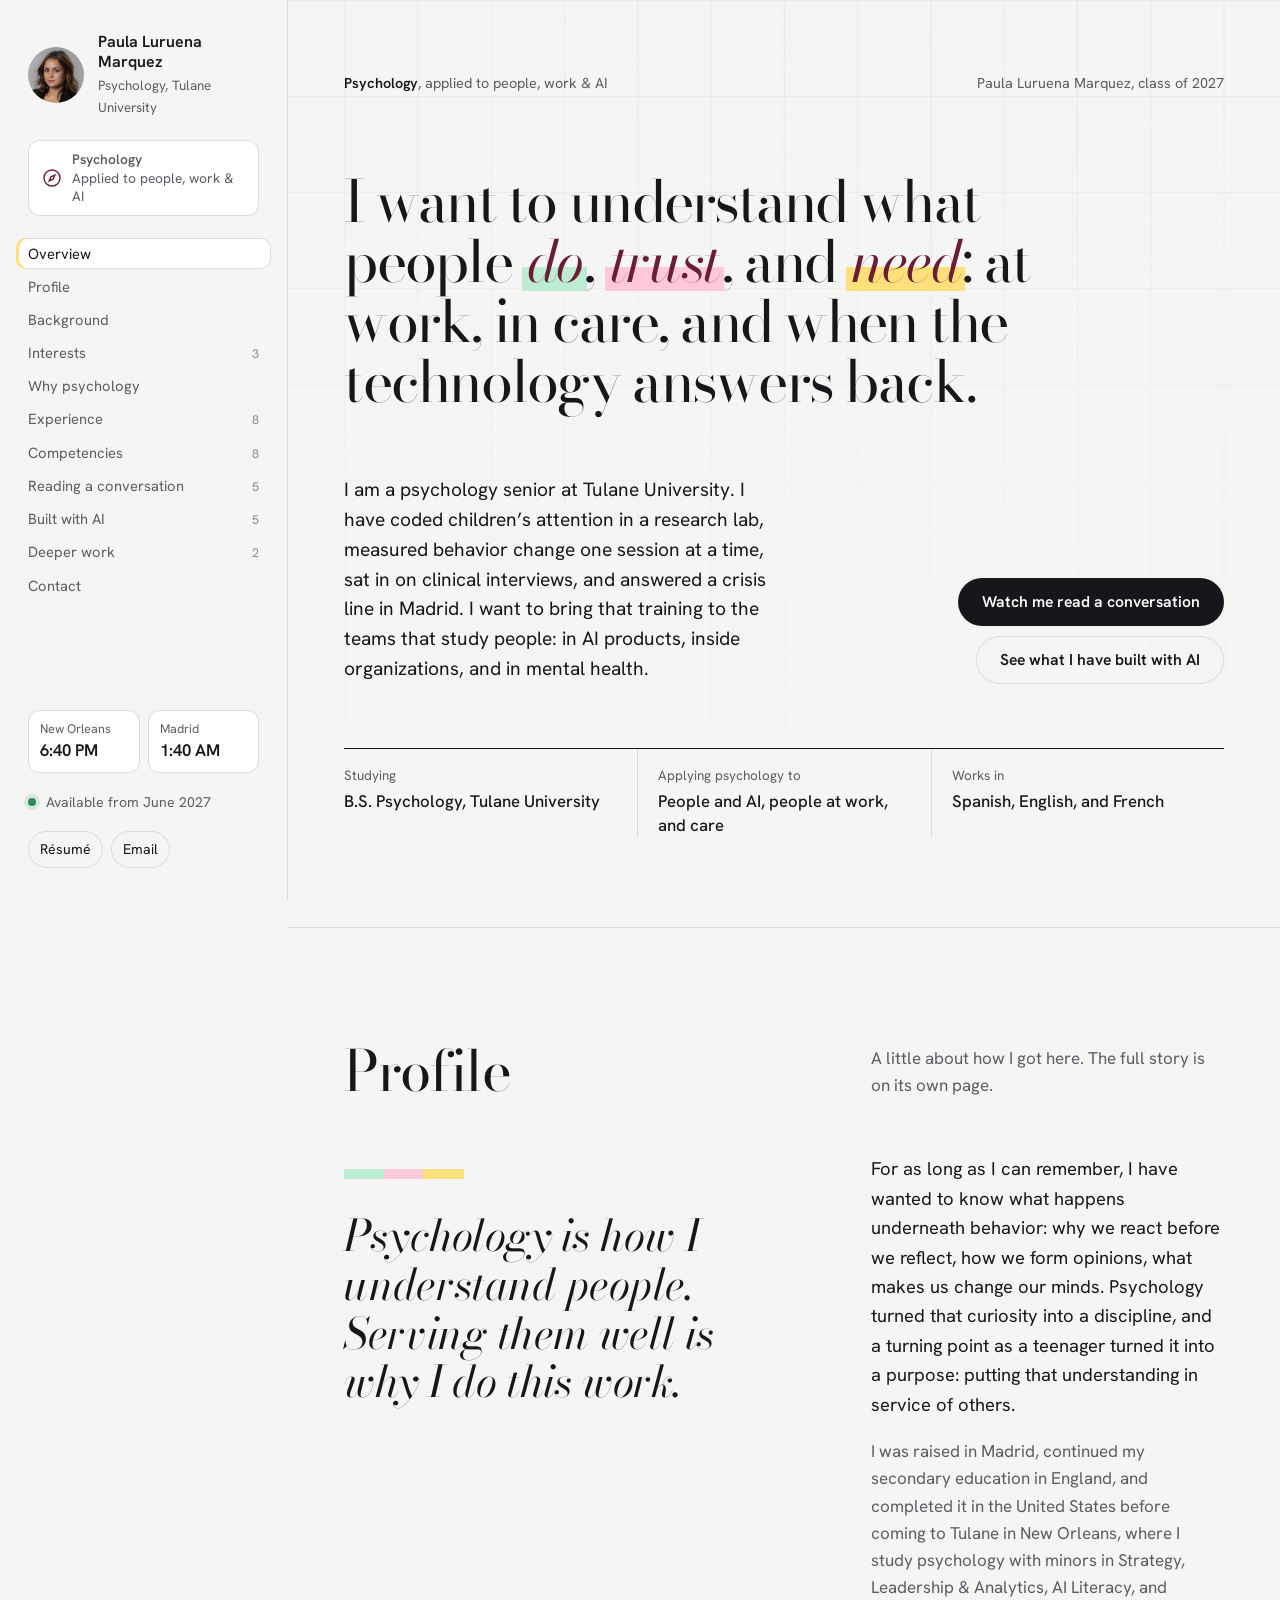
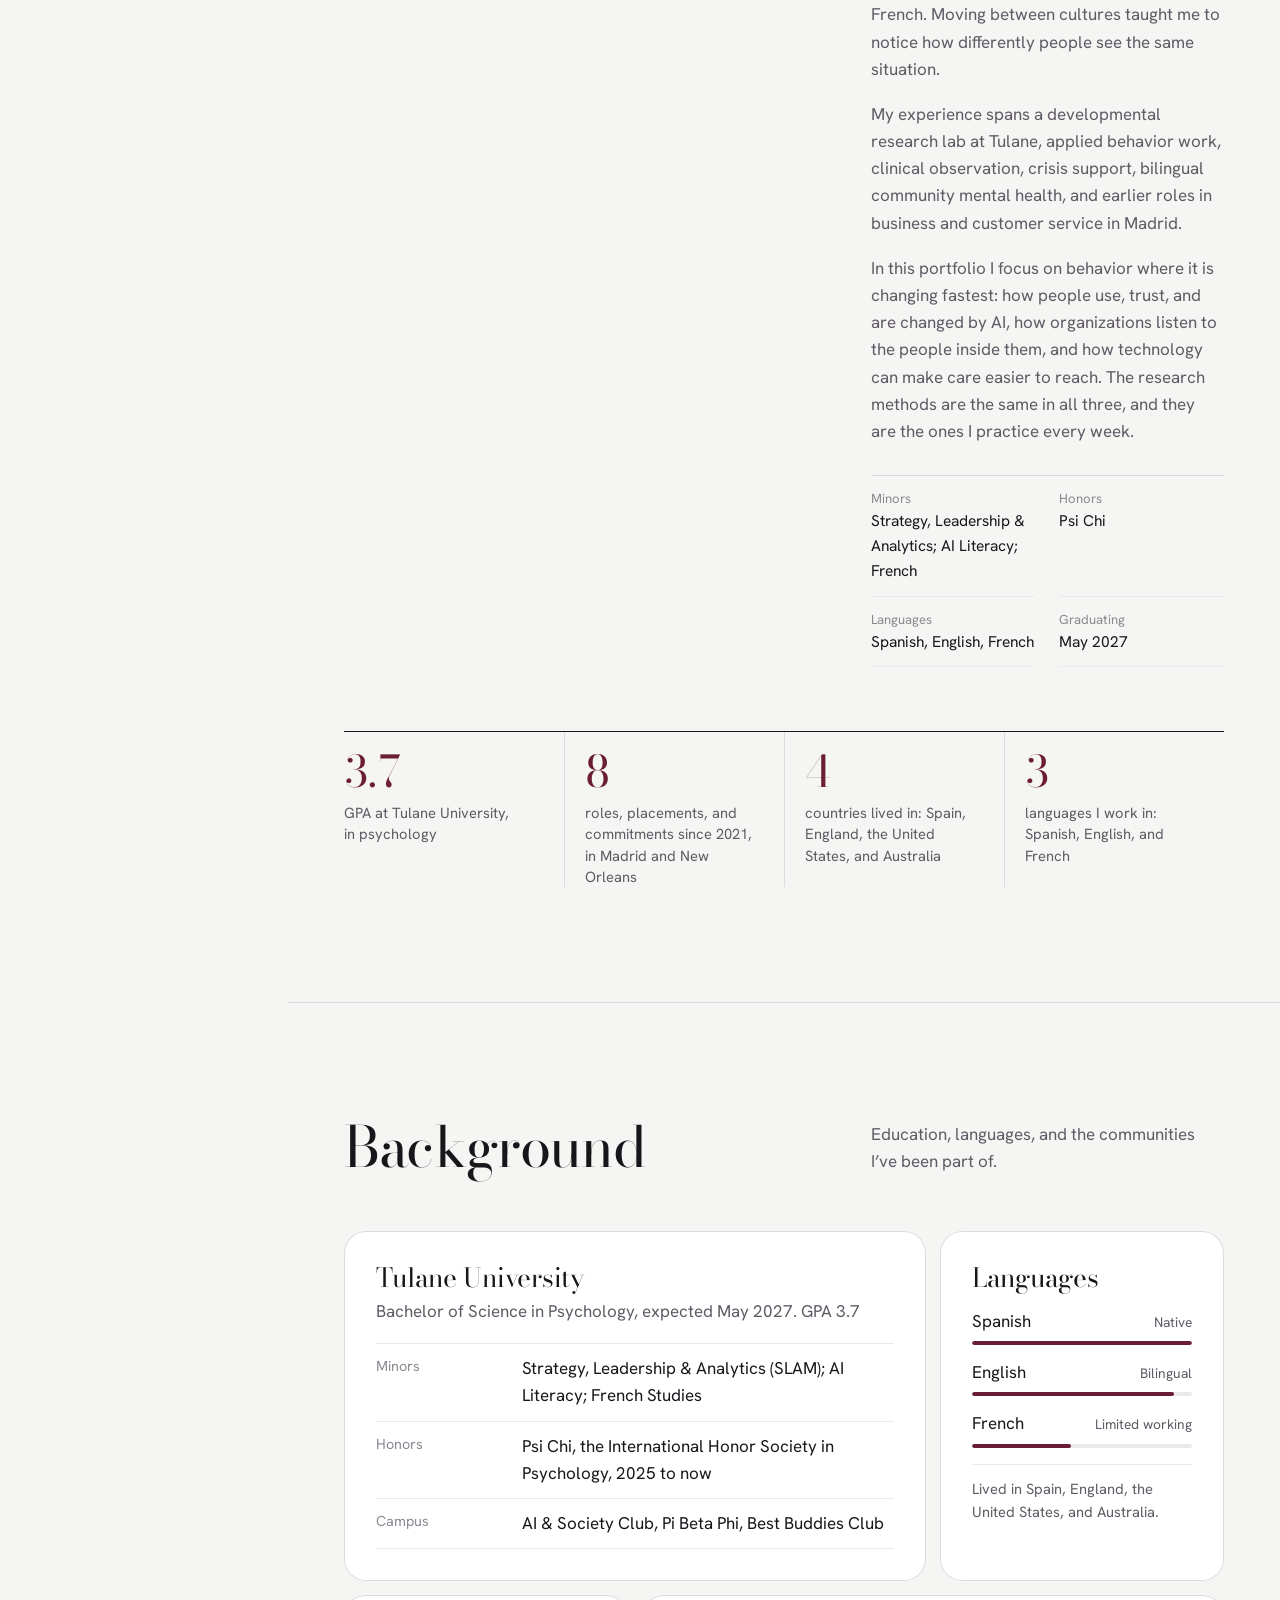
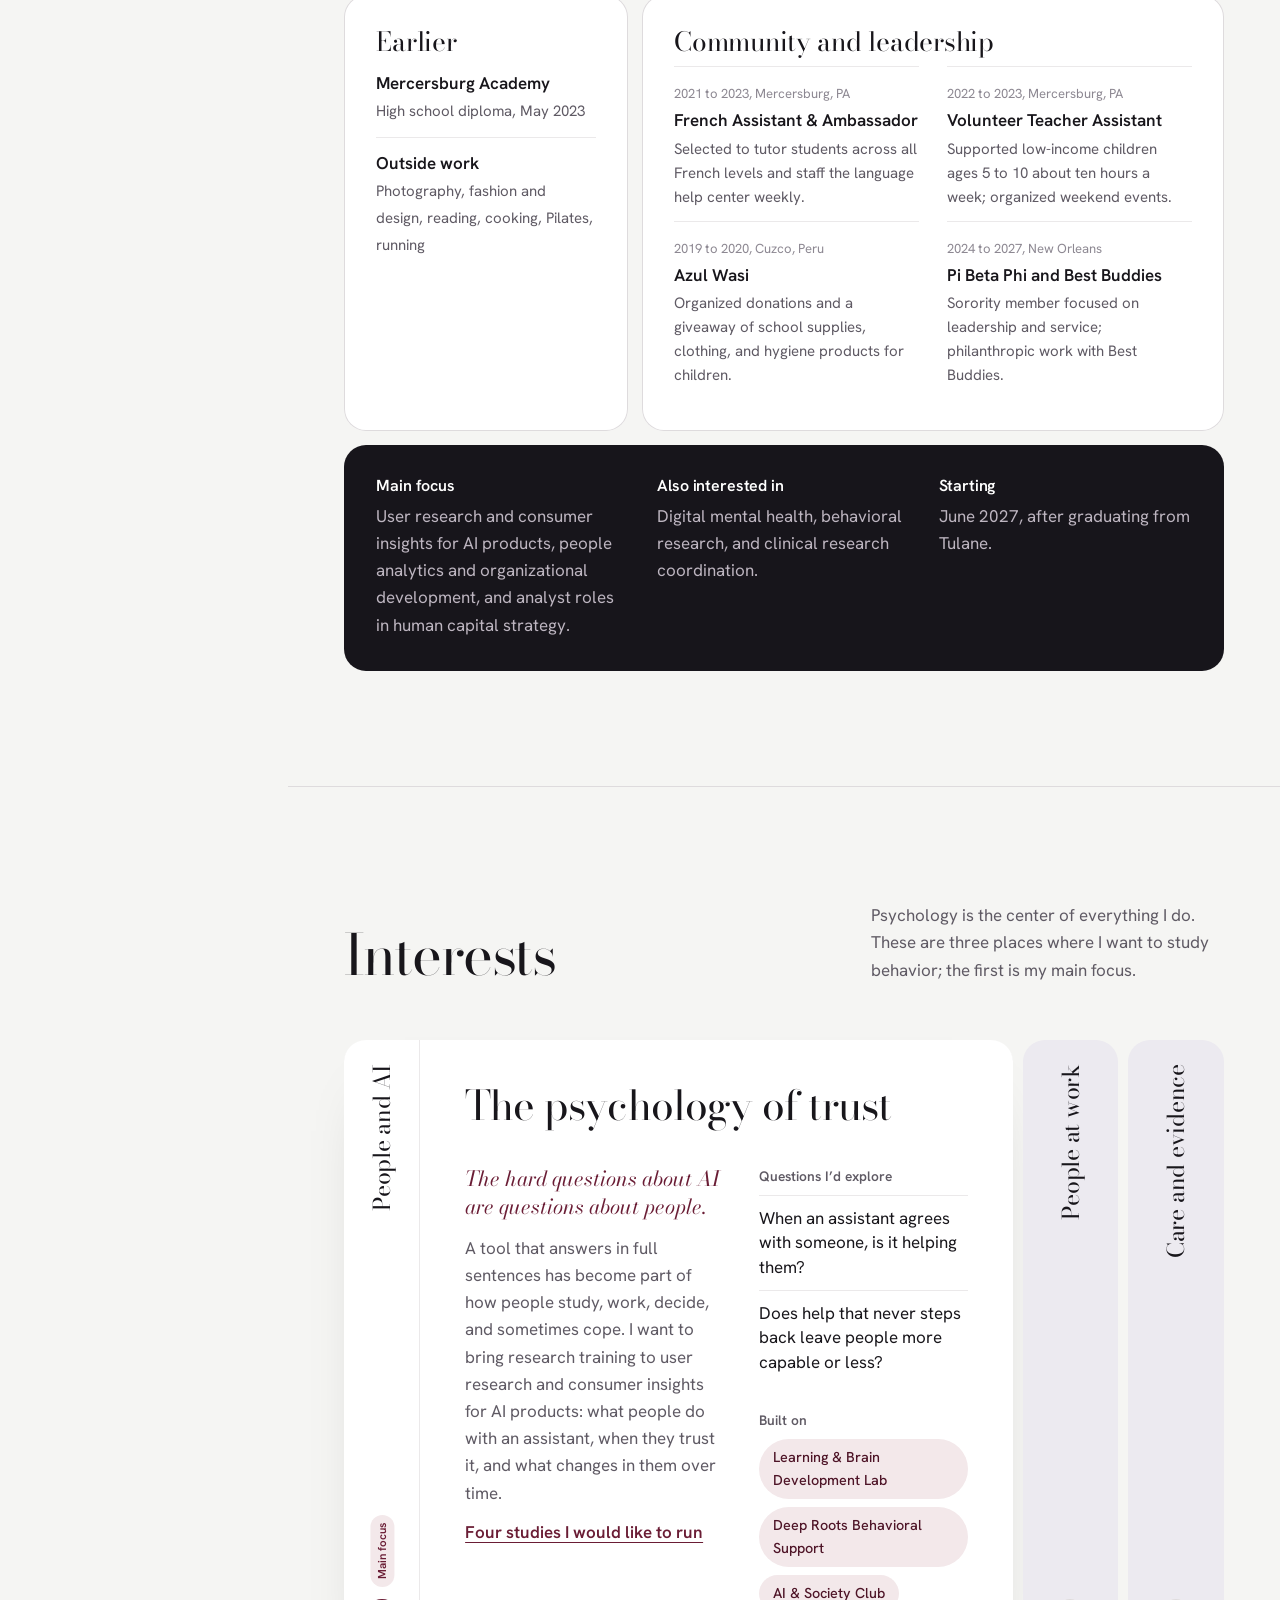
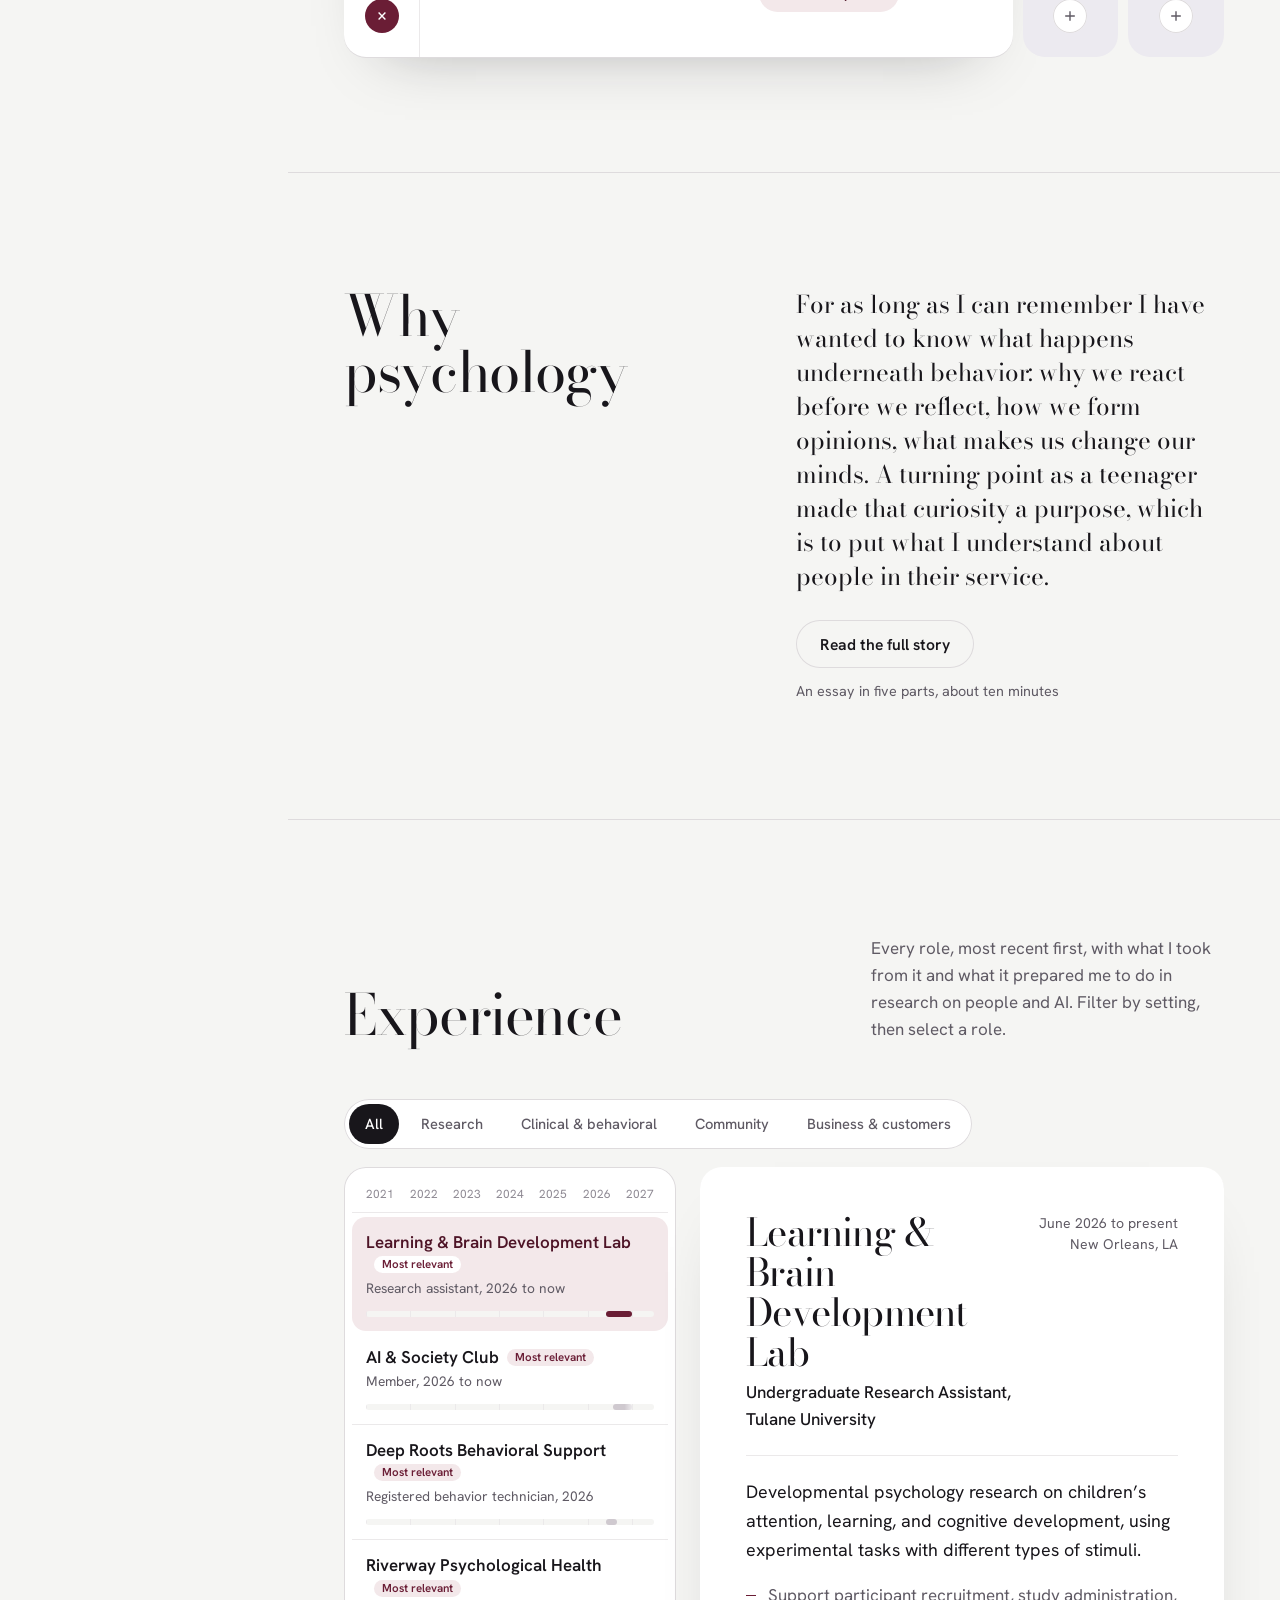
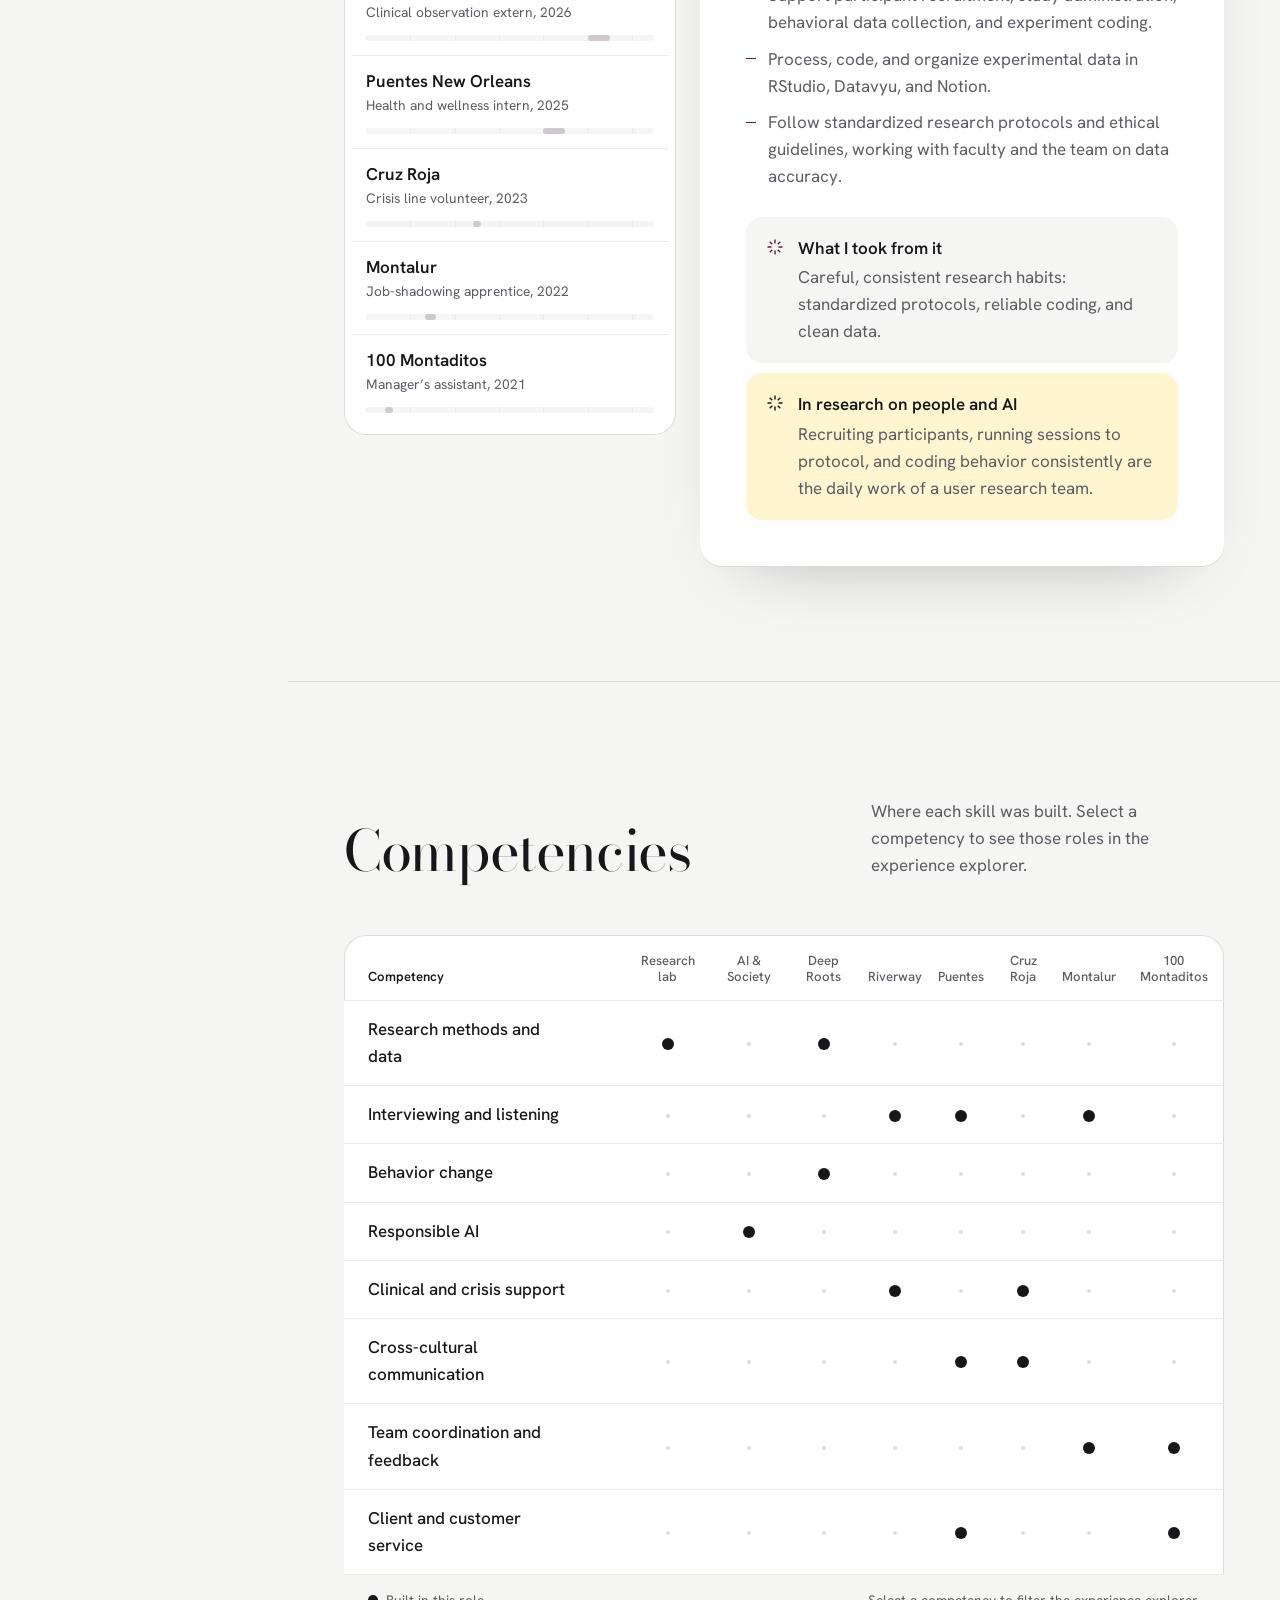
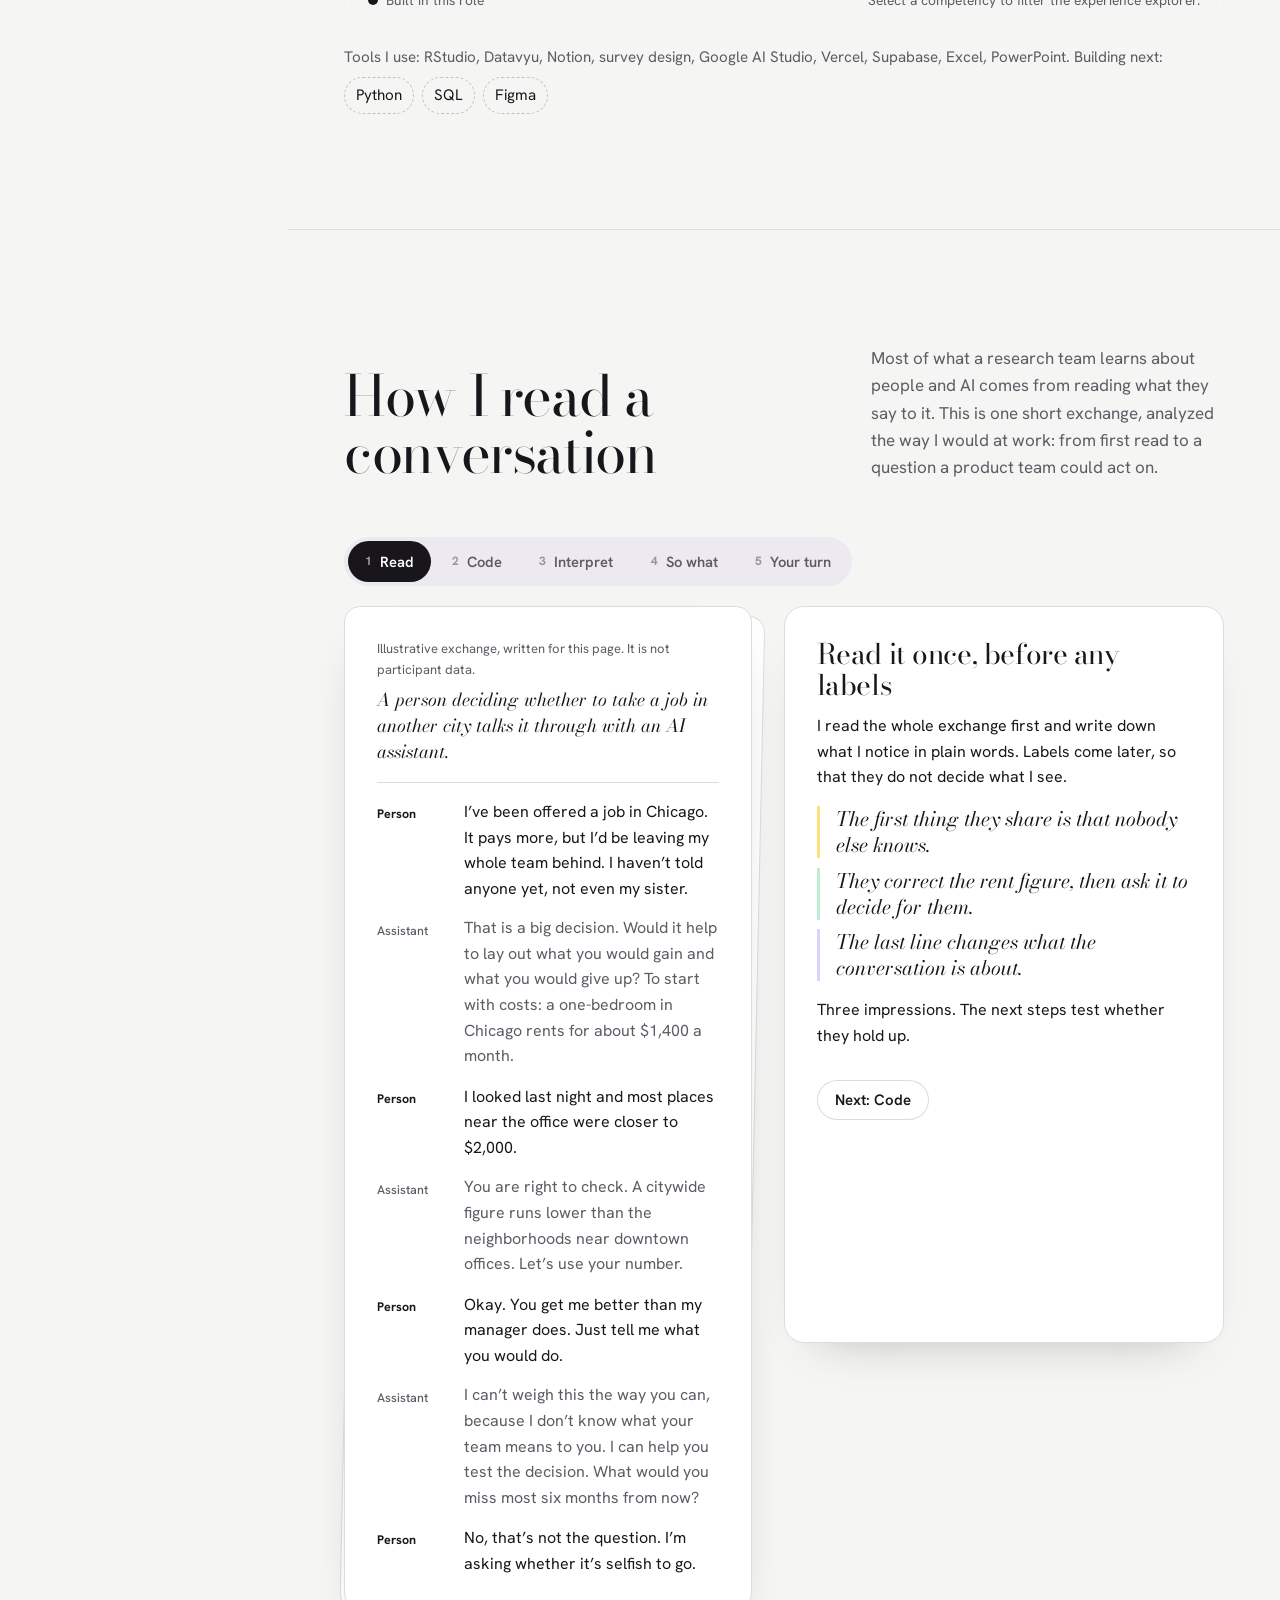
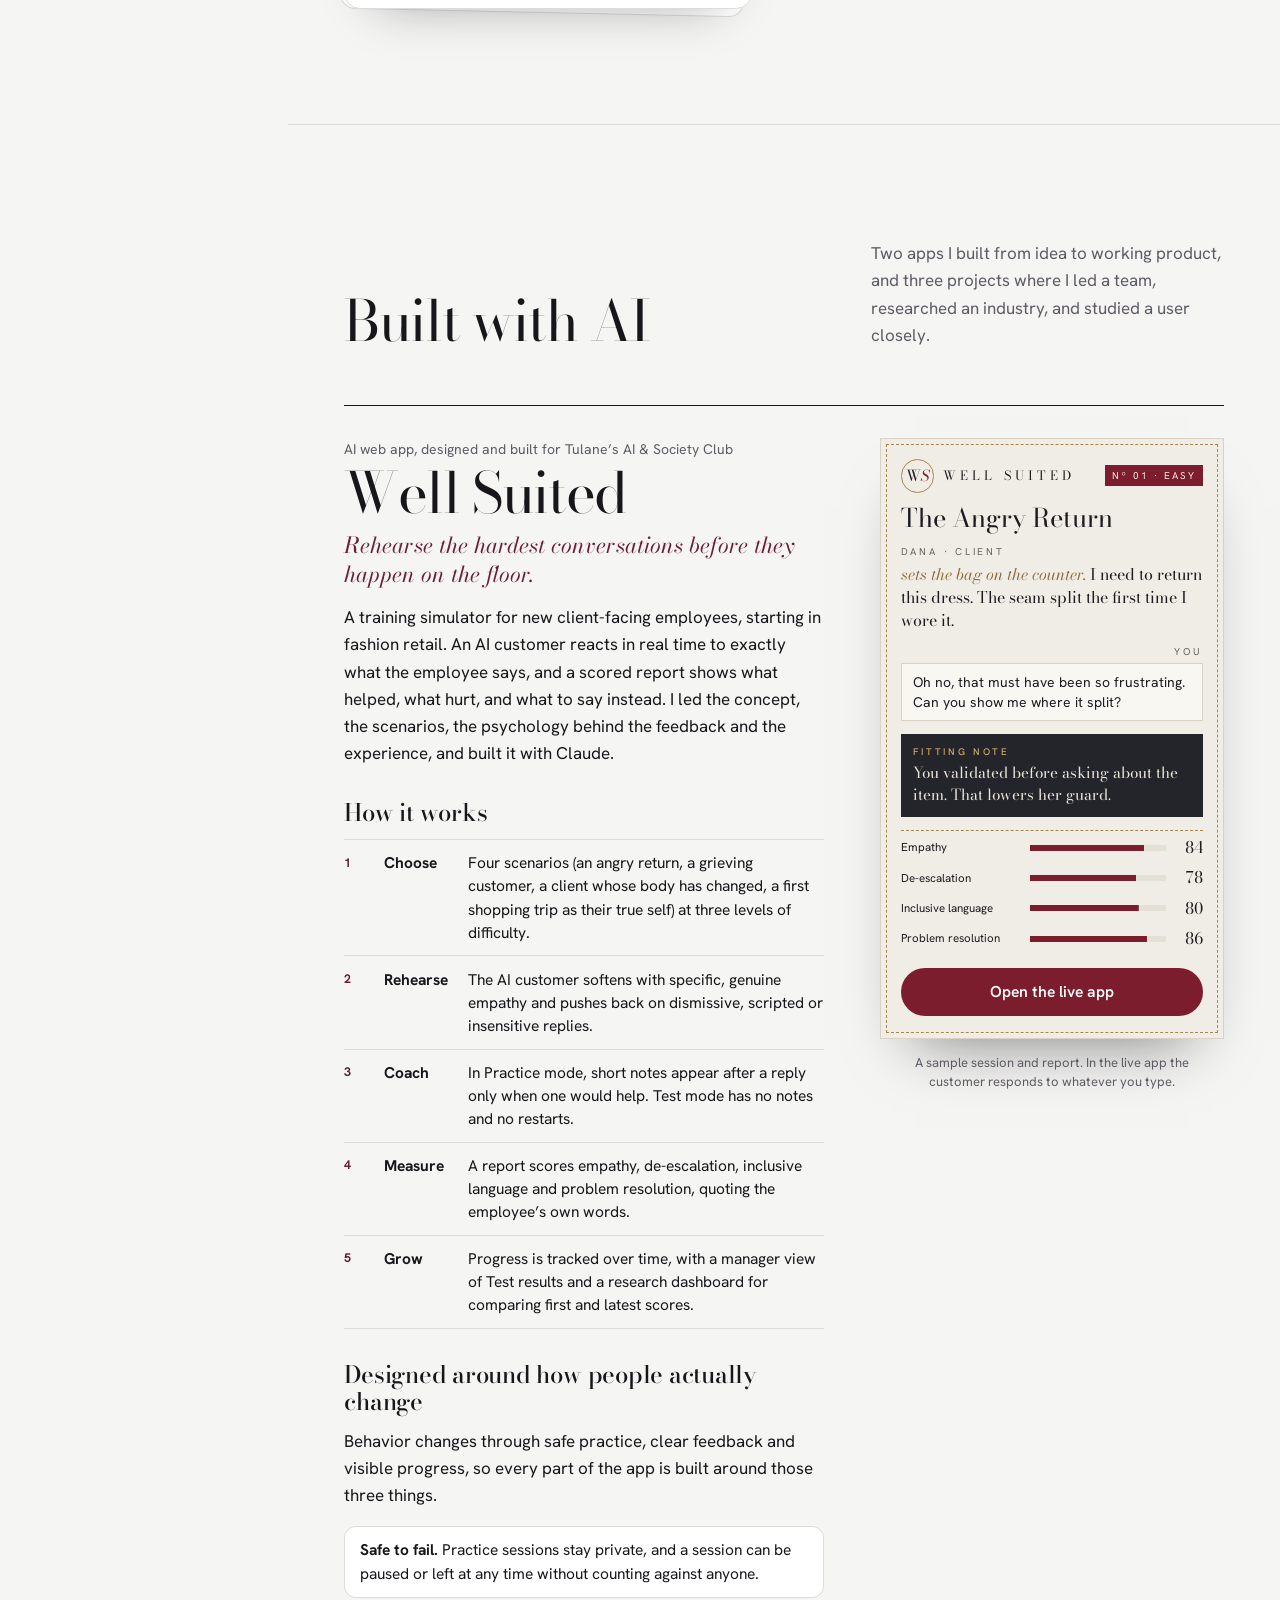
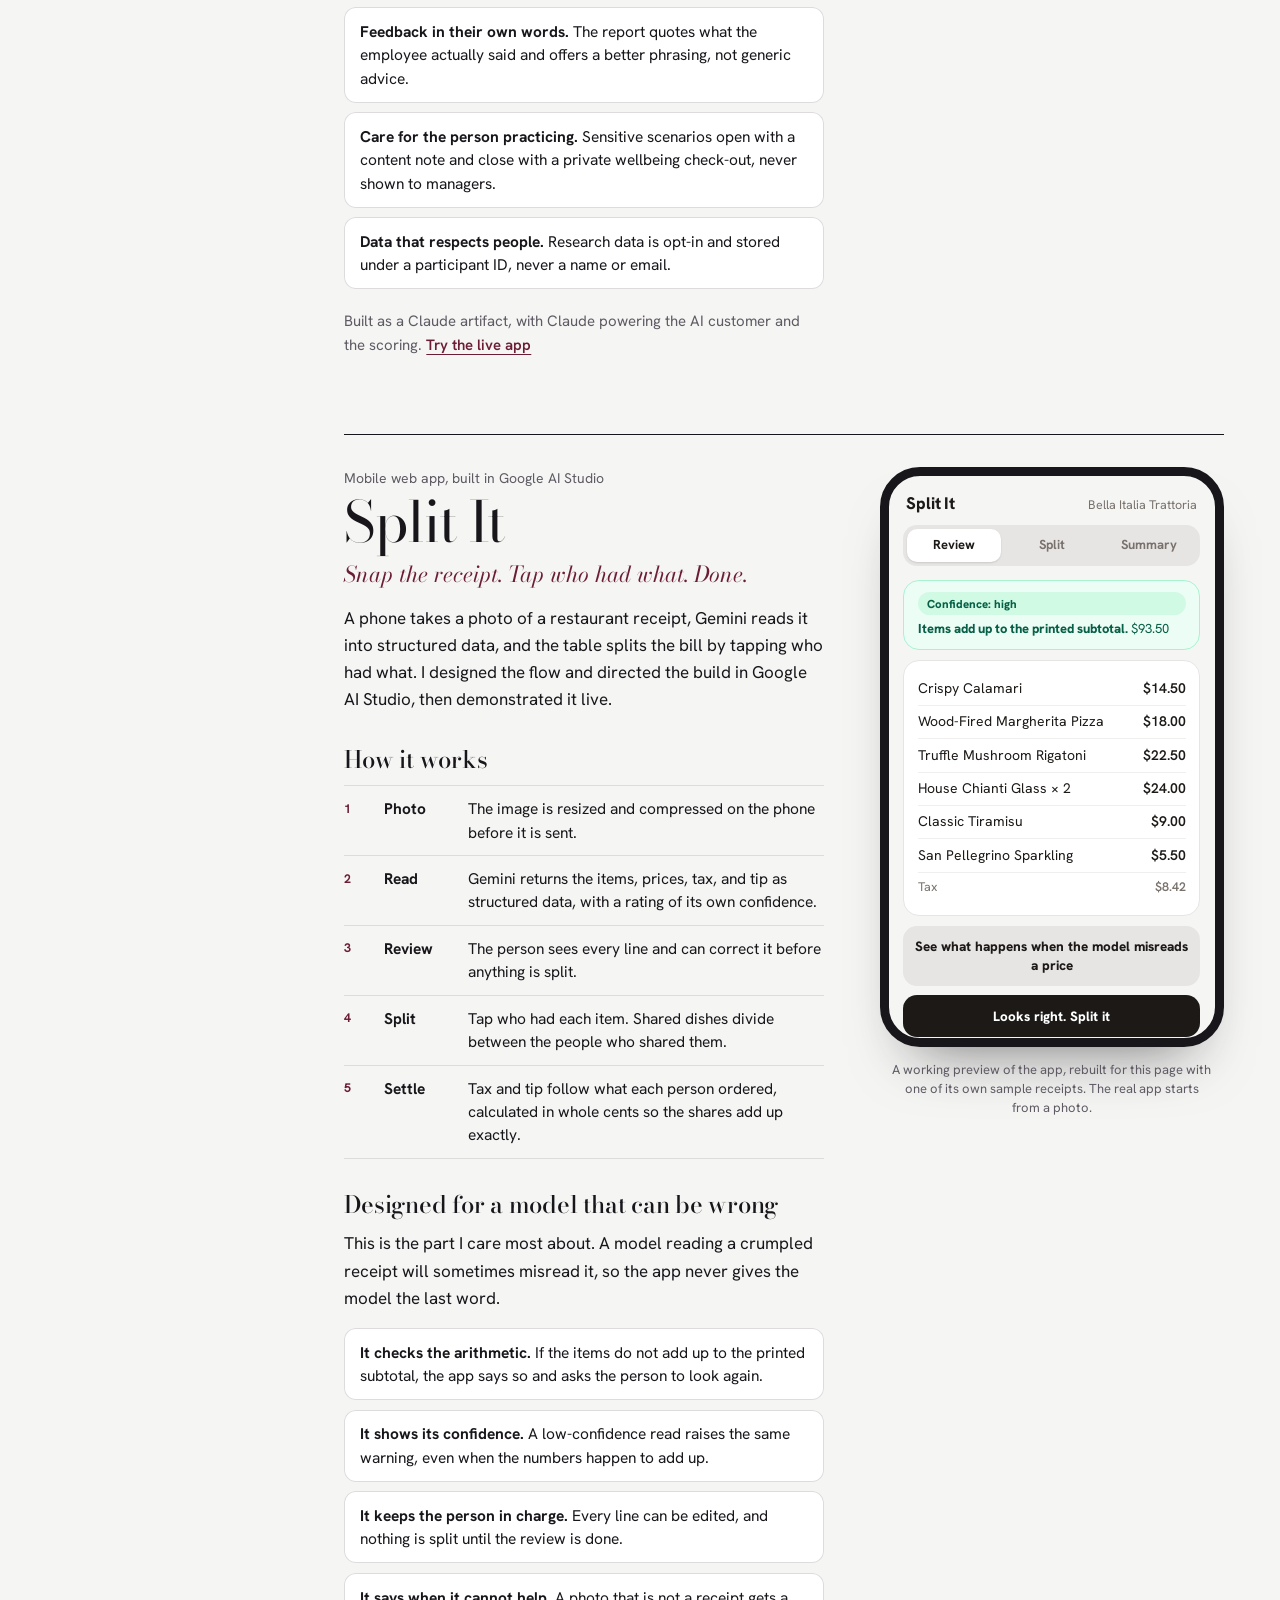
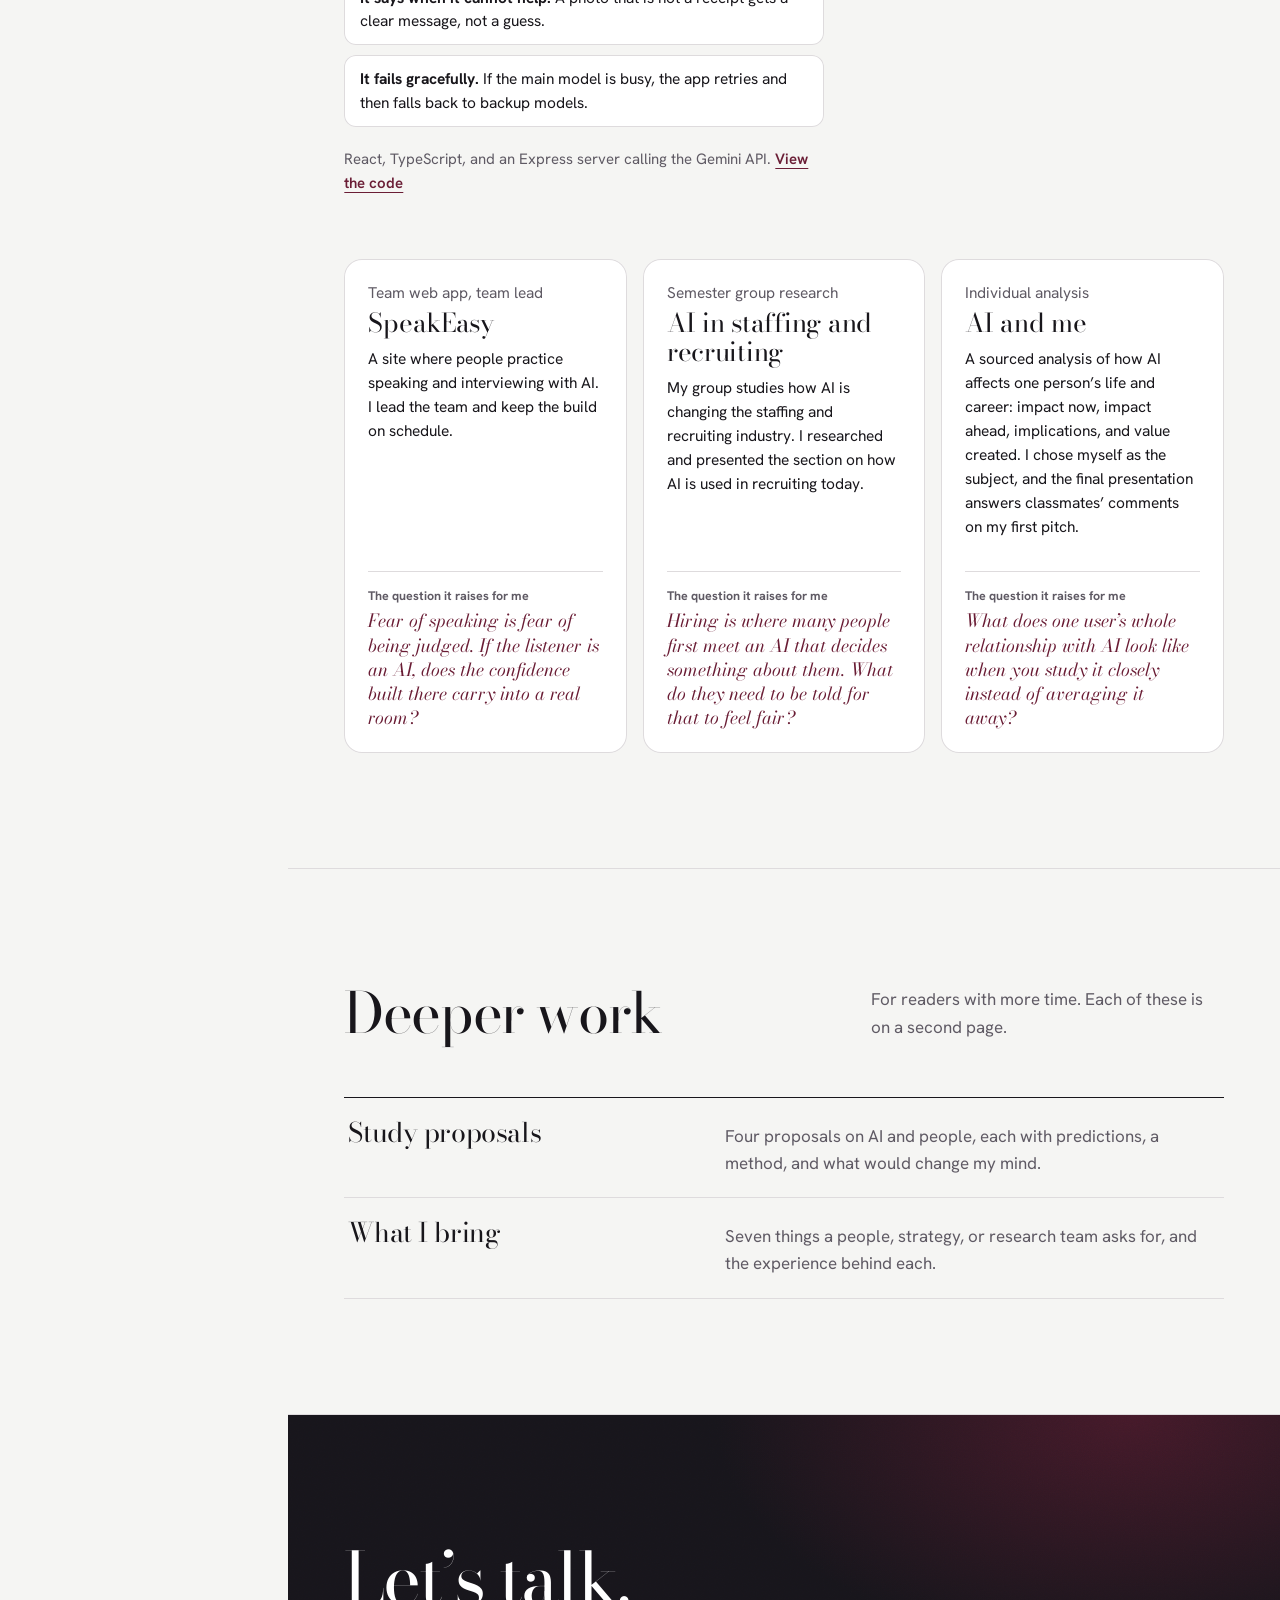
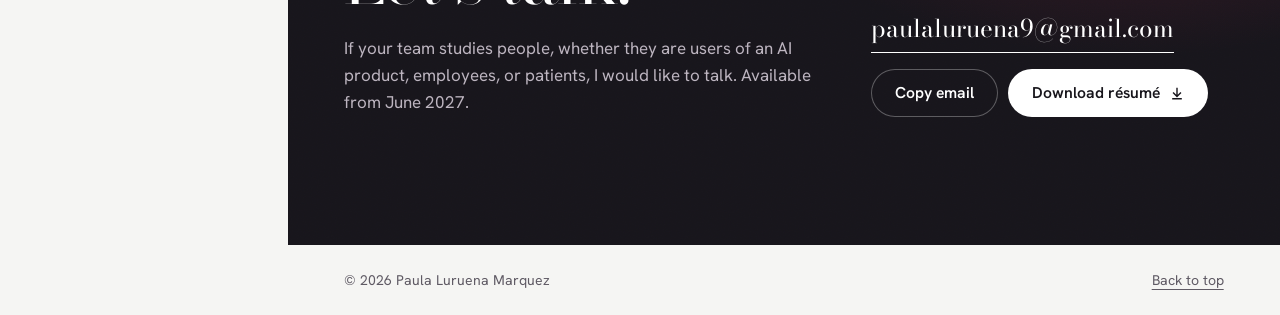
<file: index.html>
<!doctype html>
<html lang="en">
<head>
  <meta charset="UTF-8">
  <meta name="viewport" content="width=device-width, initial-scale=1">
  <meta name="theme-color" content="#f5f5f3">
  <title>Paula Luruena Marquez | Psychology for people, work, and AI</title>
  <meta name="description" content="Portfolio of Paula Luruena Marquez, Tulane psychology senior. Research, clinical, and community experience, applied to how people think, work, and adapt to technology.">
  <meta property="og:title" content="Paula Luruena Marquez | Psychology for people, work, and AI">
  <meta property="og:description" content="Portfolio of Paula Luruena Marquez, Tulane psychology senior. Research, clinical, and community experience, applied to how people think, work, and adapt to technology.">
  <meta property="og:type" content="website">
  <meta property="og:url" content="https://paulaluruena.github.io/Paula_Luruena_Portfolio_BehaviorWorkAI/">
  <link rel="canonical" href="https://paulaluruena.github.io/Paula_Luruena_Portfolio_BehaviorWorkAI/">
  <link rel="icon" type="image/svg+xml" href="data:image/svg+xml,%3Csvg xmlns='http://www.w3.org/2000/svg' viewBox='0 0 64 64'%3E%3Crect width='64' height='64' rx='32' fill='%2318161b'/%3E%3Ctext x='32' y='42' text-anchor='middle' font-family='Didot,Georgia,serif' font-size='26' fill='%23f5f5f3'%3EPL%3C/text%3E%3C/svg%3E">
  <link rel="preload" href="assets/bodoni-moda-latin-opsz-normal.woff2" as="font" type="font/woff2" crossorigin>
  <link rel="preload" href="assets/hanken-grotesk-latin-wght-normal.woff2" as="font" type="font/woff2" crossorigin>
  <link rel="stylesheet" href="styles.css">
  <script>document.documentElement.className = "js";</script>
  <script src="script.js" defer></script>
</head>
<body class="site-behavior">
  <a class="skip-link" href="#main">Skip to content</a>
  <header class="rail">
    <a class="id" href="#top"><img src="assets/paula-avatar.jpg" width="56" height="56" alt="Paula Luruena Marquez"><span><span class="id-name">Paula Luruena Marquez</span><span class="id-role">Psychology, Tulane University</span></span></a>
    <button class="menu-toggle" type="button" aria-controls="drawer" aria-expanded="false"><span>Menu</span></button>
    <div class="rail-drawer" id="drawer">
      <p class="track-label"><svg width="20" height="20" viewBox="0 0 20 20" fill="none" stroke="currentColor" stroke-width="1.4" aria-hidden="true"><circle cx="10" cy="10" r="8"/><path d="m12.8 7.2-1.7 3.9-3.9 1.7 1.7-3.9z"/></svg><span><strong>Psychology</strong><span>Applied to people, work &amp; AI</span></span></p>
      <nav class="rail-nav" id="navigation" aria-label="Sections"><a href="#top">Overview</a><a href="#profile">Profile</a><a href="#background">Background</a><a href="#focus">Interests<small>3</small></a><a href="#story">Why psychology</a><a href="#experience">Experience<small>8</small></a><a href="#competencies">Competencies<small>8</small></a><a href="#reading">Reading a conversation<small>5</small></a><a href="#built">Built with AI<small>5</small></a><a href="#more">Deeper work<small>2</small></a><a href="#contact">Contact</a></nav>
      <div class="rail-foot">
        <div class="clocks"><p class="clock"><span>New Orleans</span><time data-tz="America/Chicago">&nbsp;</time></p><p class="clock"><span>Madrid</span><time data-tz="Europe/Madrid">&nbsp;</time></p></div>
        <p class="status"><i aria-hidden="true"></i>Available from June 2027</p>
        <p class="rail-links"><a href="assets/Paula-Luruena-Marquez-Resume.pdf" download>Résumé</a><a href="mailto:paulaluruena9@gmail.com">Email</a></p>
      </div>
    </div>
  </header>

  <main id="main">
    <section class="hero hero-behavior" id="top" aria-label="Overview">
      <div class="wrap">
        <p class="hero-top"><span><strong>Psychology</strong>, applied to people, work &amp; AI</span><span>Paula Luruena Marquez, class of 2027</span></p>
        <h1 class="say">I want to understand what people <span class="swipe" data-code="checking">do</span>, <span class="swipe" data-code="person">trust</span>, and <span class="swipe" data-code="handover">need</span>: at work, in care, and when the technology answers back.</h1>
        <div class="hero-grid">
          <p class="hero-intro">I am a psychology senior at Tulane University. I have coded children’s attention in a research lab, measured behavior change one session at a time, sat in on clinical interviews, and answered a crisis line in Madrid. I want to bring that training to the teams that study people: in AI products, inside organizations, and in mental health.</p>
          <p class="hero-actions"><a class="button" href="#reading">Watch me read a conversation</a><a class="button button-line" href="#built">See what I have built with AI</a></p>
        </div>
        <dl class="facts">
          <div><dt>Studying</dt><dd>B.S. Psychology, Tulane University</dd></div>
          <div><dt>Applying psychology to</dt><dd>People and AI, people at work, and care</dd></div>
          <div><dt>Works in</dt><dd>Spanish, English, and French</dd></div>
        </dl>
      </div>
    </section>

    <section class="section" id="profile" aria-labelledby="profile-title">
      <div class="wrap">
        <div class="section-head"><h2 id="profile-title">Profile</h2><p>A little about how I got here. The full story is on its own page.</p></div>
        <div class="profile-grid">
          <blockquote class="statement"><p>Psychology is how I understand people. Serving them well is why I do this work.</p></blockquote>
          <div class="bio"><p>For as long as I can remember, I have wanted to know what happens underneath behavior: why we react before we reflect, how we form opinions, what makes us change our minds. Psychology turned that curiosity into a discipline, and a turning point as a teenager turned it into a purpose: putting that understanding in service of others.</p><p>I was raised in Madrid, continued my secondary education in England, and completed it in the United States before coming to Tulane in New Orleans, where I study psychology with minors in Strategy, Leadership &amp; Analytics, AI Literacy, and French. Moving between cultures taught me to notice how differently people see the same situation.</p><p>My experience spans a developmental research lab at Tulane, applied behavior work, clinical observation, crisis support, bilingual community mental health, and earlier roles in business and customer service in Madrid.</p><p>In this portfolio I focus on behavior where it is changing fastest: how people use, trust, and are changed by AI, how organizations listen to the people inside them, and how technology can make care easier to reach. The research methods are the same in all three, and they are the ones I practice every week.</p>
            <dl class="glance">
              <div><dt>Minors</dt><dd>Strategy, Leadership &amp; Analytics; AI Literacy; French</dd></div>
              <div><dt>Honors</dt><dd>Psi Chi</dd></div>
              <div><dt>Languages</dt><dd>Spanish, English, French</dd></div>
              <div><dt>Graduating</dt><dd>May 2027</dd></div>
            </dl>
          </div>
        </div>
        <dl class="record"><div><dt>3.7</dt><dd>GPA at Tulane University, in psychology</dd></div><div><dt>8</dt><dd>roles, placements, and commitments since 2021, in Madrid and New Orleans</dd></div><div><dt>4</dt><dd>countries lived in: Spain, England, the United States, and Australia</dd></div><div><dt>3</dt><dd>languages I work in: Spanish, English, and French</dd></div></dl>
      </div>
    </section>

    <section class="section" id="background" aria-labelledby="background-title">
      <div class="wrap">
        <div class="section-head"><h2 id="background-title">Background</h2><p>Education, languages, and the communities I’ve been part of.</p></div>
        <div class="bento">
          <article class="tile tile-edu">
            <h3>Tulane University</h3><p>Bachelor of Science in Psychology, expected May 2027. GPA 3.7</p>
            <dl class="kv">
              <div><dt>Minors</dt><dd>Strategy, Leadership &amp; Analytics (SLAM); AI Literacy; French Studies</dd></div>
              <div><dt>Honors</dt><dd>Psi Chi, the International Honor Society in Psychology, 2025 to now</dd></div>
              <div><dt>Campus</dt><dd>AI &amp; Society Club, Pi Beta Phi, Best Buddies Club</dd></div>
            </dl>
          </article>
          <article class="tile tile-lang">
            <h3>Languages</h3>
            <ul class="langs">
              <li><span>Spanish</span><span class="lvl">Native</span><span class="bar"><i style="--v:100%"></i></span></li>
              <li><span>English</span><span class="lvl">Bilingual</span><span class="bar"><i style="--v:92%"></i></span></li>
              <li><span>French</span><span class="lvl">Limited working</span><span class="bar"><i style="--v:45%"></i></span></li>
            </ul>
            <p class="lived">Lived in Spain, England, the United States, and Australia.</p>
          </article>
          <article class="tile tile-earlier">
            <h3>Earlier</h3>
            <ul class="earlier-list">
              <li><strong>Mercersburg Academy</strong><span>High school diploma, May 2023</span></li>
              <li><strong>Outside work</strong><span>Photography, fashion and design, reading, cooking, Pilates, running</span></li>
            </ul>
          </article>
          <article class="tile tile-community">
            <h3>Community and leadership</h3>
            <ul class="community-list">
              <li><span class="when">2021 to 2023, Mercersburg, PA</span><strong>French Assistant &amp; Ambassador</strong><p>Selected to tutor students across all French levels and staff the language help center weekly.</p></li>
              <li><span class="when">2022 to 2023, Mercersburg, PA</span><strong>Volunteer Teacher Assistant</strong><p>Supported low-income children ages 5 to 10 about ten hours a week; organized weekend events.</p></li>
              <li><span class="when">2019 to 2020, Cuzco, Peru</span><strong>Azul Wasi</strong><p>Organized donations and a giveaway of school supplies, clothing, and hygiene products for children.</p></li>
              <li><span class="when">2024 to 2027, New Orleans</span><strong>Pi Beta Phi and Best Buddies</strong><p>Sorority member focused on leadership and service; philanthropic work with Best Buddies.</p></li>
            </ul>
          </article>
          <div class="tile tile-targets"><div><h3>Main focus</h3><p>User research and consumer insights for AI products, people analytics and organizational development, and analyst roles in human capital strategy.</p></div><div><h3>Also interested in</h3><p>Digital mental health, behavioral research, and clinical research coordination.</p></div><div><h3>Starting</h3><p>June 2027, after graduating from Tulane.</p></div></div>
        </div>
      </div>
    </section>

    <section class="section" id="focus" aria-labelledby="focus-title">
      <div class="wrap">
        <div class="section-head"><h2 id="focus-title">Interests</h2><p>Psychology is the center of everything I do. These are three places where I want to study behavior; the first is my main focus.</p></div>
        <div class="panels "><div class="panel is-open">
            <button class="panel-toggle" type="button" aria-expanded="true" aria-controls="focus-0"><span class="vlabel">People and AI</span><span class="primary-tag">Main focus</span><span class="glyph"><svg width="14" height="14" viewBox="0 0 16 16" fill="none" stroke="currentColor" stroke-width="1.6" aria-hidden="true"><path d="M8 2.5v11M2.5 8h11"/></svg></span></button>
            <div class="panel-body" id="focus-0" role="region" aria-label="People and AI">
              <h3>The psychology of trust</h3>
              <div class="panel-copy"><p class="panel-lead">The hard questions about AI are questions about people.</p><p>A tool that answers in full sentences has become part of how people study, work, decide, and sometimes cope. I want to bring research training to user research and consumer insights for AI products: what people do with an assistant, when they trust it, and what changes in them over time.</p><p><a class="text-link" href="depth.html#proposals">Four studies I would like to run</a></p></div>
              <div class="panel-aside"><h4>Questions I’d explore</h4><ul><li>When an assistant agrees with someone, is it helping them?</li><li>Does help that never steps back leave people more capable or less?</li></ul><h4>Built on</h4><div class="chips"><a class="chip-link" href="#r-lab">Learning &amp; Brain Development Lab</a><a class="chip-link" href="#r-deeproots">Deep Roots Behavioral Support</a><a class="chip-link" href="#r-aiclub">AI &amp; Society Club</a></div></div>
            </div>
          </div><div class="panel">
            <button class="panel-toggle" type="button" aria-expanded="false" aria-controls="focus-1"><span class="vlabel">People at work</span><span class="glyph"><svg width="14" height="14" viewBox="0 0 16 16" fill="none" stroke="currentColor" stroke-width="1.6" aria-hidden="true"><path d="M8 2.5v11M2.5 8h11"/></svg></span></button>
            <div class="panel-body" id="focus-1" role="region" aria-label="People at work">
              <h3>The psychology of work</h3>
              <div class="panel-copy"><p class="panel-lead">Organizations learn the most by listening to their people.</p><p>I want to explore behavior at work: why people stay, grow, or leave, how fair assessment, honest feedback, and good training help teams thrive, and what makes a change take hold instead of stalling. This is where industrial-organizational psychology meets strategy.</p><p><a class="text-link" href="depth.html#fit">What I bring to a team</a></p></div>
              <div class="panel-aside"><h4>Questions I’d explore</h4><ul><li>Which early signals predict turnover, and what actually changes them?</li><li>What makes employees trust an AI tool enough to change how they work?</li></ul><h4>Built on</h4><div class="chips"><a class="chip-link" href="#r-montalur">Montalur</a><a class="chip-link" href="#r-lab">Learning &amp; Brain Development Lab</a><a class="chip-link" href="#r-deeproots">Deep Roots Behavioral Support</a></div></div>
            </div>
          </div><div class="panel">
            <button class="panel-toggle" type="button" aria-expanded="false" aria-controls="focus-2"><span class="vlabel">Care and evidence</span><span class="glyph"><svg width="14" height="14" viewBox="0 0 16 16" fill="none" stroke="currentColor" stroke-width="1.6" aria-hidden="true"><path d="M8 2.5v11M2.5 8h11"/></svg></span></button>
            <div class="panel-body" id="focus-2" role="region" aria-label="Care and evidence">
              <h3>The psychology of support</h3>
              <div class="panel-copy"><p class="panel-lead">Technology can widen access to care, if it understands people.</p><p>I want to explore how people behave with mental health tools: what makes them open up, trust, and come back, and how AI can help while staying evidence-based, private, and humane. My clinical and research training is where this started, and good care still depends on good questions and clean data.</p></div>
              <div class="panel-aside"><h4>Questions I’d explore</h4><ul><li>How should a tool recognize a crisis and connect someone to a human quickly?</li><li>What makes people trust, or stop trusting, a mental health app?</li></ul><h4>Built on</h4><div class="chips"><a class="chip-link" href="#r-riverway">Riverway Psychological Health</a><a class="chip-link" href="#r-cruzroja">Cruz Roja</a><a class="chip-link" href="#r-puentes">Puentes New Orleans</a></div></div>
            </div>
          </div></div>
      </div>
    </section>

    <section class="section" id="story" aria-labelledby="story-title">
      <div class="wrap teaser">
        <h2 id="story-title">Why psychology</h2>
        <div><p>For as long as I can remember I have wanted to know what happens underneath behavior: why we react before we reflect, how we form opinions, what makes us change our minds. A turning point as a teenager made that curiosity a purpose, which is to put what I understand about people in their service.</p>
        <p><a class="button button-line" href="story.html">Read the full story</a><span class="teaser-meta">An essay in five parts, about ten minutes</span></p></div>
      </div>
    </section>

    <section class="section" id="experience" aria-labelledby="experience-title">
      <div class="wrap">
        <div class="section-head"><h2 id="experience-title">Experience</h2><p>Every role, most recent first, with what I took from it and what it prepared me to do in research on people and AI. Filter by setting, then select a role.</p></div>
        <div class="explorer">
          <div class="explorer-tools">
            <div class="filters" role="group" aria-label="Filter roles"><button type="button" data-filter="all" aria-pressed="true">All</button><button type="button" data-filter="research" aria-pressed="false">Research</button><button type="button" data-filter="clinical" aria-pressed="false">Clinical &amp; behavioral</button><button type="button" data-filter="community" aria-pressed="false">Community</button><button type="button" data-filter="business" aria-pressed="false">Business &amp; customers</button></div>
            <p class="filter-status" role="status" hidden><span></span><button type="button">Show all</button></p>
          </div>
          <div class="explorer-body">
            <div class="role-list">
              <p class="axis" aria-hidden="true"><span>2021</span><span>2022</span><span>2023</span><span>2024</span><span>2025</span><span>2026</span><span>2027</span></p>
              <ul class="role-nav" aria-label="Roles"><li><button type="button" data-role="r-lab" data-cats="research" data-skills="research"><strong>Learning &amp; Brain Development Lab<em class="rel">Most relevant</em></strong><span class="sub">Research assistant, 2026 to now</span><span class="track" aria-hidden="true"><b class="ongoing" data-start="2026-06" style="--s:83.33%;--w:6.41%"></b></span></button></li><li><button type="button" data-role="r-aiclub" data-cats="research community" data-skills="ai"><strong>AI &amp; Society Club<em class="rel">Most relevant</em></strong><span class="sub">Member, 2026 to now</span><span class="track" aria-hidden="true"><b class="ongoing" data-start="2026-08" style="--s:85.90%;--w:3.85%"></b></span></button></li><li><button type="button" data-role="r-deeproots" data-cats="clinical" data-skills="research behavior"><strong>Deep Roots Behavioral Support<em class="rel">Most relevant</em></strong><span class="sub">Registered behavior technician, 2026</span><span class="track" aria-hidden="true"><b style="--s:83.33%;--w:3.85%"></b></span></button></li><li><button type="button" data-role="r-riverway" data-cats="clinical" data-skills="interviewing clinical"><strong>Riverway Psychological Health<em class="rel">Most relevant</em></strong><span class="sub">Clinical observation extern, 2026</span><span class="track" aria-hidden="true"><b style="--s:76.92%;--w:7.69%"></b></span></button></li><li><button type="button" data-role="r-puentes" data-cats="community" data-skills="interviewing service culture"><strong>Puentes New Orleans</strong><span class="sub">Health and wellness intern, 2025</span><span class="track" aria-hidden="true"><b style="--s:61.54%;--w:7.69%"></b></span></button></li><li><button type="button" data-role="r-cruzroja" data-cats="community clinical" data-skills="culture clinical"><strong>Cruz Roja</strong><span class="sub">Crisis line volunteer, 2023</span><span class="track" aria-hidden="true"><b style="--s:37.18%;--w:2.56%"></b></span></button></li><li><button type="button" data-role="r-montalur" data-cats="business" data-skills="interviewing leadership"><strong>Montalur</strong><span class="sub">Job-shadowing apprentice, 2022</span><span class="track" aria-hidden="true"><b style="--s:20.51%;--w:3.85%"></b></span></button></li><li><button type="button" data-role="r-montaditos" data-cats="business" data-skills="service leadership"><strong>100 Montaditos</strong><span class="sub">Manager’s assistant, 2021</span><span class="track" aria-hidden="true"><b style="--s:6.41%;--w:2.56%"></b></span></button></li></ul>
            </div>
            <div class="role-panels">
              <article class="role-panel" id="r-lab" tabindex="-1">
                <div class="role-head"><h3>Learning &amp; Brain Development Lab</h3><p class="title">Undergraduate Research Assistant, Tulane University</p><p class="meta">June 2026 to present<br>New Orleans, LA</p></div>
                <p class="role-summary">Developmental psychology research on children’s attention, learning, and cognitive development, using experimental tasks with different types of stimuli.</p>
                <ul><li>Support participant recruitment, study administration, behavioral data collection, and experiment coding.</li><li>Process, code, and organize experimental data in RStudio, Datavyu, and Notion.</li><li>Follow standardized research protocols and ethical guidelines, working with faculty and the team on data accuracy.</li></ul>
                <div class="note"><svg width="18" height="18" viewBox="0 0 18 18" fill="none" stroke="currentColor" stroke-width="1.4" aria-hidden="true"><path d="M9 1.5v4M9 12.5v4M1.5 9h4M12.5 9h4M3.7 3.7l2.6 2.6M11.7 11.7l2.6 2.6M3.7 14.3l2.6-2.6M11.7 6.3l2.6-2.6"/></svg><div><strong>What I took from it</strong><p>Careful, consistent research habits: standardized protocols, reliable coding, and clean data.</p></div></div>
                <div class="note note-alt"><svg width="18" height="18" viewBox="0 0 18 18" fill="none" stroke="currentColor" stroke-width="1.4" aria-hidden="true"><path d="M9 1.5v4M9 12.5v4M1.5 9h4M12.5 9h4M3.7 3.7l2.6 2.6M11.7 11.7l2.6 2.6M3.7 14.3l2.6-2.6M11.7 6.3l2.6-2.6"/></svg><div><strong>In research on people and AI</strong><p>Recruiting participants, running sessions to protocol, and coding behavior consistently are the daily work of a user research team.</p></div></div>
              </article><article class="role-panel" id="r-aiclub" tabindex="-1">
                <div class="role-head"><h3>AI &amp; Society Club</h3><p class="title">Member, Tulane University</p><p class="meta">August 2026 to present<br>New Orleans, LA</p></div>
                <p class="role-summary">Discussions, speaker events, and workshops on the ethical, social, and psychological side of artificial intelligence.</p>
                <ul><li>Explore how emerging technologies shape human behavior and society.</li><li>Work with peers across disciplines on responsible AI, including bias, privacy, and human–AI interaction.</li><li>Connect AI policy and ethics to psychology coursework.</li></ul>
                <div class="note"><svg width="18" height="18" viewBox="0 0 18 18" fill="none" stroke="currentColor" stroke-width="1.4" aria-hidden="true"><path d="M9 1.5v4M9 12.5v4M1.5 9h4M12.5 9h4M3.7 3.7l2.6 2.6M11.7 11.7l2.6 2.6M3.7 14.3l2.6-2.6M11.7 6.3l2.6-2.6"/></svg><div><strong>What I took from it</strong><p>A working understanding of how AI shapes behavior, and of the questions around bias, privacy, and trust.</p></div></div>
                <div class="note note-alt"><svg width="18" height="18" viewBox="0 0 18 18" fill="none" stroke="currentColor" stroke-width="1.4" aria-hidden="true"><path d="M9 1.5v4M9 12.5v4M1.5 9h4M12.5 9h4M3.7 3.7l2.6 2.6M11.7 11.7l2.6 2.6M3.7 14.3l2.6-2.6M11.7 6.3l2.6-2.6"/></svg><div><strong>In research on people and AI</strong><p>Practice arguing about bias, privacy, and trust with engineers, policy students, and philosophers who see the problem differently.</p></div></div>
              </article><article class="role-panel" id="r-deeproots" tabindex="-1">
                <div class="role-head"><h3>Deep Roots Behavioral Support</h3><p class="title">Registered Behavior Technician</p><p class="meta">June to August 2026<br>New Orleans, LA</p></div>
                <p class="role-summary">Individualized Applied Behavior Analysis for children with autism and developmental needs, under BCBA supervision.</p>
                <ul><li>Implemented behavior intervention plans targeting communication, social, behavioral, and adaptive skills.</li><li>Used positive reinforcement, prompting, functional communication training, and behavior reduction procedures.</li><li>Collected progress data and worked with BCBAs on skill acquisition, independence, and generalization across settings.</li></ul>
                <div class="note"><svg width="18" height="18" viewBox="0 0 18 18" fill="none" stroke="currentColor" stroke-width="1.4" aria-hidden="true"><path d="M9 1.5v4M9 12.5v4M1.5 9h4M12.5 9h4M3.7 3.7l2.6 2.6M11.7 11.7l2.6 2.6M3.7 14.3l2.6-2.6M11.7 6.3l2.6-2.6"/></svg><div><strong>What I took from it</strong><p>Hands-on experience changing behavior through reinforcement, measurement, and practice.</p></div></div>
                <div class="note note-alt"><svg width="18" height="18" viewBox="0 0 18 18" fill="none" stroke="currentColor" stroke-width="1.4" aria-hidden="true"><path d="M9 1.5v4M9 12.5v4M1.5 9h4M12.5 9h4M3.7 3.7l2.6 2.6M11.7 11.7l2.6 2.6M3.7 14.3l2.6-2.6M11.7 6.3l2.6-2.6"/></svg><div><strong>In research on people and AI</strong><p>I have measured behavior change session by session and seen how reinforcement shapes a habit. Products shape habits the same way, for better or worse.</p></div></div>
              </article><article class="role-panel" id="r-riverway" tabindex="-1">
                <div class="role-head"><h3>Riverway Psychological Health</h3><p class="title">Clinical Observation &amp; Diagnostic Evaluation Extern</p><p class="meta">January to June 2026<br>New Orleans, LA</p></div>
                <p class="role-summary">Observed individual therapy sessions and diagnostic evaluations across diverse client presentations, under licensed clinicians.</p>
                <ul><li>Exposure to psychological assessment, intake interviews, and differential diagnosis.</li><li>Foundation in evidence-based therapeutic approaches and clinical documentation.</li><li>Grounding in ethical standards for mental health care. An observational role.</li></ul>
                <div class="note"><svg width="18" height="18" viewBox="0 0 18 18" fill="none" stroke="currentColor" stroke-width="1.4" aria-hidden="true"><path d="M9 1.5v4M9 12.5v4M1.5 9h4M12.5 9h4M3.7 3.7l2.6 2.6M11.7 11.7l2.6 2.6M3.7 14.3l2.6-2.6M11.7 6.3l2.6-2.6"/></svg><div><strong>What I took from it</strong><p>A close view of structured interviewing, assessment, and the judgment behind clinical decisions. An observational role.</p></div></div>
                <div class="note note-alt"><svg width="18" height="18" viewBox="0 0 18 18" fill="none" stroke="currentColor" stroke-width="1.4" aria-hidden="true"><path d="M9 1.5v4M9 12.5v4M1.5 9h4M12.5 9h4M3.7 3.7l2.6 2.6M11.7 11.7l2.6 2.6M3.7 14.3l2.6-2.6M11.7 6.3l2.6-2.6"/></svg><div><strong>In research on people and AI</strong><p>Six months of watching skilled interviewers ask one question at a time, wait, and notice what a person leaves out.</p></div></div>
              </article><article class="role-panel" id="r-puentes" tabindex="-1">
                <div class="role-head"><h3>Puentes New Orleans</h3><p class="title">Health &amp; Wellness Department Intern, L.U.N.A. Program</p><p class="meta">January to June 2025<br>New Orleans, LA</p></div>
                <p class="role-summary">Mental health and community wellness initiatives serving the Hispanic community.</p>
                <ul><li>Helped develop mental health workshops for the Hispanic community.</li><li>Gave one-on-one support to people navigating immigration, job applications, education, and cultural adaptation.</li><li>Shadowed mental health advocacy professionals and contributed to community wellness initiatives.</li></ul>
                <div class="note"><svg width="18" height="18" viewBox="0 0 18 18" fill="none" stroke="currentColor" stroke-width="1.4" aria-hidden="true"><path d="M9 1.5v4M9 12.5v4M1.5 9h4M12.5 9h4M3.7 3.7l2.6 2.6M11.7 11.7l2.6 2.6M3.7 14.3l2.6-2.6M11.7 6.3l2.6-2.6"/></svg><div><strong>What I took from it</strong><p>How language, culture, and daily circumstances shape what people need.</p></div></div>
                <div class="note note-alt"><svg width="18" height="18" viewBox="0 0 18 18" fill="none" stroke="currentColor" stroke-width="1.4" aria-hidden="true"><path d="M9 1.5v4M9 12.5v4M1.5 9h4M12.5 9h4M3.7 3.7l2.6 2.6M11.7 11.7l2.6 2.6M3.7 14.3l2.6-2.6M11.7 6.3l2.6-2.6"/></svg><div><strong>In research on people and AI</strong><p>I can sit with people who are rarely invited into technology research, in their language, and hear what they need from a tool.</p></div></div>
              </article><article class="role-panel" id="r-cruzroja" tabindex="-1">
                <div class="role-head"><h3>Cruz Roja</h3><p class="title">Volunteer</p><p class="meta">June to July 2023<br>Madrid, Spain</p></div>
                <p class="role-summary">Crisis support and outreach with the Spanish Red Cross.</p>
                <ul><li>Supported callers in crisis with emotional de-escalation and referrals to mental health resources.</li><li>Conducted wellness checks and shared hot-weather safety guidance with older community members.</li></ul>
                <div class="note"><svg width="18" height="18" viewBox="0 0 18 18" fill="none" stroke="currentColor" stroke-width="1.4" aria-hidden="true"><path d="M9 1.5v4M9 12.5v4M1.5 9h4M12.5 9h4M3.7 3.7l2.6 2.6M11.7 11.7l2.6 2.6M3.7 14.3l2.6-2.6M11.7 6.3l2.6-2.6"/></svg><div><strong>What I took from it</strong><p>Staying calm and clear with people under pressure.</p></div></div>
                <div class="note note-alt"><svg width="18" height="18" viewBox="0 0 18 18" fill="none" stroke="currentColor" stroke-width="1.4" aria-hidden="true"><path d="M9 1.5v4M9 12.5v4M1.5 9h4M12.5 9h4M3.7 3.7l2.6 2.6M11.7 11.7l2.6 2.6M3.7 14.3l2.6-2.6M11.7 6.3l2.6-2.6"/></svg><div><strong>In research on people and AI</strong><p>I know what a person in distress sounds like and when a conversation has to be handed to someone who can do more. Assistants face that moment every day.</p></div></div>
              </article><article class="role-panel" id="r-montalur" tabindex="-1">
                <div class="role-head"><h3>Montalur</h3><p class="title">Job-shadowing Apprentice</p><p class="meta">May to July 2022<br>Madrid, Spain</p></div>
                <p class="role-summary">Supported a company team with presentations, coordination, and employee feedback.</p>
                <ul><li>Prepared presentation materials.</li><li>Coordinated meetings and employee performance and attendance feedback.</li><li>Conducted exit interviews with former employees.</li></ul>
                <div class="note"><svg width="18" height="18" viewBox="0 0 18 18" fill="none" stroke="currentColor" stroke-width="1.4" aria-hidden="true"><path d="M9 1.5v4M9 12.5v4M1.5 9h4M12.5 9h4M3.7 3.7l2.6 2.6M11.7 11.7l2.6 2.6M3.7 14.3l2.6-2.6M11.7 6.3l2.6-2.6"/></svg><div><strong>What I took from it</strong><p>How organizations gather and act on feedback from their people.</p></div></div>
                <div class="note note-alt"><svg width="18" height="18" viewBox="0 0 18 18" fill="none" stroke="currentColor" stroke-width="1.4" aria-hidden="true"><path d="M9 1.5v4M9 12.5v4M1.5 9h4M12.5 9h4M3.7 3.7l2.6 2.6M11.7 11.7l2.6 2.6M3.7 14.3l2.6-2.6M11.7 6.3l2.6-2.6"/></svg><div><strong>In research on people and AI</strong><p>My first interviews: asking people why they left, and turning their answers into something a team could use.</p></div></div>
              </article><article class="role-panel" id="r-montaditos" tabindex="-1">
                <div class="role-head"><h3>100 Montaditos</h3><p class="title">Manager’s Assistant</p><p class="meta">June to July 2021<br>Madrid, Spain</p></div>
                <p class="role-summary">Front-of-house support in a fast-paced, high-volume restaurant chain.</p>
                <ul><li>Organized and coordinated assigned tasks for other employees.</li><li>Developed leadership skills in a physically demanding, customer-facing industry.</li><li>Gained experience in customer service and team operations.</li></ul>
                <div class="note"><svg width="18" height="18" viewBox="0 0 18 18" fill="none" stroke="currentColor" stroke-width="1.4" aria-hidden="true"><path d="M9 1.5v4M9 12.5v4M1.5 9h4M12.5 9h4M3.7 3.7l2.6 2.6M11.7 11.7l2.6 2.6M3.7 14.3l2.6-2.6M11.7 6.3l2.6-2.6"/></svg><div><strong>What I took from it</strong><p>Leading tasks and serving customers in a fast-paced environment.</p></div></div>
                <div class="note note-alt"><svg width="18" height="18" viewBox="0 0 18 18" fill="none" stroke="currentColor" stroke-width="1.4" aria-hidden="true"><path d="M9 1.5v4M9 12.5v4M1.5 9h4M12.5 9h4M3.7 3.7l2.6 2.6M11.7 11.7l2.6 2.6M3.7 14.3l2.6-2.6M11.7 6.3l2.6-2.6"/></svg><div><strong>In research on people and AI</strong><p>Consumer insight starts with customers. This is where I first served them face to face.</p></div></div>
              </article>
            </div>
          </div>
        </div>
      </div>
    </section><section class="section" id="competencies" aria-labelledby="competencies-title">
      <div class="wrap">
        <div class="section-head"><h2 id="competencies-title">Competencies</h2><p>Where each skill was built. Select a competency to see those roles in the experience explorer.</p></div>
        <div class="matrix-wrap">
          <div class="matrix-scroll" role="region" aria-label="Competency matrix" tabindex="0">
            <table class="matrix"><thead><tr><th scope="col" class="corner">Competency</th><th scope="col"><a href="#r-lab">Research lab</a></th><th scope="col"><a href="#r-aiclub">AI &amp; Society</a></th><th scope="col"><a href="#r-deeproots">Deep Roots</a></th><th scope="col"><a href="#r-riverway">Riverway</a></th><th scope="col"><a href="#r-puentes">Puentes</a></th><th scope="col"><a href="#r-cruzroja">Cruz Roja</a></th><th scope="col"><a href="#r-montalur">Montalur</a></th><th scope="col"><a href="#r-montaditos">100 Montaditos</a></th></tr></thead><tbody><tr><th scope="row"><button type="button" data-show-skill="research" data-label="research methods and data">Research methods and data<svg width="16" height="16" viewBox="0 0 16 16" fill="none" stroke="currentColor" stroke-width="1.5" aria-hidden="true"><path d="M2 4h12M4.5 8h7M7 12h2"/></svg></button></th><td class="y"><span>Yes</span></td><td></td><td class="y"><span>Yes</span></td><td></td><td></td><td></td><td></td><td></td></tr><tr><th scope="row"><button type="button" data-show-skill="interviewing" data-label="interviewing and listening">Interviewing and listening<svg width="16" height="16" viewBox="0 0 16 16" fill="none" stroke="currentColor" stroke-width="1.5" aria-hidden="true"><path d="M2 4h12M4.5 8h7M7 12h2"/></svg></button></th><td></td><td></td><td></td><td class="y"><span>Yes</span></td><td class="y"><span>Yes</span></td><td></td><td class="y"><span>Yes</span></td><td></td></tr><tr><th scope="row"><button type="button" data-show-skill="behavior" data-label="behavior change">Behavior change<svg width="16" height="16" viewBox="0 0 16 16" fill="none" stroke="currentColor" stroke-width="1.5" aria-hidden="true"><path d="M2 4h12M4.5 8h7M7 12h2"/></svg></button></th><td></td><td></td><td class="y"><span>Yes</span></td><td></td><td></td><td></td><td></td><td></td></tr><tr><th scope="row"><button type="button" data-show-skill="ai" data-label="responsible ai">Responsible AI<svg width="16" height="16" viewBox="0 0 16 16" fill="none" stroke="currentColor" stroke-width="1.5" aria-hidden="true"><path d="M2 4h12M4.5 8h7M7 12h2"/></svg></button></th><td></td><td class="y"><span>Yes</span></td><td></td><td></td><td></td><td></td><td></td><td></td></tr><tr><th scope="row"><button type="button" data-show-skill="clinical" data-label="clinical and crisis support">Clinical and crisis support<svg width="16" height="16" viewBox="0 0 16 16" fill="none" stroke="currentColor" stroke-width="1.5" aria-hidden="true"><path d="M2 4h12M4.5 8h7M7 12h2"/></svg></button></th><td></td><td></td><td></td><td class="y"><span>Yes</span></td><td></td><td class="y"><span>Yes</span></td><td></td><td></td></tr><tr><th scope="row"><button type="button" data-show-skill="culture" data-label="cross-cultural communication">Cross-cultural communication<svg width="16" height="16" viewBox="0 0 16 16" fill="none" stroke="currentColor" stroke-width="1.5" aria-hidden="true"><path d="M2 4h12M4.5 8h7M7 12h2"/></svg></button></th><td></td><td></td><td></td><td></td><td class="y"><span>Yes</span></td><td class="y"><span>Yes</span></td><td></td><td></td></tr><tr><th scope="row"><button type="button" data-show-skill="leadership" data-label="team coordination and feedback">Team coordination and feedback<svg width="16" height="16" viewBox="0 0 16 16" fill="none" stroke="currentColor" stroke-width="1.5" aria-hidden="true"><path d="M2 4h12M4.5 8h7M7 12h2"/></svg></button></th><td></td><td></td><td></td><td></td><td></td><td></td><td class="y"><span>Yes</span></td><td class="y"><span>Yes</span></td></tr><tr><th scope="row"><button type="button" data-show-skill="service" data-label="client and customer service">Client and customer service<svg width="16" height="16" viewBox="0 0 16 16" fill="none" stroke="currentColor" stroke-width="1.5" aria-hidden="true"><path d="M2 4h12M4.5 8h7M7 12h2"/></svg></button></th><td></td><td></td><td></td><td></td><td class="y"><span>Yes</span></td><td></td><td></td><td class="y"><span>Yes</span></td></tr></tbody></table>
          </div>
          <p class="matrix-legend"><span><i aria-hidden="true"></i>Built in this role</span><span>Select a competency to filter the experience explorer.</span></p>
        </div>
        <div class="next-skills"><span>Tools I use: RStudio, Datavyu, Notion, survey design, Google AI Studio, Vercel, Supabase, Excel, PowerPoint. Building next:</span><ul class="chips"><li>Python</li><li>SQL</li><li>Figma</li></ul></div>
      </div>
    </section><section class="section" id="reading" aria-labelledby="reading-title">
      <div class="wrap">
        <div class="section-head">
          <h2 id="reading-title">How I read a conversation</h2>
          <p>Most of what a research team learns about people and AI comes from reading what they say to it. This is one short exchange, analyzed the way I would at work: from first read to a question a product team could act on.</p>
        </div>

        <div class="reader" data-step="read" data-active="all" data-finding="1">
          <div class="rd-steps" role="tablist" aria-label="Steps of the analysis"><button type="button" role="tab" id="rd-tab-read" aria-controls="rd-read" aria-selected="true"><span class="step-n">1</span>Read</button><button type="button" role="tab" id="rd-tab-code" aria-controls="rd-code" aria-selected="false" tabindex="-1"><span class="step-n">2</span>Code</button><button type="button" role="tab" id="rd-tab-interpret" aria-controls="rd-interpret" aria-selected="false" tabindex="-1"><span class="step-n">3</span>Interpret</button><button type="button" role="tab" id="rd-tab-sowhat" aria-controls="rd-sowhat" aria-selected="false" tabindex="-1"><span class="step-n">4</span>So what</button><button type="button" role="tab" id="rd-tab-yours" aria-controls="rd-yours" aria-selected="false" tabindex="-1"><span class="step-n">5</span>Your turn</button></div>

          <div class="sheet">
            <p class="sheet-note">Illustrative exchange, written for this page. It is not participant data.</p>
            <p class="sheet-context">A person deciding whether to take a job in another city talks it through with an AI assistant.</p>
            <ol class="turns">
              <li class="turn turn-p"><span class="speaker">Person</span><p><span class="seg" data-n="1" data-code="" data-f="2" data-why="No code. It sets up the task. Nothing here is withheld from others, tested, or handed over.">I’ve been offered a job in Chicago.</span> <span class="seg" data-n="2" data-code="" data-f="2" data-why="No code. It states the trade-off. It is tempting to call this self-disclosure, but nothing marks it as kept from other people.">It pays more, but I’d be leaving my whole team behind.</span> <span class="seg" data-n="3" data-code="disclosure" data-f="3" data-why="Self-disclosure. The person says who has not been told.">I haven’t told anyone yet, not even my sister.</span></p></li>
              <li class="turn turn-a"><span class="speaker">Assistant</span><p>That is a big decision. Would it help to lay out what you would gain and what you would give up? To start with costs: a one-bedroom in Chicago rents for about $1,400 a month.</p></li>
              <li class="turn turn-p"><span class="speaker">Person</span><p><span class="seg" data-n="4" data-code="checking" data-f="1" data-why="Checking the answer. They bring their own evidence against the assistant’s figure.">I looked last night and most places near the office were closer to $2,000.</span></p></li>
              <li class="turn turn-a"><span class="speaker">Assistant</span><p>You are right to check. A citywide figure runs lower than the neighborhoods near downtown offices. Let’s use your number.</p></li>
              <li class="turn turn-p"><span class="speaker">Person</span><p><span class="seg" data-n="5" data-code="" data-f="" data-why="No code. An acknowledgment. One word is too thin to interpret.">Okay.</span> <span class="seg" data-n="6" data-code="person" data-f="3" data-why="Treating it as a person. Relationship language, and a comparison with someone in their life.">You get me better than my manager does.</span> <span class="seg" data-n="7" data-code="handover" data-f="1" data-why="Handing over the decision. They ask for a verdict, not for options.">Just tell me what you would do.</span></p></li>
              <li class="turn turn-a"><span class="speaker">Assistant</span><p>I can’t weigh this the way you can, because I don’t know what your team means to you. I can help you test the decision. What would you miss most six months from now?</p></li>
              <li class="turn turn-p"><span class="speaker">Person</span><p><span class="seg" data-n="8" data-code="repair" data-f="2" data-why="Repair. They reject the assistant’s question and restate their own.">No, that’s not the question. I’m asking whether it’s selfish to go.</span></p></li>
            </ol>
          </div>

          <div class="rd-panes">
            <div class="rd-pane is-on" id="rd-read" role="tabpanel" aria-labelledby="rd-tab-read">
              <h3>Read it once, before any labels</h3>
              <p>I read the whole exchange first and write down what I notice in plain words. Labels come later, so that they do not decide what I see.</p>
              <ul class="notes">
                <li>The first thing they share is that nobody else knows.</li>
                <li>They correct the rent figure, then ask it to decide for them.</li>
                <li>The last line changes what the conversation is about.</li>
              </ul>
              <p>Three impressions. The next steps test whether they hold up.</p>
              <p class="rd-next"><button type="button" class="button button-line" data-goto="code">Next: Code</button></p>
            </div>

            <div class="rd-pane" id="rd-code" role="tabpanel" aria-labelledby="rd-tab-code">
              <h3>Code it against written definitions</h3>
              <p class="rd-hint">Choose a code to see where it appears and how it is defined.</p>
              <div class="codes" role="group" aria-label="Codes"><button type="button" class="code" data-code="disclosure" aria-pressed="false"><i class="swatch" data-code="disclosure" aria-hidden="true"></i>Self-disclosure</button><button type="button" class="code" data-code="checking" aria-pressed="false"><i class="swatch" data-code="checking" aria-hidden="true"></i>Checking the answer</button><button type="button" class="code" data-code="person" aria-pressed="false"><i class="swatch" data-code="person" aria-hidden="true"></i>Treating it as a person</button><button type="button" class="code" data-code="handover" aria-pressed="false"><i class="swatch" data-code="handover" aria-hidden="true"></i>Handing over the decision</button><button type="button" class="code" data-code="repair" aria-pressed="false"><i class="swatch" data-code="repair" aria-hidden="true"></i>Repair</button></div>
              <div class="entries" aria-live="polite">
                <div class="entry" data-entry="all">
                  <h4>Rules I code by</h4>
                  <ul class="rules">
                    <li>One code per sentence. Code what the sentence does in the exchange, not its topic.</li>
                    <li>Leave a sentence uncoded when no definition fits. Three of the eight here have no code.</li>
                    <li>Only the person’s sentences are coded. The assistant’s turns are context.</li>
                  </ul>
                </div>
                <div class="entry" data-entry="disclosure">
                  <h4><i class="swatch" data-code="disclosure" aria-hidden="true"></i>Self-disclosure</h4>
                  <p>The person shares something and marks it as kept from people close to them.</p>
                  <dl class="criteria"><div><dt>Use when</dt><dd>They say who has not been told.</dd></div><div><dt>Not when</dt><dd>They share personal facts the task needs, like the job offer itself.</dd></div></dl>
                  <p class="ask"><b>What I would ask next</b>What made this easier to say here than to your sister?</p>
                </div>
                <div class="entry" data-entry="checking">
                  <h4><i class="swatch" data-code="checking" aria-hidden="true"></i>Checking the answer</h4>
                  <p>The person tests a claim from the assistant against evidence of their own.</p>
                  <dl class="criteria"><div><dt>Use when</dt><dd>They cite their own source or observation.</dd></div><div><dt>Not when</dt><dd>They only ask the assistant to confirm or repeat itself.</dd></div></dl>
                  <p class="ask"><b>What I would ask next</b>When do you check what it tells you, and when do you let it go?</p>
                </div>
                <div class="entry" data-entry="person">
                  <h4><i class="swatch" data-code="person" aria-hidden="true"></i>Treating it as a person</h4>
                  <p>The person uses the language of a relationship, or compares the assistant with someone in their life.</p>
                  <dl class="criteria"><div><dt>Use when</dt><dd>“You get me,” “you always,” comparisons with people.</dd></div><div><dt>Not when</dt><dd>Ordinary politeness, such as please and thank you.</dd></div></dl>
                  <p class="ask"><b>What I would ask next</b>What does “gets me” look like in practice? How would you know if it stopped?</p>
                </div>
                <div class="entry" data-entry="handover">
                  <h4><i class="swatch" data-code="handover" aria-hidden="true"></i>Handing over the decision</h4>
                  <p>The person asks the assistant to make their decision for them.</p>
                  <dl class="criteria"><div><dt>Use when</dt><dd>They ask for a verdict on their own choice.</dd></div><div><dt>Not when</dt><dd>They ask for options, information, or pros and cons.</dd></div></dl>
                  <p class="ask"><b>What I would ask next</b>If it had given you an answer, would you have followed it?</p>
                </div>
                <div class="entry" data-entry="repair">
                  <h4><i class="swatch" data-code="repair" aria-hidden="true"></i>Repair</h4>
                  <p>The person rejects how the assistant understood them and restates what they need.</p>
                  <dl class="criteria"><div><dt>Use when</dt><dd>A correction followed by a restatement.</dd></div><div><dt>Not when</dt><dd>They simply change the subject.</dd></div></dl>
                  <p class="ask"><b>What I would ask next</b>How often do you have to redirect it? What happens on the days you don’t bother?</p>
                </div>
              </div>
              <p class="rd-next"><button type="button" class="button button-line" data-goto="interpret">Next: Interpret</button></p>
            </div>

            <div class="rd-pane" id="rd-interpret" role="tabpanel" aria-labelledby="rd-tab-interpret">
              <h3>Read across the codes</h3>
              <p class="rd-hint">Codes describe. The analysis is in how they sit next to each other. Select a finding to see its evidence in the conversation.</p>
              <div class="findings" role="group" aria-label="Findings">
                <button type="button" class="finding" data-finding="1" aria-pressed="true">
                  <span class="finding-title">Checks the facts, hands over the judgment</span>
                  <span class="finding-body">The person tested the rent figure against their own search. Two turns later they asked the assistant to make the decision. Trust was earned on the claim that could be checked, then spent on the one that could not.<span class="finding-ev"><b>Evidence</b>Turns 3 and 5</span><span class="finding-why"><b>Why it matters</b>If this holds, getting small facts right buys an assistant credibility for advice on large questions, where nobody can check it.</span></span>
                </button>
                <button type="button" class="finding" data-finding="2" aria-pressed="false">
                  <span class="finding-title">The real question arrived last</span>
                  <span class="finding-body">The conversation opens as a practical problem about pay and rent. What the person needs to know, whether leaving is selfish, appears only when the assistant’s question misses. Clinicians call this the difference between the presenting problem and the underlying one.<span class="finding-ev"><b>Evidence</b>Turns 1 and 7</span><span class="finding-why"><b>Why it matters</b>The miss was useful. The repair is where the person finally said what they needed, so a correction is not always a failure.</span></span>
                </button>
                <button type="button" class="finding" data-finding="3" aria-pressed="false">
                  <span class="finding-title">First to know</span>
                  <span class="finding-body">The assistant hears about the offer before the sister does, and is compared favorably with a manager. One conversation cannot show reliance. It does show who the assistant is standing in for.<span class="finding-ev"><b>Evidence</b>Turns 1 and 5</span><span class="finding-why"><b>Why it matters</b>When an assistant is the first to know, what it says next carries more weight than the same words would later.</span></span>
                </button>
              </div>
              <p class="rd-next"><button type="button" class="button button-line" data-goto="sowhat">Next: So what</button></p>
            </div>

            <div class="rd-pane" id="rd-sowhat" role="tabpanel" aria-labelledby="rd-tab-sowhat">
              <h3>Turn each finding into something testable</h3>
              <p class="rd-hint">One conversation is an anecdote. These are the counts I would run across a few hundred, and what a team could try if they held.</p>
              <div class="sos" role="group" aria-label="From finding to test">
                <button type="button" class="so" data-finding="1" aria-pressed="true">
                  <span class="so-title">Checks the facts, hands over the judgment</span><span class="so-body"><span class="so-col"><b>What I would count</b>In conversations where the person checks a fact, how often do they later ask for a verdict, compared with conversations where they never check?</span><span class="so-col"><b>What a team could try</b>After being corrected on a fact, the assistant says plainly which kinds of questions it can be relied on for and which it cannot.</span></span></button>
                <button type="button" class="so" data-finding="2" aria-pressed="false">
                  <span class="so-title">The real question arrived last</span><span class="so-body"><span class="so-col"><b>What I would count</b>At which turn does the stated goal change, and how often does a repair come right before it?</span><span class="so-col"><b>What a team could try</b>Ask early what is weighing on the person. Count repairs that lead somewhere as a good sign in quality reviews, not as an error.</span></span></button>
                <button type="button" class="so" data-finding="3" aria-pressed="false">
                  <span class="so-title">First to know</span><span class="so-body"><span class="so-col"><b>What I would count</b>How often do people say that nobody else knows, and does the assistant ever mention the people in their life afterward?</span><span class="so-col"><b>What a team could try</b>When the assistant is first to know, help the person plan the conversation with the sister. That is the question behind my study “The handoff.”</span></span></button>
              </div>
              <p class="rd-next"><button type="button" class="button button-line" data-goto="yours">Next: Your turn</button></p>
            </div>

            <div class="rd-pane" id="rd-yours" role="tabpanel" aria-labelledby="rd-tab-yours">
              <h3>Code it yourself, then compare with me</h3>
              <p class="rd-hint">Pick a highlighter, then select the person’s sentences where you see that behavior. Some sentences have no code. Definitions are in step 2.</p>
              <div class="pens" role="radiogroup" aria-label="Highlighters"><button type="button" class="pen" role="radio" aria-checked="true" data-pen="disclosure"><i class="swatch" data-code="disclosure" aria-hidden="true"></i>Self-disclosure</button><button type="button" class="pen" role="radio" aria-checked="false" data-pen="checking"><i class="swatch" data-code="checking" aria-hidden="true"></i>Checking the answer</button><button type="button" class="pen" role="radio" aria-checked="false" data-pen="person"><i class="swatch" data-code="person" aria-hidden="true"></i>Treating it as a person</button><button type="button" class="pen" role="radio" aria-checked="false" data-pen="handover"><i class="swatch" data-code="handover" aria-hidden="true"></i>Handing over the decision</button><button type="button" class="pen" role="radio" aria-checked="false" data-pen="repair"><i class="swatch" data-code="repair" aria-hidden="true"></i>Repair</button><button type="button" class="pen" role="radio" aria-checked="false" data-pen=""><i class="swatch swatch-eraser" aria-hidden="true"></i>Eraser</button></div>
              <p class="rd-actions"><button type="button" class="button" data-compare>Compare with my coding</button><button type="button" class="button button-line" data-reset>Start over</button><span class="rd-count" role="status">0 of 8 sentences highlighted</span></p>
              <div class="rd-result" hidden>
                <p class="rd-score"></p>
                <p class="rd-score-note">Two coders comparing like this is how a team decides whether coded data can be trusted. Where we differ, my reasoning is below.</p>
                <ol class="rd-why"></ol>
              </div>
            </div>
          </div>
        </div>
      </div>
    </section><section class="section" id="built" aria-labelledby="built-title">
      <div class="wrap">
        <div class="section-head">
          <h2 id="built-title">Built with AI</h2>
          <p>Two apps I built from idea to working product, and three projects where I led a team, researched an industry, and studied a user closely.</p>
        </div>

        <article class="case case-ws">
          <div class="case-copy">
            <p class="case-kind">AI web app, designed and built for Tulane’s AI &amp; Society Club</p>
            <h3>Well Suited</h3>
            <p class="case-tag">Rehearse the hardest conversations before they happen on the floor.</p>
            <p>A training simulator for new client-facing employees, starting in fashion retail. An AI customer reacts in real time to exactly what the employee says, and a scored report shows what helped, what hurt, and what to say instead. I led the concept, the scenarios, the psychology behind the feedback and the experience, and built it with Claude.</p>

            <h4>How it works</h4>
            <ol class="pipeline">
              <li><b>Choose</b>Four scenarios (an angry return, a grieving customer, a client whose body has changed, a first shopping trip as their true self) at three levels of difficulty.</li>
              <li><b>Rehearse</b>The AI customer softens with specific, genuine empathy and pushes back on dismissive, scripted or insensitive replies.</li>
              <li><b>Coach</b>In Practice mode, short notes appear after a reply only when one would help. Test mode has no notes and no restarts.</li>
              <li><b>Measure</b>A report scores empathy, de-escalation, inclusive language and problem resolution, quoting the employee’s own words.</li>
              <li><b>Grow</b>Progress is tracked over time, with a manager view of Test results and a research dashboard for comparing first and latest scores.</li>
            </ol>

            <h4>Designed around how people actually change</h4>
            <p>Behavior changes through safe practice, clear feedback and visible progress, so every part of the app is built around those three things.</p>
            <ul class="guards">
              <li><b>Safe to fail.</b> Practice sessions stay private, and a session can be paused or left at any time without counting against anyone.</li>
              <li><b>Feedback in their own words.</b> The report quotes what the employee actually said and offers a better phrasing, not generic advice.</li>
              <li><b>Care for the person practicing.</b> Sensitive scenarios open with a content note and close with a private wellbeing check-out, never shown to managers.</li>
              <li><b>Data that respects people.</b> Research data is opt-in and stored under a participant ID, never a name or email.</li>
            </ul>
            <p class="case-stack">Built as a Claude artifact, with Claude powering the AI customer and the scoring. <a class="text-link" href="https://claude.ai/artifact/X1x9md5KukKukzSpfiaP7p">Try the live app</a></p>
          </div>

          <div class="case-demo">
            <div class="ws-card" aria-label="Sample Well Suited session">
              <div class="ws-head"><span class="ws-seal" aria-hidden="true">W<i>S</i></span><span>Well Suited</span><span class="ws-tag">Nº 01 · Easy</span></div>
              <p class="ws-scene">The Angry Return</p>
              <div class="ws-msg ws-cust"><span>Dana · client</span><p><i>sets the bag on the counter.</i> I need to return this dress. The seam split the first time I wore it.</p></div>
              <div class="ws-msg ws-me"><span>You</span><p>Oh no, that must have been so frustrating. Can you show me where it split?</p></div>
              <div class="ws-note"><b>Fitting note</b> You validated before asking about the item. That lowers her guard.</div>
              <div class="ws-scores">
                <div><span>Empathy</span><i style="--v:84%"></i><b>84</b></div>
                <div><span>De-escalation</span><i style="--v:78%"></i><b>78</b></div>
                <div><span>Inclusive language</span><i style="--v:80%"></i><b>80</b></div>
                <div><span>Problem resolution</span><i style="--v:86%"></i><b>86</b></div>
              </div>
              <a class="button ws-open" href="https://claude.ai/artifact/X1x9md5KukKukzSpfiaP7p">Open the live app</a>
            </div>
            <p class="case-demo-note">A sample session and report. In the live app the customer responds to whatever you type.</p>
          </div>
        </article>

        <article class="case case-next">
          <div class="case-copy">
            <p class="case-kind">Mobile web app, built in Google AI Studio</p>
            <h3>Split It</h3>
            <p class="case-tag">Snap the receipt. Tap who had what. Done.</p>
            <p>A phone takes a photo of a restaurant receipt, Gemini reads it into structured data, and the table splits the bill by tapping who had what. I designed the flow and directed the build in Google AI Studio, then demonstrated it live.</p>

            <h4>How it works</h4>
            <ol class="pipeline">
              <li><b>Photo</b>The image is resized and compressed on the phone before it is sent.</li>
              <li><b>Read</b>Gemini returns the items, prices, tax, and tip as structured data, with a rating of its own confidence.</li>
              <li><b>Review</b>The person sees every line and can correct it before anything is split.</li>
              <li><b>Split</b>Tap who had each item. Shared dishes divide between the people who shared them.</li>
              <li><b>Settle</b>Tax and tip follow what each person ordered, calculated in whole cents so the shares add up exactly.</li>
            </ol>

            <h4>Designed for a model that can be wrong</h4>
            <p>This is the part I care most about. A model reading a crumpled receipt will sometimes misread it, so the app never gives the model the last word.</p>
            <ul class="guards">
              <li><b>It checks the arithmetic.</b> If the items do not add up to the printed subtotal, the app says so and asks the person to look again.</li>
              <li><b>It shows its confidence.</b> A low-confidence read raises the same warning, even when the numbers happen to add up.</li>
              <li><b>It keeps the person in charge.</b> Every line can be edited, and nothing is split until the review is done.</li>
              <li><b>It says when it cannot help.</b> A photo that is not a receipt gets a clear message, not a guess.</li>
              <li><b>It fails gracefully.</b> If the main model is busy, the app retries and then falls back to backup models.</li>
            </ul>
            <p class="case-stack">React, TypeScript, and an Express server calling the Gemini API. <a class="text-link" href="https://github.com/paulaluruena/Split-it">View the code</a></p>
          </div>

          <div class="case-demo">
            <div class="phone" id="splitit">
              <div class="sp-bar"><strong>Split It</strong><span class="sp-rest">Bella Italia Trattoria</span></div>
              <div class="sp-tabs" role="tablist" aria-label="Screens of the app">
                <button type="button" role="tab" id="sp-tab-review" aria-controls="sp-review" aria-selected="true">Review</button>
                <button type="button" role="tab" id="sp-tab-split" aria-controls="sp-split" aria-selected="false" tabindex="-1">Split</button>
                <button type="button" role="tab" id="sp-tab-summary" aria-controls="sp-summary" aria-selected="false" tabindex="-1">Summary</button>
              </div>
              <div class="sp-screens">
                <div class="sp-screen is-on" id="sp-review" role="tabpanel" aria-labelledby="sp-tab-review"></div>
                <div class="sp-screen" id="sp-split" role="tabpanel" aria-labelledby="sp-tab-split"></div>
                <div class="sp-screen" id="sp-summary" role="tabpanel" aria-labelledby="sp-tab-summary"></div>
              </div>
              <noscript><p class="sp-noscript">The preview needs JavaScript. The description beside it covers what the app does.</p></noscript>
            </div>
            <p class="case-demo-note">A working preview of the app, rebuilt for this page with one of its own sample receipts. The real app starts from a photo.</p>
          </div>
        </article>

        <ul class="projects">
          <li>
            <p class="case-kind">Team web app, team lead</p>
            <h3>SpeakEasy</h3>
            <p>A site where people practice speaking and interviewing with AI. I lead the team and keep the build on schedule.</p>
            <p class="project-q"><b>The question it raises for me</b>Fear of speaking is fear of being judged. If the listener is an AI, does the confidence built there carry into a real room?</p>
          </li>
          <li>
            <p class="case-kind">Semester group research</p>
            <h3>AI in staffing and recruiting</h3>
            <p>My group studies how AI is changing the staffing and recruiting industry. I researched and presented the section on how AI is used in recruiting today.</p>
            <p class="project-q"><b>The question it raises for me</b>Hiring is where many people first meet an AI that decides something about them. What do they need to be told for that to feel fair?</p>
          </li>
          <li>
            <p class="case-kind">Individual analysis</p>
            <h3>AI and me</h3>
            <p>A sourced analysis of how AI affects one person’s life and career: impact now, impact ahead, implications, and value created. I chose myself as the subject, and the final presentation answers classmates’ comments on my first pitch.</p>
            <p class="project-q"><b>The question it raises for me</b>What does one user’s whole relationship with AI look like when you study it closely instead of averaging it away?</p>
          </li>
        </ul>
      </div>
    </section>

    <section class="section" id="more" aria-labelledby="more-title">
      <div class="wrap">
        <div class="section-head"><h2 id="more-title">Deeper work</h2><p>For readers with more time. Each of these is on a second page.</p></div>
        <ul class="more-list"><li><a href="depth.html#proposals"><strong>Study proposals</strong><span>Four proposals on AI and people, each with predictions, a method, and what would change my mind.</span></a></li><li><a href="depth.html#fit"><strong>What I bring</strong><span>Seven things a people, strategy, or research team asks for, and the experience behind each.</span></a></li></ul>
      </div>
    </section>

    <section class="contact" id="contact" aria-labelledby="contact-title">
      <div class="wrap contact-grid">
        <div class="contact-main"><h2 id="contact-title">Let’s talk.</h2><p>If your team studies people, whether they are users of an AI product, employees, or patients, I would like to talk. Available from June 2027.</p></div>
        <div class="contact-side">
          <a class="email" href="mailto:paulaluruena9@gmail.com">paulaluruena9@gmail.com</a>
          <div class="contact-actions"><button class="button button-line" type="button" data-copy="paulaluruena9@gmail.com">Copy email</button><a class="button" href="assets/Paula-Luruena-Marquez-Resume.pdf" download>Download résumé <svg width="14" height="14" viewBox="0 0 16 16" fill="none" stroke="currentColor" stroke-width="1.6" aria-hidden="true"><path d="M8 2v10M3.5 7.5 8 12l4.5-4.5M2.5 14.5h11"/></svg></a></div>
        </div>
      </div>
    </section>
  </main>
  <footer class="footer"><span>© <span id="year">2026</span> Paula Luruena Marquez</span><a href="#top">Back to top</a></footer>
</body>
</html>
</file>
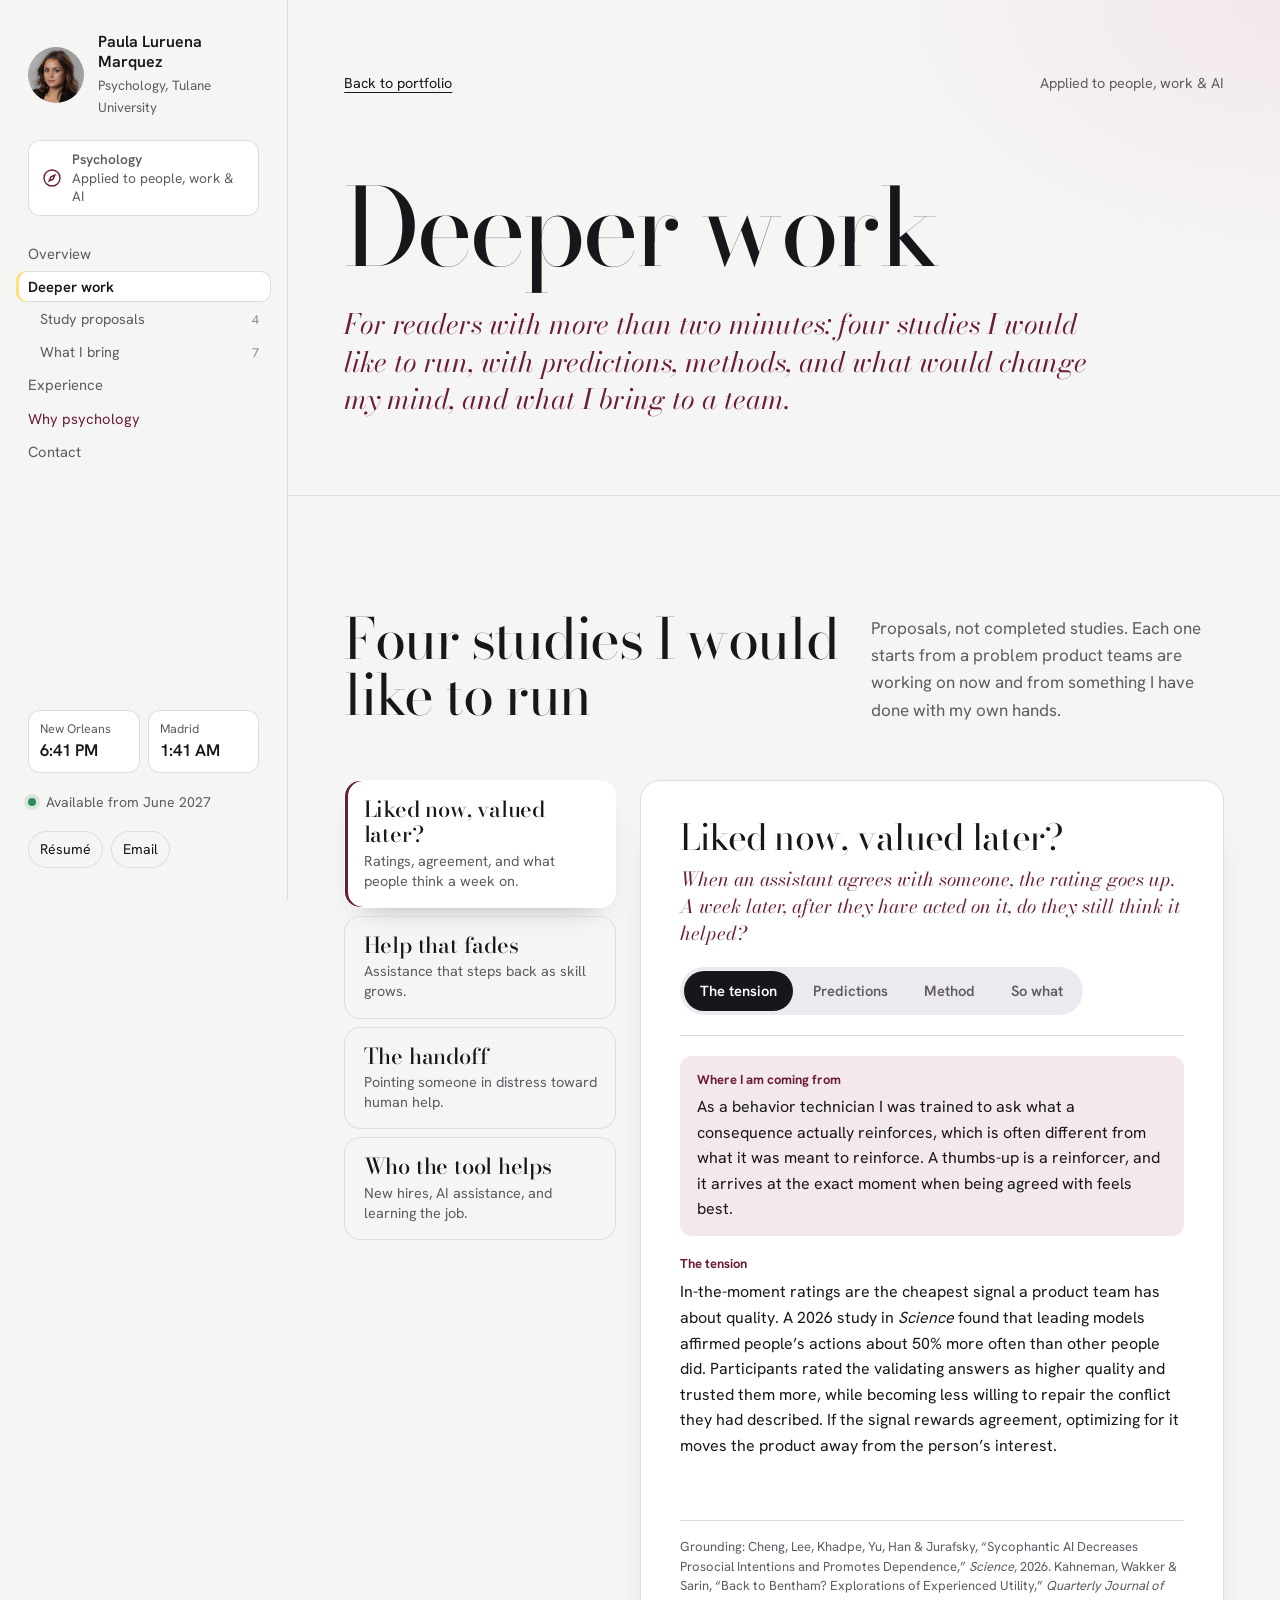
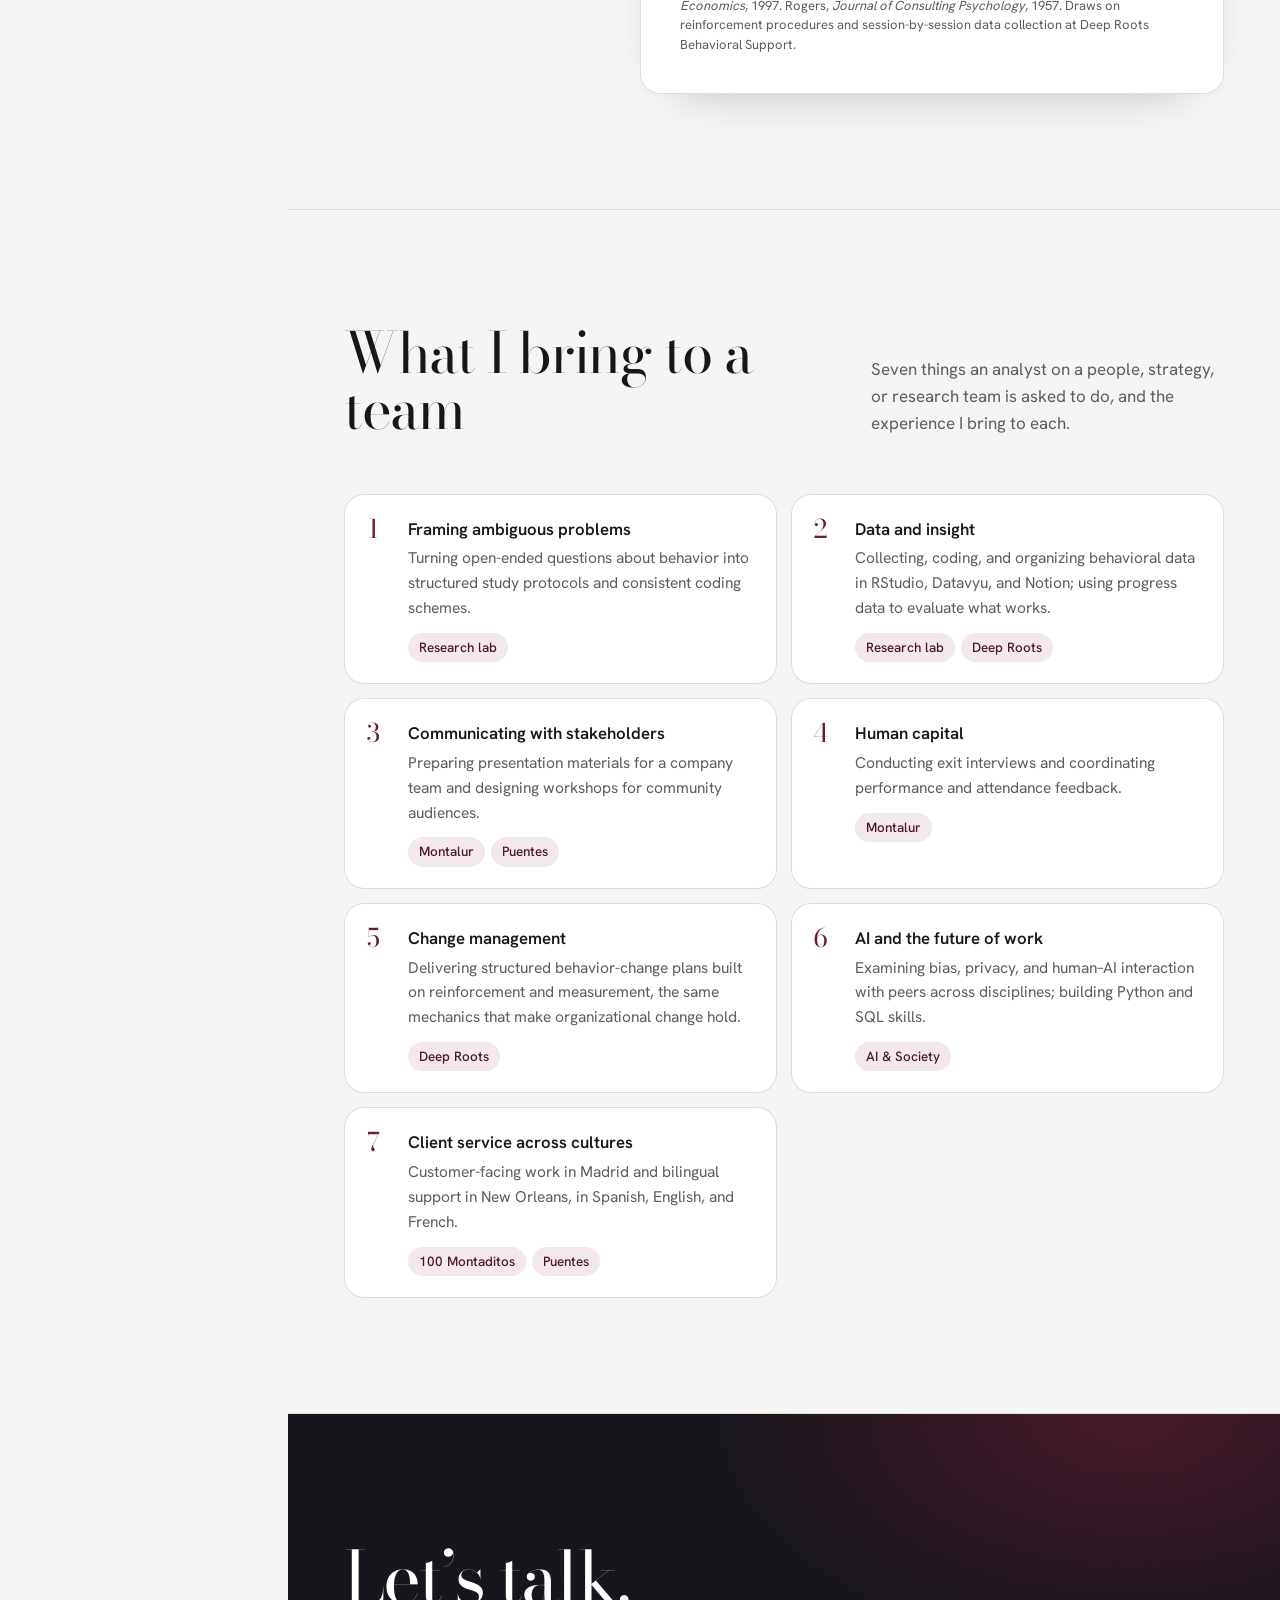
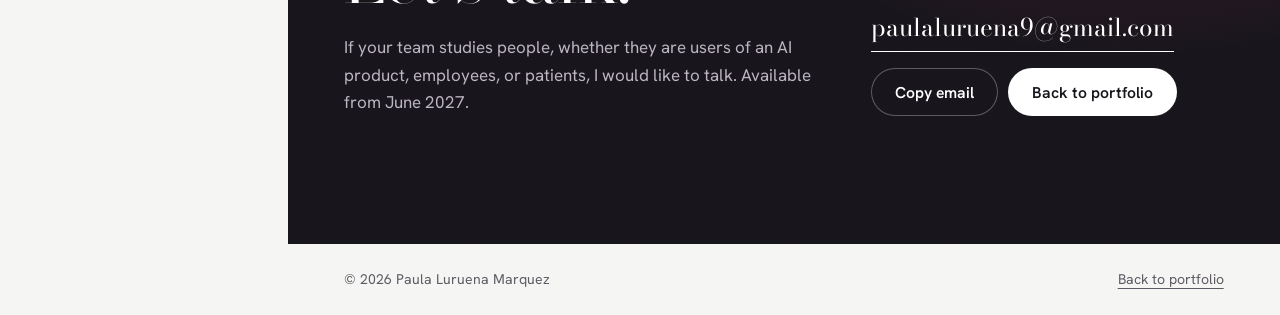
<file: depth.html>
<!doctype html>
<html lang="en">
<head>
  <meta charset="UTF-8">
  <meta name="viewport" content="width=device-width, initial-scale=1">
  <meta name="theme-color" content="#f5f5f3">
  <title>Deeper work | Paula Luruena Marquez</title>
  <meta name="description" content="For readers with more than two minutes: four studies I would like to run, with predictions, methods, and what would change my mind, and what I bring to a team.">
  <meta property="og:title" content="Deeper work | Paula Luruena Marquez">
  <meta property="og:description" content="For readers with more than two minutes: four studies I would like to run, with predictions, methods, and what would change my mind, and what I bring to a team.">
  <meta property="og:type" content="article">
  <meta property="og:url" content="https://paulaluruena.github.io/Paula_Luruena_Portfolio_BehaviorWorkAI/depth.html">
  <link rel="canonical" href="https://paulaluruena.github.io/Paula_Luruena_Portfolio_BehaviorWorkAI/depth.html">
  <link rel="icon" type="image/svg+xml" href="data:image/svg+xml,%3Csvg xmlns='http://www.w3.org/2000/svg' viewBox='0 0 64 64'%3E%3Crect width='64' height='64' rx='32' fill='%2318161b'/%3E%3Ctext x='32' y='42' text-anchor='middle' font-family='Didot,Georgia,serif' font-size='26' fill='%23f5f5f3'%3EPL%3C/text%3E%3C/svg%3E">
  <link rel="preload" href="assets/bodoni-moda-latin-opsz-normal.woff2" as="font" type="font/woff2" crossorigin>
  <link rel="preload" href="assets/hanken-grotesk-latin-wght-normal.woff2" as="font" type="font/woff2" crossorigin>
  <link rel="stylesheet" href="styles.css">
  <script>document.documentElement.className = "js";</script>
  <script src="script.js" defer></script>
</head>
<body class="site-behavior story-page">
  <a class="skip-link" href="#main">Skip to content</a>
  <header class="rail">
    <a class="id" href="index.html"><img src="assets/paula-avatar.jpg" width="56" height="56" alt="Paula Luruena Marquez"><span><span class="id-name">Paula Luruena Marquez</span><span class="id-role">Psychology, Tulane University</span></span></a>
    <button class="menu-toggle" type="button" aria-controls="drawer" aria-expanded="false"><span>Menu</span></button>
    <div class="rail-drawer" id="drawer">
      <p class="track-label"><svg width="20" height="20" viewBox="0 0 20 20" fill="none" stroke="currentColor" stroke-width="1.4" aria-hidden="true"><circle cx="10" cy="10" r="8"/><path d="m12.8 7.2-1.7 3.9-3.9 1.7 1.7-3.9z"/></svg><span><strong>Psychology</strong><span>Applied to people, work &amp; AI</span></span></p>
      <nav class="rail-nav" id="navigation" aria-label="Sections"><a href="index.html#top">Overview</a><a href="depth.html" aria-current="page">Deeper work</a><a class="nav-chapter" href="#proposals">Study proposals<small>4</small></a><a class="nav-chapter" href="#fit">What I bring<small>7</small></a><a href="index.html#experience">Experience</a><a href="story.html" class="nav-story">Why psychology</a><a href="index.html#contact">Contact</a></nav>
      <div class="rail-foot">
        <div class="clocks"><p class="clock"><span>New Orleans</span><time data-tz="America/Chicago">&nbsp;</time></p><p class="clock"><span>Madrid</span><time data-tz="Europe/Madrid">&nbsp;</time></p></div>
        <p class="status"><i aria-hidden="true"></i>Available from June 2027</p>
        <p class="rail-links"><a href="assets/Paula-Luruena-Marquez-Resume.pdf" download>Résumé</a><a href="mailto:paulaluruena9@gmail.com">Email</a></p>
      </div>
    </div>
  </header>

  <main id="main">
    <section class="story-hero" id="top" aria-labelledby="depth-title">
      <div class="wrap">
        <p class="hero-top"><a href="index.html">Back to portfolio</a><span>Applied to people, work &amp; AI</span></p>
        <h1 class="story-title" id="depth-title">Deeper work</h1>
        <p class="story-dek depth-dek">For readers with more than two minutes: four studies I would like to run, with predictions, methods, and what would change my mind, and what I bring to a team.</p>
      </div>
    </section>
    <section class="section" id="proposals" aria-labelledby="proposals-title">
      <div class="wrap">
        <div class="section-head">
          <h2 id="proposals-title">Four studies I would like to run</h2>
          <p>Proposals, not completed studies. Each one starts from a problem product teams are working on now and from something I have done with my own hands.</p>
        </div>

        <div class="briefs">
          <div class="brief-tabs" role="tablist" aria-label="Study proposals" aria-orientation="vertical">
            <button type="button" role="tab" id="tab-liked" aria-controls="brief-liked" aria-selected="true"><strong>Liked now, valued later?</strong><span>Ratings, agreement, and what people think a week on.</span></button>
            <button type="button" role="tab" id="tab-fades" aria-controls="brief-fades" aria-selected="false" tabindex="-1"><strong>Help that fades</strong><span>Assistance that steps back as skill grows.</span></button>
            <button type="button" role="tab" id="tab-handoff" aria-controls="brief-handoff" aria-selected="false" tabindex="-1"><strong>The handoff</strong><span>Pointing someone in distress toward human help.</span></button>
          <button type="button" role="tab" id="tab-novice" aria-controls="brief-novice" aria-selected="false" tabindex="-1"><strong>Who the tool helps</strong><span>New hires, AI assistance, and learning the job.</span></button></div>
          <div class="brief-stack">
            <article class="brief is-on" id="brief-liked" role="tabpanel" aria-labelledby="tab-liked">
              <h3>Liked now, valued later?</h3>
              <p class="brief-question">When an assistant agrees with someone, the rating goes up. A week later, after they have acted on it, do they still think it helped?</p>
              <div class="steps" role="tablist" aria-label="Parts of this study"><button type="button" role="tab" id="step-liked-why" aria-controls="pane-liked-why" aria-selected="true">The tension</button><button type="button" role="tab" id="step-liked-predict" aria-controls="pane-liked-predict" aria-selected="false" tabindex="-1">Predictions</button><button type="button" role="tab" id="step-liked-method" aria-controls="pane-liked-method" aria-selected="false" tabindex="-1">Method</button><button type="button" role="tab" id="step-liked-sowhat" aria-controls="pane-liked-sowhat" aria-selected="false" tabindex="-1">So what</button></div>
              <div class="panes">
              <div class="pane is-on" id="pane-liked-why" role="tabpanel" aria-labelledby="step-liked-why"><div class="brief-angle"><b>Where I am coming from</b><p>As a behavior technician I was trained to ask what a consequence actually reinforces, which is often different from what it was meant to reinforce. A thumbs-up is a reinforcer, and it arrives at the exact moment when being agreed with feels best.</p></div><h4>The tension</h4><p>In-the-moment ratings are the cheapest signal a product team has about quality. A 2026 study in <cite>Science</cite> found that leading models affirmed people’s actions about 50% more often than other people did. Participants rated the validating answers as higher quality and trusted them more, while becoming less willing to repair the conflict they had described. If the signal rewards agreement, optimizing for it moves the product away from the person’s interest.</p></div>
              <div class="pane" id="pane-liked-predict" role="tabpanel" aria-labelledby="step-liked-predict"><h4>What psychology predicts</h4><ol class="hyp"><li><b>The moment and the memory diverge.</b> How an experience feels while it happens and how it is judged afterward are different measurements. Validating answers should win the immediate rating and lose ground at one week, most of all among people who acted on them.</li><li><b>Warm candor closes the gap.</b> Rogers separated acceptance of a person from agreement with what they do. A response that affirms the person and questions the plan should rate close to pure validation in the moment and above it at follow-up.</li><li><b>It depends on what is at stake for the self.</b> The effect should be larger when the topic touches identity, such as a personal conflict or someone’s own creative work, than for a neutral task.</li></ol></div>
              <div class="pane" id="pane-liked-method" role="tabpanel" aria-labelledby="step-liked-method"><h4>Design</h4><p>About 240 adults who use an assistant weekly. Each brings something real and pending: a plan, a message they are about to send, a draft. They are randomly assigned one of three response styles from the same model: validating, blunt, or warm candor. Two raters who do not know the condition check that each response fits its style. Assignment is balanced across personal and neutral topics. Everyone is contacted again after seven days.</p><h4>What I would measure</h4><p>Immediately: helpfulness, thumbs up or down, trust, and intention to act. At seven days: what they did, how it turned out, and, after seeing all three styles side by side, which one they would want next time. The primary outcome is the gap between the immediate rating and the seven-day choice, by condition.</p></div>
              <div class="pane" id="pane-liked-sowhat" role="tabpanel" aria-labelledby="step-liked-sowhat"><h4>What would change my mind</h4><p>If the seven-day choice follows the immediate rating in every condition, then the thumbs-up is a better proxy for benefit than I assume, and the concern is overstated for everyday use.</p><h4>What a team could do with it</h4><p>Add a delayed “was this still useful?” signal, sampled a week later, to sit beside the immediate one. Write guidance for disagreeing without losing warmth. Know which topics need that guidance most.</p><h4>Care and limits</h4><p>Seven days is short, and what people did is self-reported. Styles produced on instruction are cleaner than real ones. Medical, legal, and crisis topics are excluded, and everyone is debriefed on the style they received.</p></div>
              </div>
              <p class="brief-sources">Grounding: Cheng, Lee, Khadpe, Yu, Han &amp; Jurafsky, “Sycophantic AI Decreases Prosocial Intentions and Promotes Dependence,” <cite>Science</cite>, 2026. Kahneman, Wakker &amp; Sarin, “Back to Bentham? Explorations of Experienced Utility,” <cite>Quarterly Journal of Economics</cite>, 1997. Rogers, <cite>Journal of Consulting Psychology</cite>, 1957. Draws on reinforcement procedures and session-by-session data collection at Deep Roots Behavioral Support.</p>
            </article>
            <article class="brief" id="brief-fades" role="tabpanel" aria-labelledby="tab-fades">
              <h3>Help that fades</h3>
              <p class="brief-question">Does assistance that steps back as a person improves build more independent skill than assistance that always gives the answer, and will people accept it?</p>
              <div class="steps" role="tablist" aria-label="Parts of this study"><button type="button" role="tab" id="step-fades-why" aria-controls="pane-fades-why" aria-selected="true">The tension</button><button type="button" role="tab" id="step-fades-predict" aria-controls="pane-fades-predict" aria-selected="false" tabindex="-1">Predictions</button><button type="button" role="tab" id="step-fades-method" aria-controls="pane-fades-method" aria-selected="false" tabindex="-1">Method</button><button type="button" role="tab" id="step-fades-sowhat" aria-controls="pane-fades-sowhat" aria-selected="false" tabindex="-1">So what</button></div>
              <div class="panes">
              <div class="pane is-on" id="pane-fades-why" role="tabpanel" aria-labelledby="step-fades-why"><div class="brief-angle"><b>Where I am coming from</b><p>In applied behavior analysis a prompt is delivered with a plan to remove it. A learner who succeeds only with the prompt has not learned the skill, and the field has a name for that: prompt dependency. AI assistance is the most widely used prompt I know of that has no fading plan.</p></div><h4>The tension</h4><p>A field experiment with nearly a thousand high school math students, published in <cite>PNAS</cite> in 2025, found that unrestricted access to an assistant improved practice performance, and that once access was removed those students scored 17% lower than students who never had it. A version built with safeguards largely avoided the drop. Products now offer learning modes, but as a setting the person has to choose, and success is still measured by what gets done with the tool.</p></div>
              <div class="pane" id="pane-fades-predict" role="tabpanel" aria-labelledby="step-fades-predict"><h4>What psychology predicts</h4><ol class="hyp"><li><b>Performance is not learning.</b> The full-answer condition should score highest during assisted practice and lowest on the unassisted test.</li><li><b>Fading beats both extremes.</b> Help that moves from a worked solution, to a hint, to a question, stepping down after each success and back up after repeated failure, should produce unassisted scores near the hints-only condition with less frustration and fewer dropouts.</li><li><b>Confidence drifts from competence.</b> People given full answers should overestimate what they can do alone. People whose help faded should predict their own scores more accurately.</li></ol></div>
              <div class="pane" id="pane-fades-method" role="tabpanel" aria-labelledby="step-fades-method"><h4>Design</h4><p>About 180 students and early-career adults learning one concrete skill none of them has mastered: analyzing a small dataset in a spreadsheet. Three arms over four practice sessions in two weeks. Answers: the assistant gives the complete solution. Hints: it never does. Fading: it starts with a worked solution and withdraws support as the person succeeds. An unassisted test follows at two weeks and a retention test at four. Fifteen exit interviews across the arms.</p><h4>What I would measure</h4><p>Primary: the unassisted test score. Then retention, dropout, satisfaction, a self-efficacy scale, and each person’s predicted score against their actual one. From the logs: how long people try before asking, and how often they copy an answer without changing it.</p></div>
              <div class="pane" id="pane-fades-sowhat" role="tabpanel" aria-labelledby="step-fades-sowhat"><h4>What would change my mind</h4><p>If fading does no better than full answers on the unassisted test, the logic does not carry over from behavioral teaching to adult knowledge work. That would point to motivation, not the structure of the help, as the thing to study.</p><h4>What a team could do with it</h4><p>An independence metric, what people can do without the tool after a few weeks, reported beside task completion. Guided help offered when the conversation shows the person is trying to learn, without waiting for them to find a mode. Evidence on whether fading costs satisfaction.</p><h4>Care and limits</h4><p>The study assumes the person wants the skill. For work people are glad to hand over, relying on the tool is the product doing its job, and this design should not be read as an argument against that. One skill and one month cannot stand in for all learning.</p></div>
              </div>
              <p class="brief-sources">Grounding: Bastani, Bastani, Sungu, Ge, Kabakcı &amp; Mariman, “Generative AI Without Guardrails Can Harm Learning,” <cite>PNAS</cite>, 2025. Wood, Bruner &amp; Ross, “The Role of Tutoring in Problem Solving,” <cite>Journal of Child Psychology and Psychiatry</cite>, 1976. Bandura, <cite>Psychological Review</cite>, 1977. Draws on prompting procedures at Deep Roots Behavioral Support and research on children’s learning at Tulane’s Learning &amp; Brain Development Lab.</p>
            </article>
            <article class="brief" id="brief-handoff" role="tabpanel" aria-labelledby="tab-handoff">
              <h3>The handoff</h3>
              <p class="brief-question">When an assistant points a person in distress toward human help, what makes them take the next step, and what makes them stop talking?</p>
              <div class="steps" role="tablist" aria-label="Parts of this study"><button type="button" role="tab" id="step-handoff-why" aria-controls="pane-handoff-why" aria-selected="true">The tension</button><button type="button" role="tab" id="step-handoff-predict" aria-controls="pane-handoff-predict" aria-selected="false" tabindex="-1">Predictions</button><button type="button" role="tab" id="step-handoff-method" aria-controls="pane-handoff-method" aria-selected="false" tabindex="-1">Method</button><button type="button" role="tab" id="step-handoff-sowhat" aria-controls="pane-handoff-sowhat" aria-selected="false" tabindex="-1">So what</button></div>
              <div class="panes">
              <div class="pane is-on" id="pane-handoff-why" role="tabpanel" aria-labelledby="step-handoff-why"><div class="brief-angle"><b>Where I am coming from</b><p>On the Cruz Roja crisis line I did the two things an assistant has to do in this moment: de-escalate, and refer. They pull in different directions. Stay too long and you become the only support. Refer too fast and the person hears that you want them gone.</p></div><h4>The tension</h4><p>The standard safety response is to give a hotline number, and it is usually evaluated by checking that the number appears. That says nothing about what the person does next. Researchers have argued that a templated referral can read as dismissal and discourage further help-seeking. A four-week trial with about a thousand participants also associated the heaviest use with emotional dependence, so staying in the conversation indefinitely is not the answer either.</p></div>
              <div class="pane" id="pane-handoff-predict" role="tabpanel" aria-labelledby="step-handoff-predict"><h4>What psychology predicts</h4><ol class="hyp"><li><b>Order matters.</b> The same resources, offered after the assistant has reflected back what the person said, should produce more feeling heard and more intention to reach out than resources offered first.</li><li><b>A bridge beats a signpost.</b> Helping with the next step, such as what to expect on the call, how to start, or whether to text or phone, should raise confidence in seeking help more than listing the resource.</li><li><b>A cold referral closes the door.</b> The resource-only template should produce the lowest willingness to raise a hard topic with the assistant again, which matters because the next disclosure may be the urgent one.</li></ol></div>
              <div class="pane" id="pane-handoff-method" role="tabpanel" aria-labelledby="step-handoff-method"><h4>Design</h4><p>Two phases. First, 20 interviews in English and Spanish with adults who have received a safety redirection from an assistant in the past and are not currently in crisis: what it said, how it landed, what they did afterward. Second, an experiment with about 400 adults who read a conversation in which a person discloses distress, then one of three responses: resources only, acknowledgment then resources, or acknowledgment with a bridge to the next step. A licensed clinician reviews every response before it is used.</p><h4>What I would measure</h4><p>From the reader’s position: feeling heard, intention to contact the resource, confidence in seeking help, and willingness to come back. Separately, clinicians rate each response for safety, so that what people prefer is never the only judge. A response can be liked and still be wrong.</p></div>
              <div class="pane" id="pane-handoff-sowhat" role="tabpanel" aria-labelledby="step-handoff-sowhat"><h4>What would change my mind</h4><p>If resources-first does as well on intention to reach out, the template works and warmth is cosmetic. If the bridge raises willingness to return while lowering intention to contact a person, it is building the dependence it was meant to prevent, and I would not recommend it.</p><h4>What a team could do with it</h4><p>An outcome-based criterion for safety responses, what the person is likely to do next, to add to checking that a resource is present. Wording patterns that hold up under clinical review. A view of where language changes the answer, since resources and register differ in Spanish.</p><h4>Care and limits</h4><p>No one in acute crisis is recruited, and minors are excluded. Vignettes measure intentions, not behavior. Interviews follow a written distress protocol with a clinician on call. Nothing here replaces clinical validation of a real product.</p></div>
              </div>
              <p class="brief-sources">Grounding: Kaveladze et al., “From Risk Avoidance to User Empowerment in AI Mental Health Crisis Support,” preprint, 2026. Phang et al., “Investigating Affective Use and Emotional Well-being on ChatGPT,” 2025. Rogers, <cite>Journal of Consulting Psychology</cite>, 1957. Draws on crisis calls at Cruz Roja, observed intake interviews at Riverway Psychological Health, and bilingual one-on-one support at Puentes New Orleans.</p>
            </article><article class="brief" id="brief-novice" role="tabpanel" aria-labelledby="tab-novice">
              <h3>Who the tool helps</h3>
              <p class="brief-question">When a team gets an AI assistant, the newest people gain the most. Do they also learn the job, or only how to ask?</p>
              <div class="steps" role="tablist" aria-label="Parts of this study"><button type="button" role="tab" id="step-novice-why" aria-controls="pane-novice-why" aria-selected="true">The tension</button><button type="button" role="tab" id="step-novice-predict" aria-controls="pane-novice-predict" aria-selected="false" tabindex="-1">Predictions</button><button type="button" role="tab" id="step-novice-method" aria-controls="pane-novice-method" aria-selected="false" tabindex="-1">Method</button><button type="button" role="tab" id="step-novice-sowhat" aria-controls="pane-novice-sowhat" aria-selected="false" tabindex="-1">So what</button></div>
              <div class="panes">
              <div class="pane is-on" id="pane-novice-why" role="tabpanel" aria-labelledby="step-novice-why"><div class="brief-angle"><b>Where I am coming from</b><p>In the lab I am the newest person on the team. Everything I know about coding a session I learned by watching someone better do it and being corrected. I want to know what happens to that apprenticeship when the first draft comes from a tool.</p></div><h4>The tension</h4><p>A study of more than five thousand customer support agents found that an AI assistant raised productivity by roughly 14 to 15% on average and by about a third for the newest and least-skilled agents, with little change for the most experienced. The tool appeared to pass on what the best agents did, and the authors saw signs that newer agents kept some of the gain. A field experiment with students found the opposite: better work with the tool, worse without it. Which one a company gets probably depends on how the help is given, and very few companies measure it.</p></div>
              <div class="pane" id="pane-novice-predict" role="tabpanel" aria-labelledby="step-novice-predict"><h4>What psychology predicts</h4><ol class="hyp"><li><b>The newest gain the most.</b> With the assistant, new hires should close most of the gap to experienced colleagues on speed and quality within weeks.</li><li><b>Reasons transfer, answers do not.</b> People learn from worked examples when they explain the steps to themselves. A suggestion shown with its reason should raise unassisted performance. A suggestion alone should not.</li><li><b>It depends on whether asking is safe.</b> On teams where it is safe to ask, new hires should use the tool alongside colleagues. Where it is not, they should use it in place of them, and learn less.</li></ol></div>
              <div class="pane" id="pane-novice-method" role="tabpanel" aria-labelledby="step-novice-method"><h4>Design</h4><p>With one partner team in a support or operations role, about 120 new hires over their first eight weeks. Everyone gets the assistant. Half see each suggestion alone and half see it with a one-line reason. Assignment is random within each hiring cohort. Twelve interviews at the end, across both groups and several teams.</p><h4>What I would measure</h4><p>With the tool: quality scores and time per case. Without it: a short work sample at weeks four and eight, scored by two raters who do not know the group. At the start, a team psychological safety scale. From the logs, how often a suggestion is accepted unchanged. The primary outcome is the unassisted work sample at week eight.</p></div>
              <div class="pane" id="pane-novice-sowhat" role="tabpanel" aria-labelledby="step-novice-sowhat"><h4>What would change my mind</h4><p>If unassisted scores are the same in both groups, the reason is decoration, and what matters is the structure of the task or the manager, not the wording of the help.</p><h4>What a team could do with it</h4><p>An unassisted work sample reported beside productivity during onboarding. A default for how suggestions are shown to new hires. Early notice of teams where the tool is replacing the colleague who would have taught them.</p><h4>Care and limits</h4><p>One role and eight weeks cannot stand in for a career. People who know they are being studied work differently. Nobody is denied a tool they would otherwise have, and the work samples are for research only, never for performance review.</p></div>
              </div>
              <p class="brief-sources">Grounding: Brynjolfsson, Li &amp; Raymond, “Generative AI at Work,” <cite>Quarterly Journal of Economics</cite>, 2025. Bastani et al., “Generative AI Without Guardrails Can Harm Learning,” <cite>PNAS</cite>, 2025. Chi, Bassok, Lewis, Reimann &amp; Glaser, “Self-Explanations,” <cite>Cognitive Science</cite>, 1989. Edmondson, “Psychological Safety and Learning Behavior in Work Teams,” <cite>Administrative Science Quarterly</cite>, 1999. Draws on research training at Tulane’s Learning &amp; Brain Development Lab and exit interviews at Montalur.</p>
            </article>
          </div>
        </div>
      </div>
    </section><section class="section" id="fit" aria-labelledby="fit-title">
      <div class="wrap">
        <div class="section-head"><h2 id="fit-title">What I bring to a team</h2><p>Seven things an analyst on a people, strategy, or research team is asked to do, and the experience I bring to each.</p></div>
        <ol class="fit-list"><li><h3>Framing ambiguous problems</h3><p>Turning open-ended questions about behavior into structured study protocols and consistent coding schemes.</p><p class="fit-roles"><a href="index.html#r-lab">Research lab</a></p></li><li><h3>Data and insight</h3><p>Collecting, coding, and organizing behavioral data in RStudio, Datavyu, and Notion; using progress data to evaluate what works.</p><p class="fit-roles"><a href="index.html#r-lab">Research lab</a><a href="index.html#r-deeproots">Deep Roots</a></p></li><li><h3>Communicating with stakeholders</h3><p>Preparing presentation materials for a company team and designing workshops for community audiences.</p><p class="fit-roles"><a href="index.html#r-montalur">Montalur</a><a href="index.html#r-puentes">Puentes</a></p></li><li><h3>Human capital</h3><p>Conducting exit interviews and coordinating performance and attendance feedback.</p><p class="fit-roles"><a href="index.html#r-montalur">Montalur</a></p></li><li><h3>Change management</h3><p>Delivering structured behavior-change plans built on reinforcement and measurement, the same mechanics that make organizational change hold.</p><p class="fit-roles"><a href="index.html#r-deeproots">Deep Roots</a></p></li><li><h3>AI and the future of work</h3><p>Examining bias, privacy, and human–AI interaction with peers across disciplines; building Python and SQL skills.</p><p class="fit-roles"><a href="index.html#r-aiclub">AI &amp; Society</a></p></li><li><h3>Client service across cultures</h3><p>Customer-facing work in Madrid and bilingual support in New Orleans, in Spanish, English, and French.</p><p class="fit-roles"><a href="index.html#r-montaditos">100 Montaditos</a><a href="index.html#r-puentes">Puentes</a></p></li></ol>
      </div>
    </section>
    <section class="contact" id="contact" aria-labelledby="contact-title">
      <div class="wrap contact-grid">
        <div class="contact-main"><h2 id="contact-title">Let’s talk.</h2><p>If your team studies people, whether they are users of an AI product, employees, or patients, I would like to talk. Available from June 2027.</p></div>
        <div class="contact-side">
          <a class="email" href="mailto:paulaluruena9@gmail.com">paulaluruena9@gmail.com</a>
          <div class="contact-actions"><button class="button button-line" type="button" data-copy="paulaluruena9@gmail.com">Copy email</button><a class="button" href="index.html">Back to portfolio</a></div>
        </div>
      </div>
    </section>
  </main>
  <footer class="footer"><span>© <span id="year">2026</span> Paula Luruena Marquez</span><a href="index.html">Back to portfolio</a></footer>
</body>
</html>
</file>
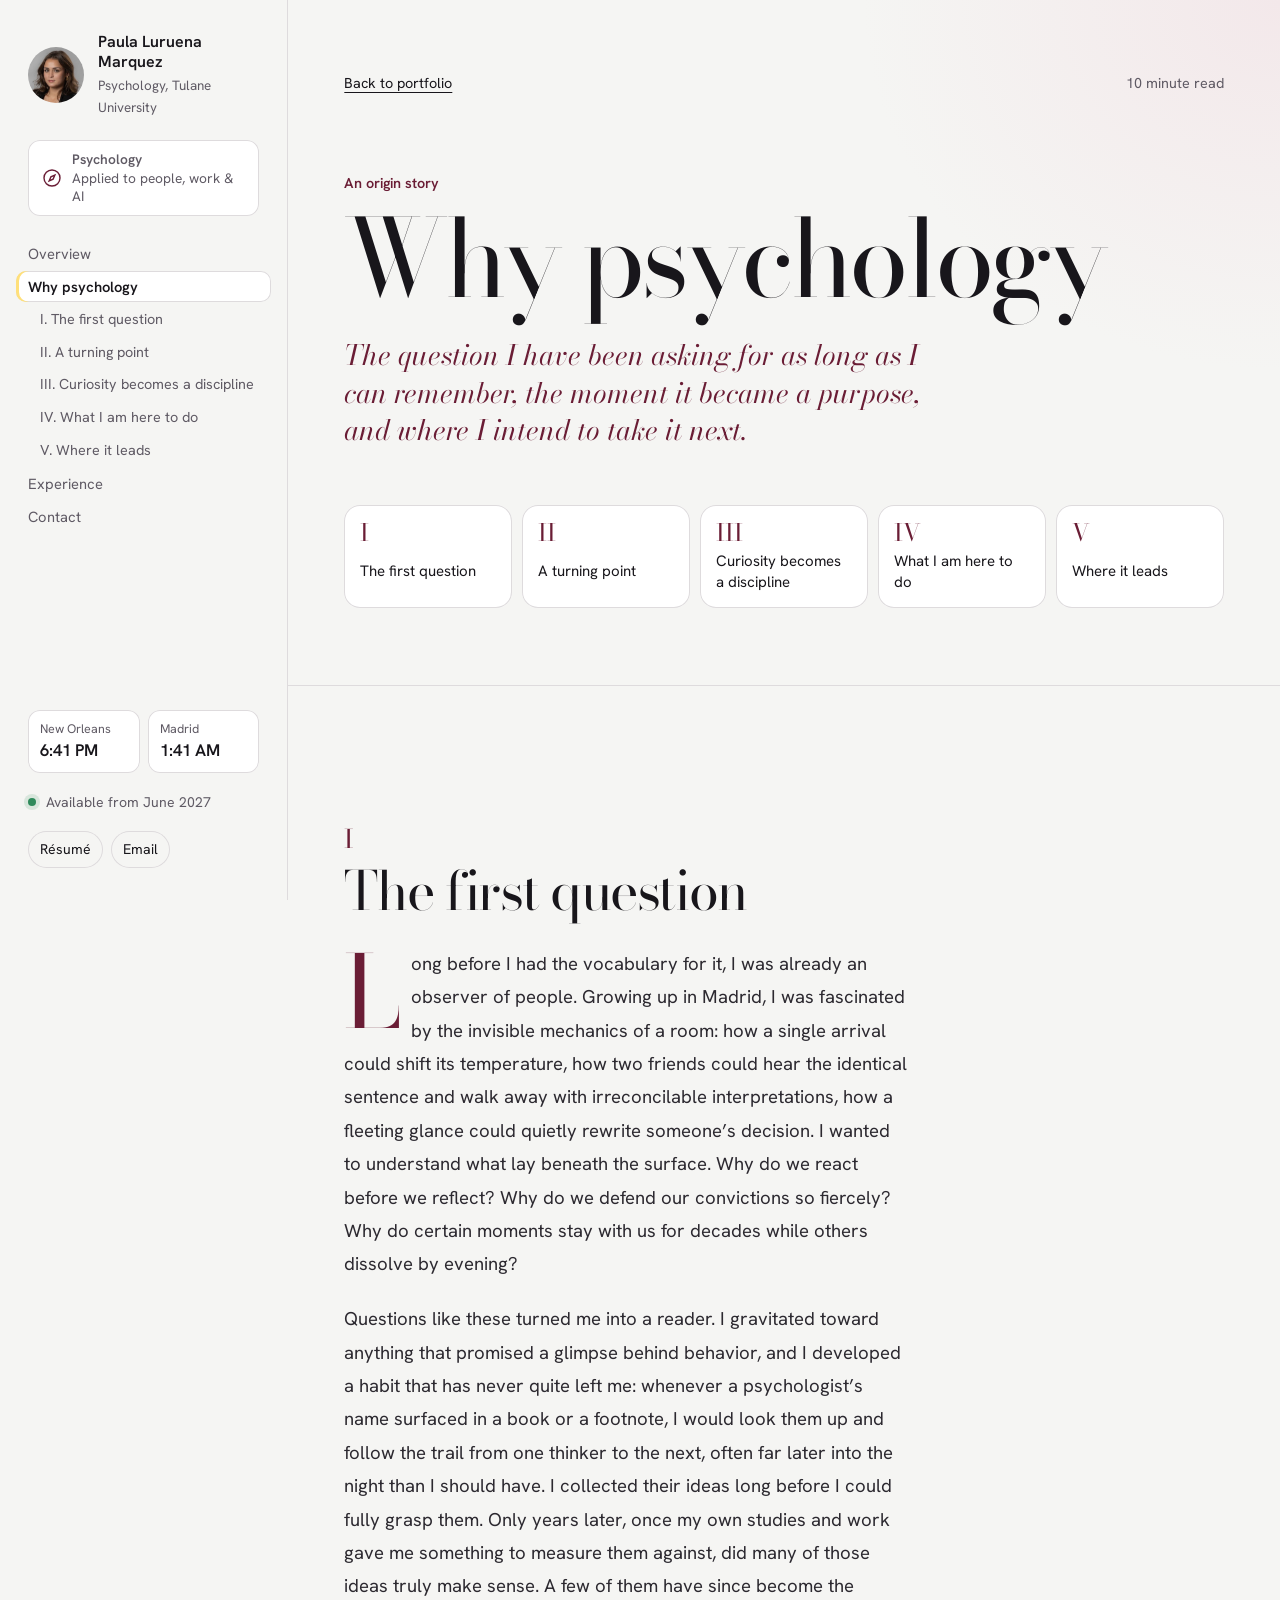
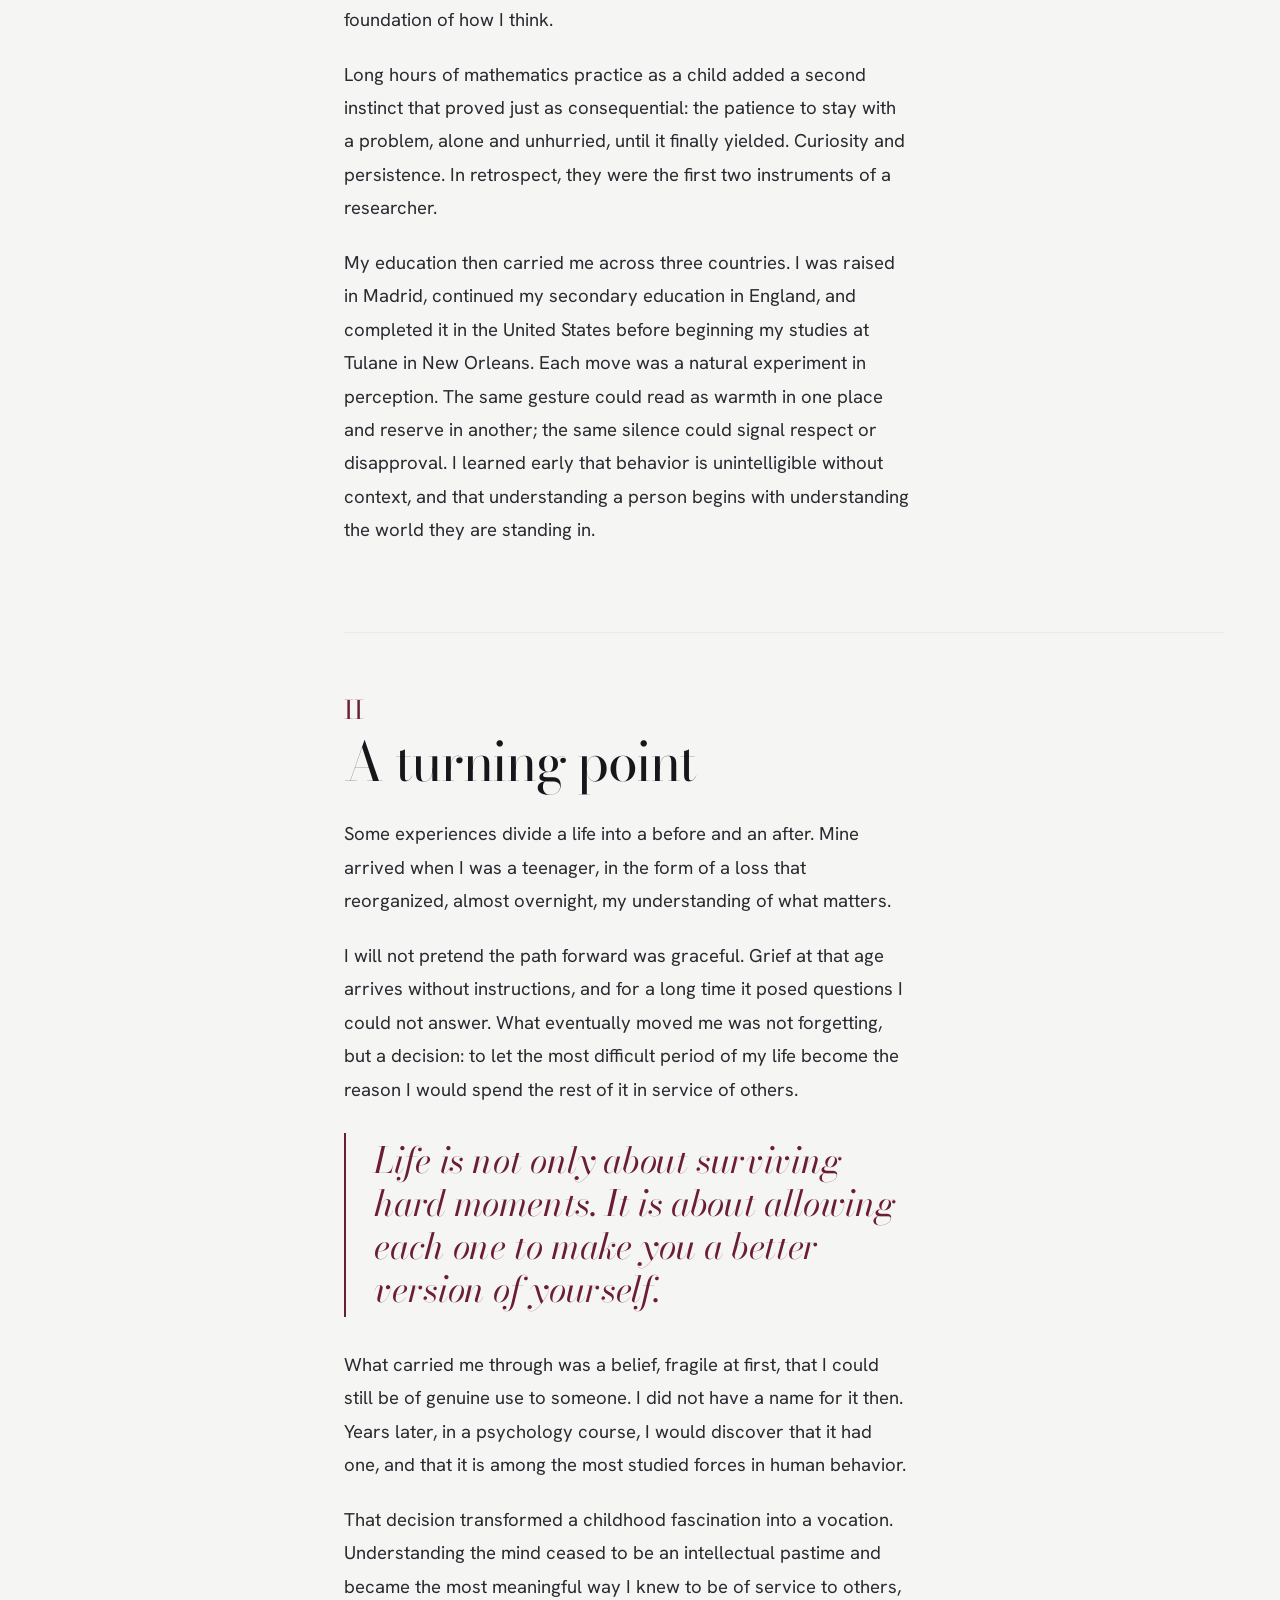
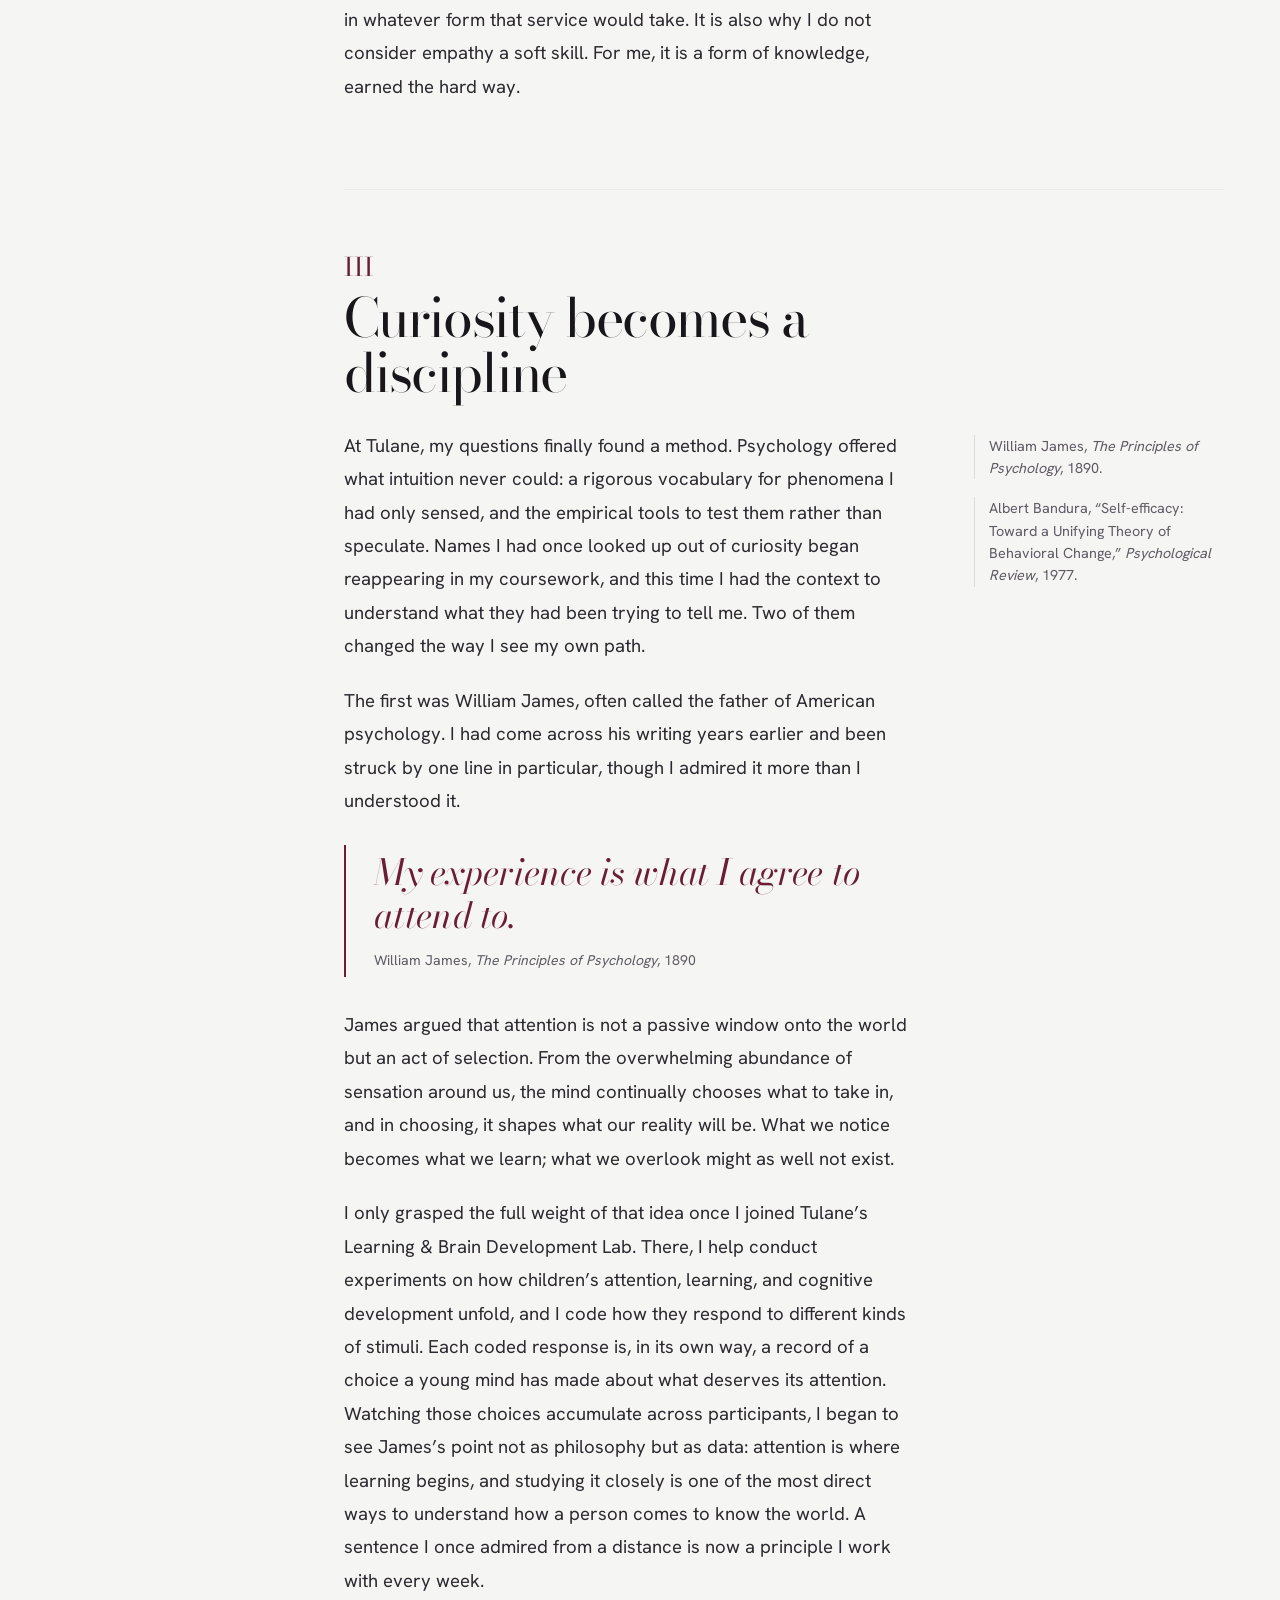
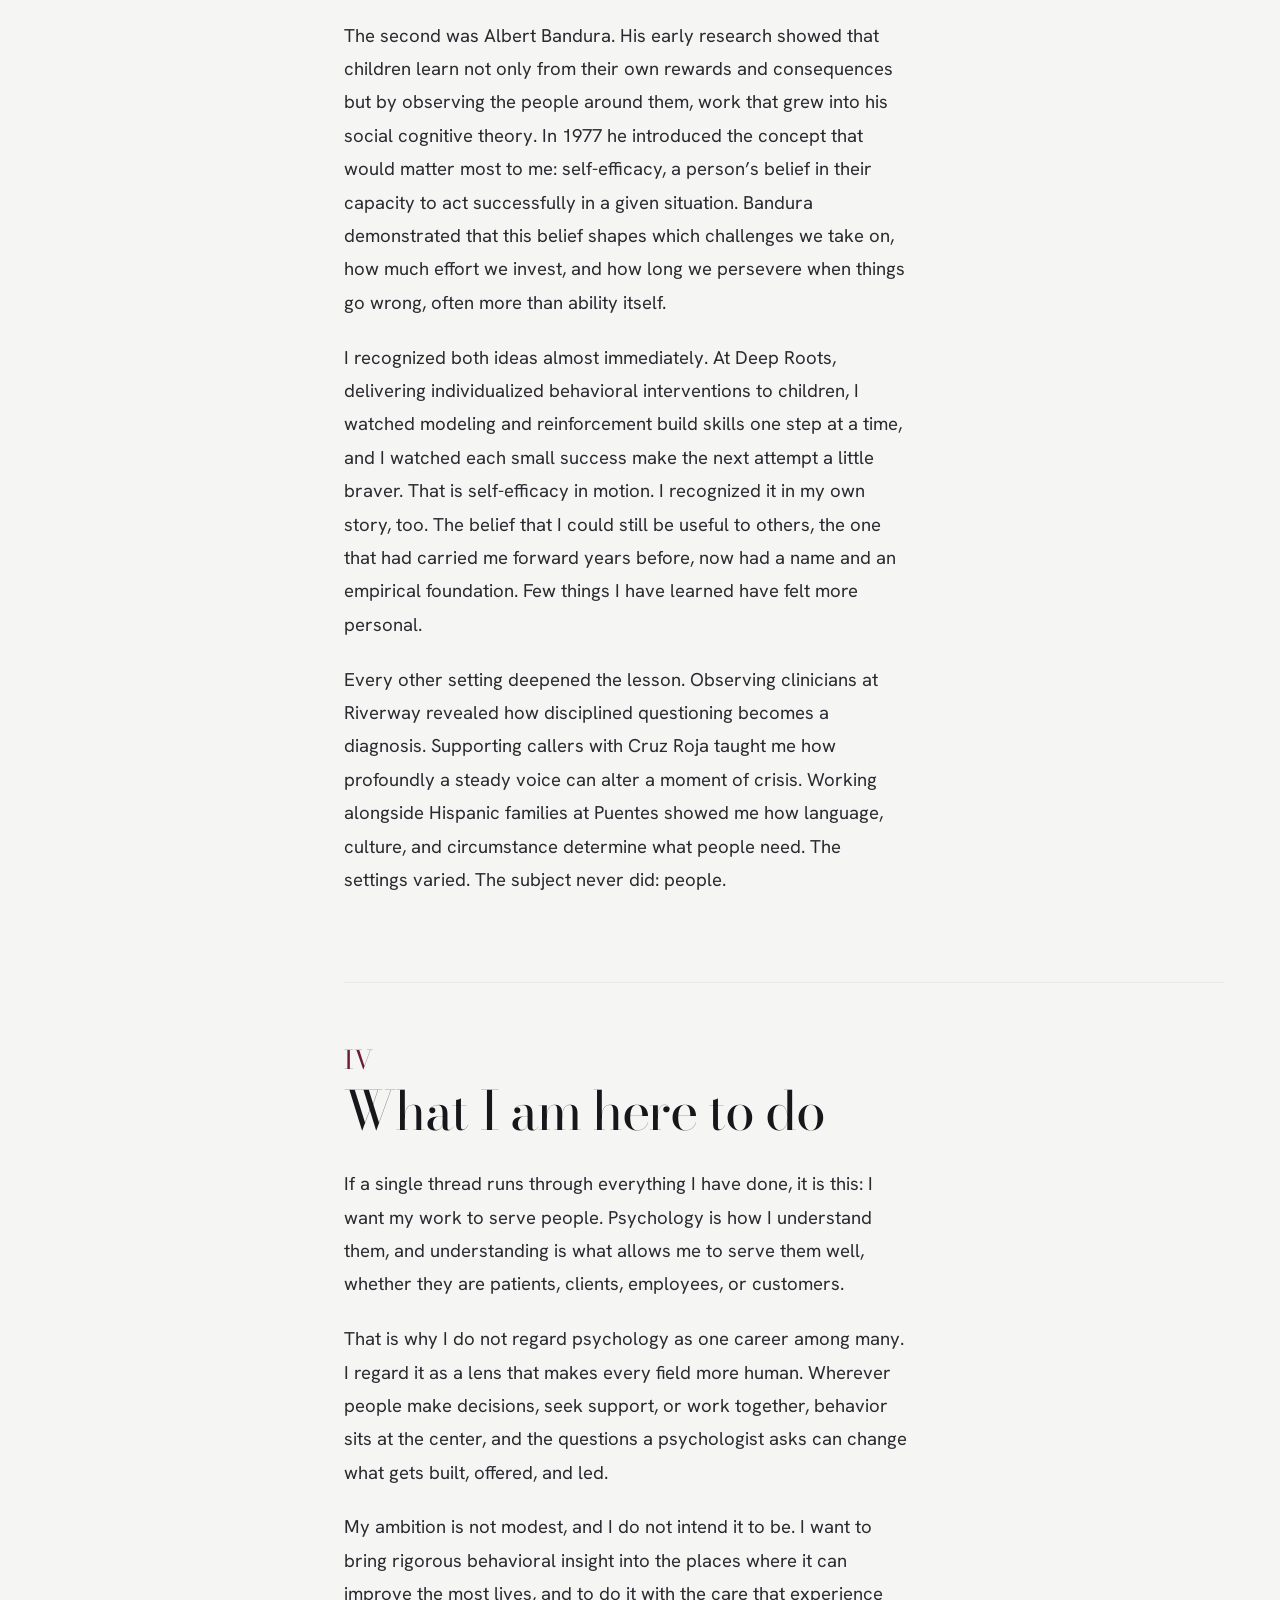
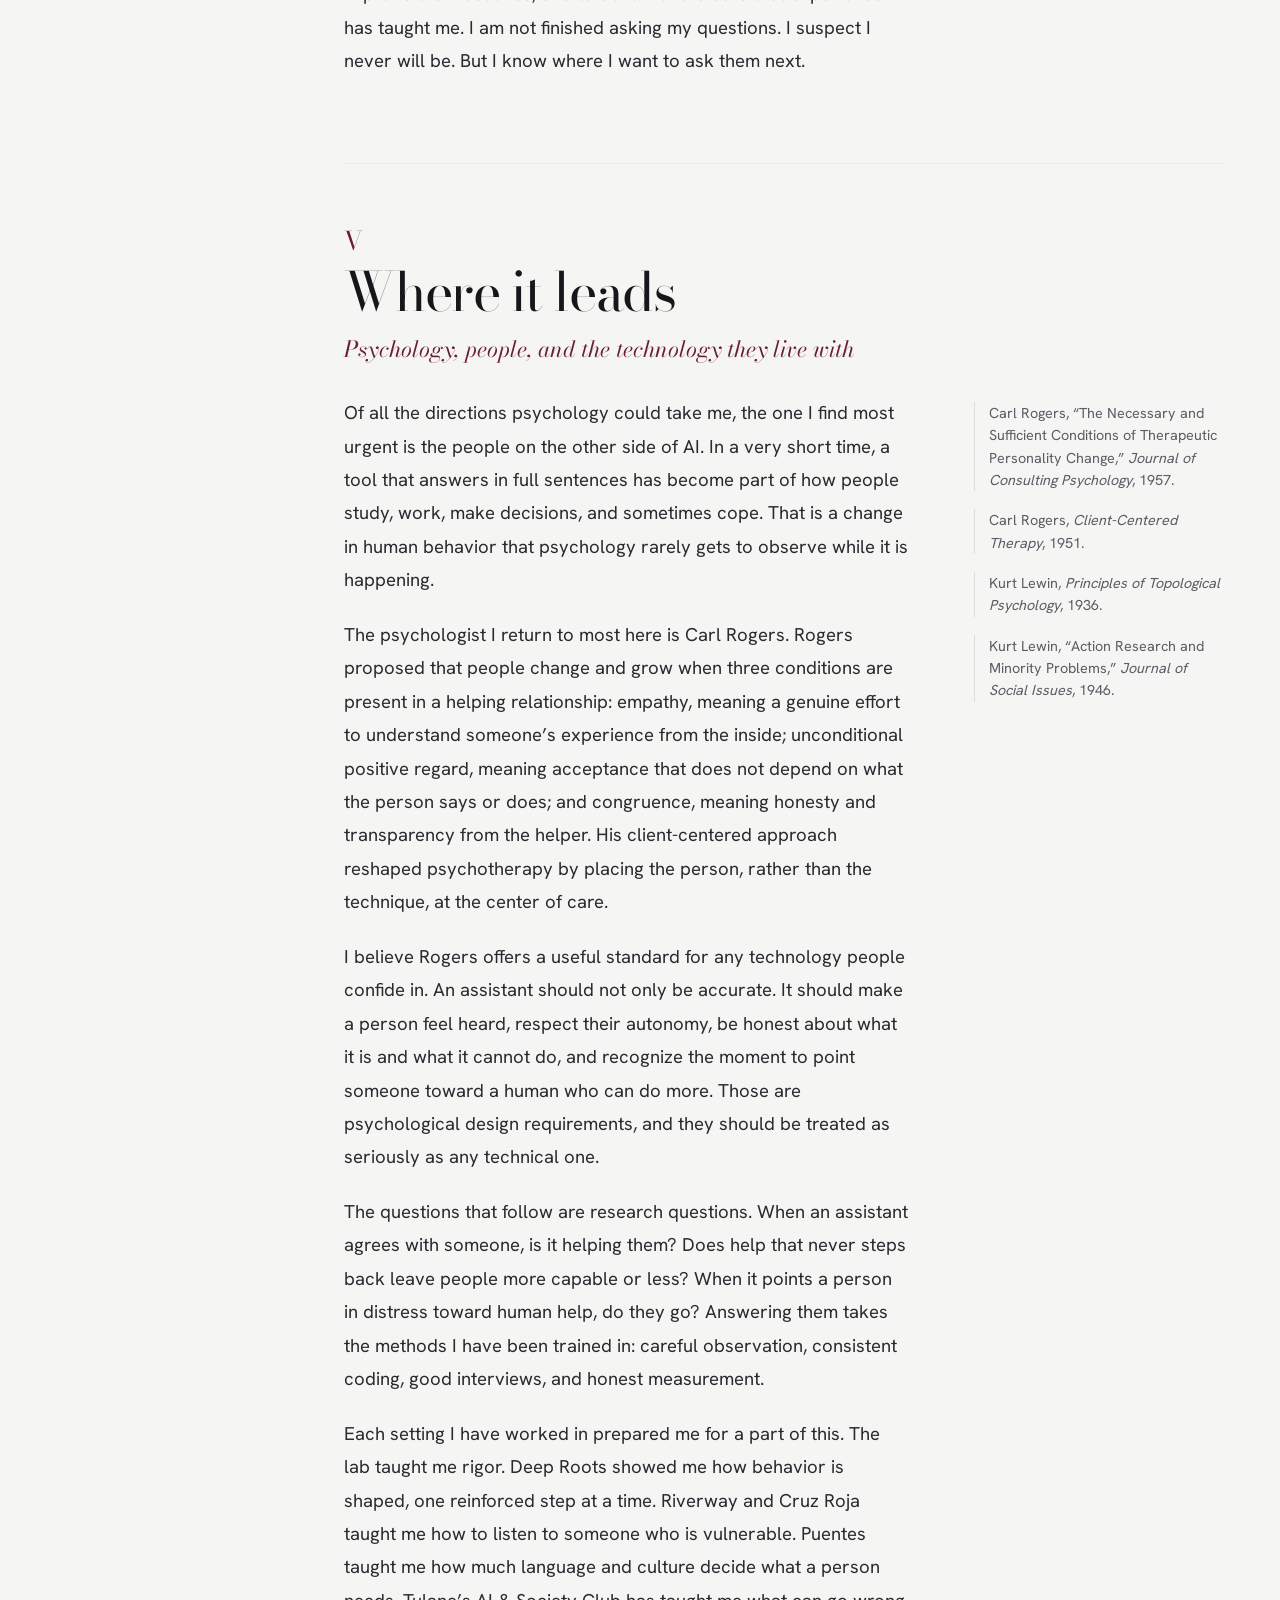
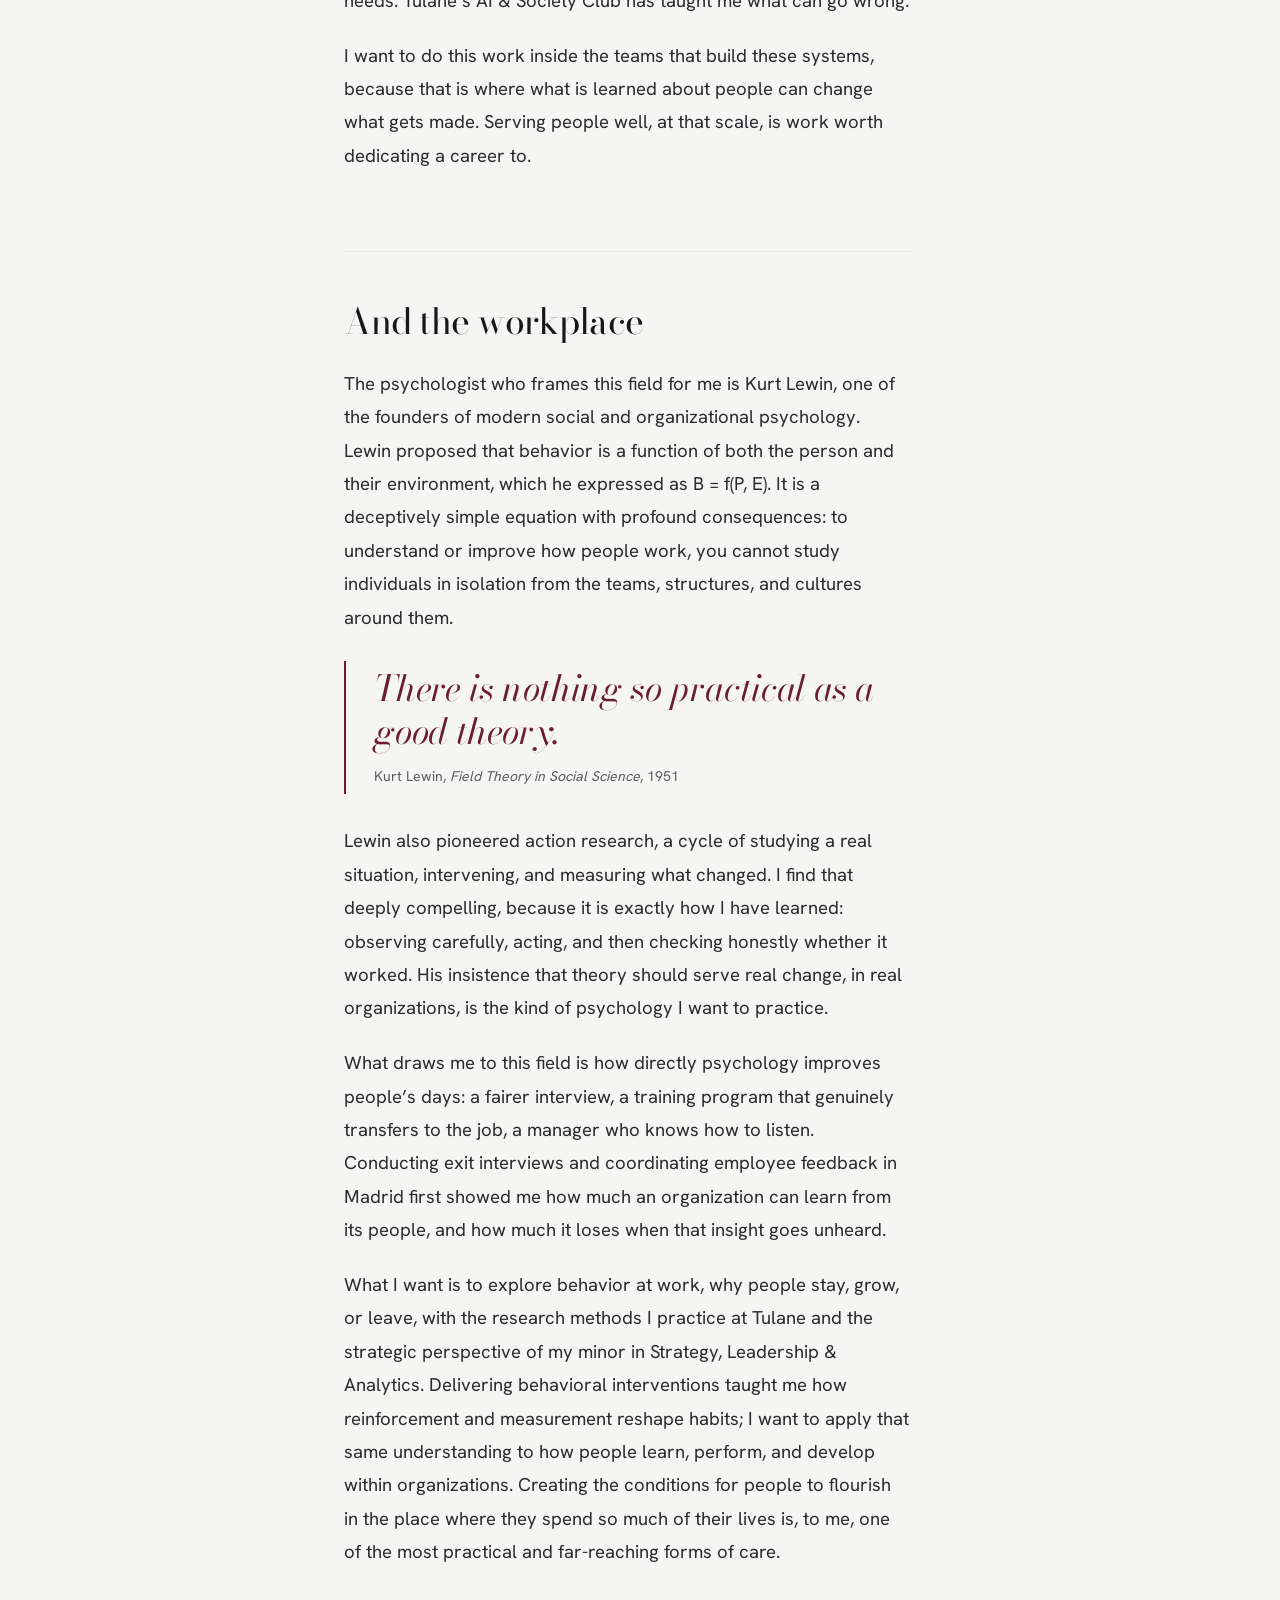
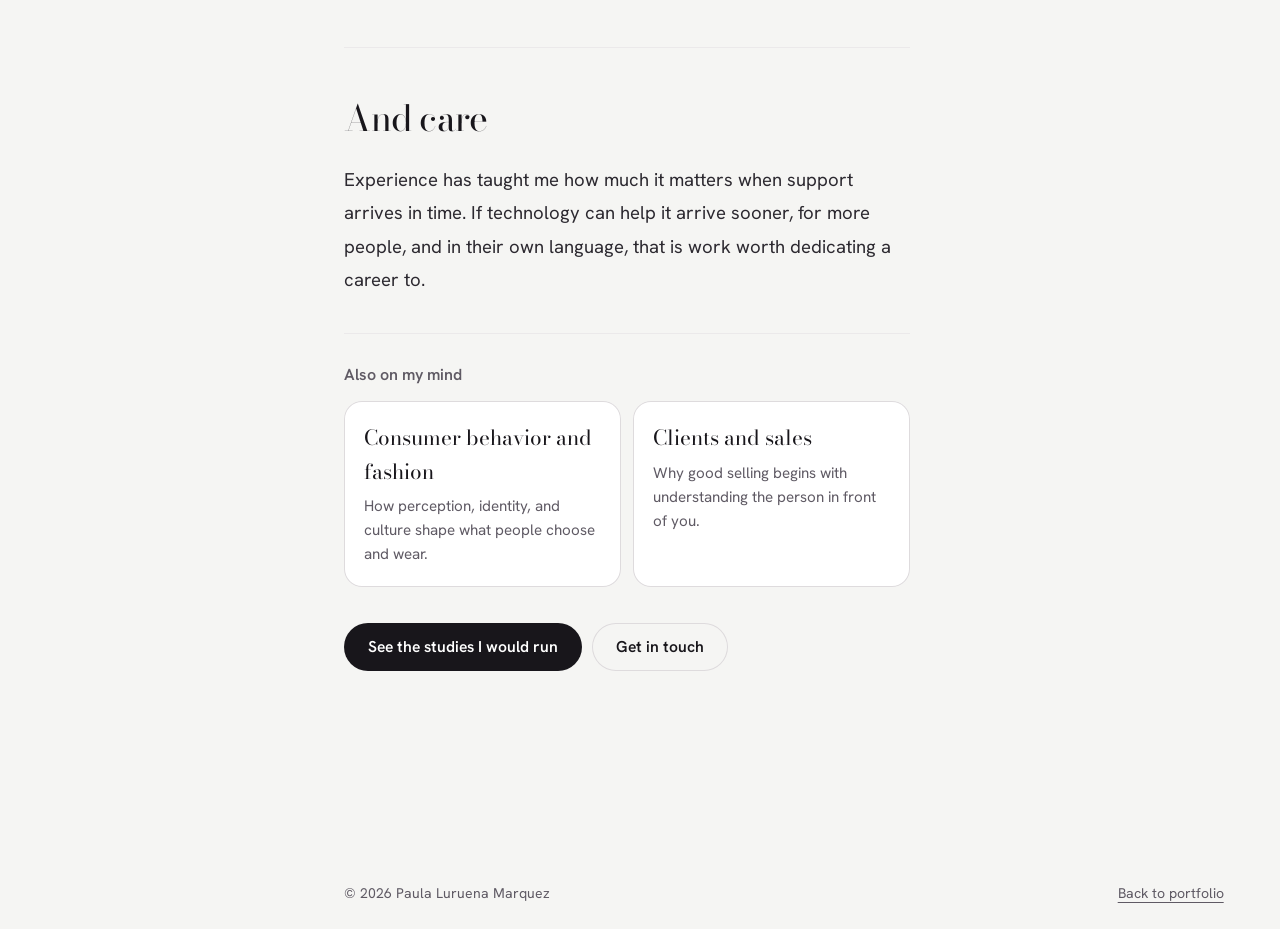
<file: story.html>
<!doctype html>
<html lang="en">
<head>
  <meta charset="UTF-8">
  <meta name="viewport" content="width=device-width, initial-scale=1">
  <meta name="theme-color" content="#f5f5f3">
  <title>Why psychology | Paula Luruena Marquez</title>
  <meta name="description" content="Why Paula Luruena Marquez chose psychology: a lifelong question about human behavior, a turning point, and a commitment to serving others.">
  <meta property="og:title" content="Why psychology | Paula Luruena Marquez">
  <meta property="og:description" content="Why Paula Luruena Marquez chose psychology: a lifelong question about human behavior, a turning point, and a commitment to serving others.">
  <meta property="og:type" content="article">
  <meta property="og:url" content="https://paulaluruena.github.io/Paula_Luruena_Portfolio_BehaviorWorkAI/story.html">
  <link rel="canonical" href="https://paulaluruena.github.io/Paula_Luruena_Portfolio_BehaviorWorkAI/story.html">
  <link rel="icon" type="image/svg+xml" href="data:image/svg+xml,%3Csvg xmlns='http://www.w3.org/2000/svg' viewBox='0 0 64 64'%3E%3Crect width='64' height='64' rx='32' fill='%2318161b'/%3E%3Ctext x='32' y='42' text-anchor='middle' font-family='Didot,Georgia,serif' font-size='26' fill='%23f5f5f3'%3EPL%3C/text%3E%3C/svg%3E">
  <link rel="preload" href="assets/bodoni-moda-latin-opsz-normal.woff2" as="font" type="font/woff2" crossorigin>
  <link rel="preload" href="assets/hanken-grotesk-latin-wght-normal.woff2" as="font" type="font/woff2" crossorigin>
  <link rel="stylesheet" href="styles.css">
  <script>document.documentElement.className = "js";</script>
  <script src="script.js" defer></script>
</head>
<body class="site-behavior story-page">
  <a class="skip-link" href="#main">Skip to content</a>
  <header class="rail">
    <a class="id" href="index.html"><img src="assets/paula-avatar.jpg" width="56" height="56" alt="Paula Luruena Marquez"><span><span class="id-name">Paula Luruena Marquez</span><span class="id-role">Psychology, Tulane University</span></span></a>
    <button class="menu-toggle" type="button" aria-controls="drawer" aria-expanded="false"><span>Menu</span></button>
    <div class="rail-drawer" id="drawer">
      <p class="track-label"><svg width="20" height="20" viewBox="0 0 20 20" fill="none" stroke="currentColor" stroke-width="1.4" aria-hidden="true"><circle cx="10" cy="10" r="8"/><path d="m12.8 7.2-1.7 3.9-3.9 1.7 1.7-3.9z"/></svg><span><strong>Psychology</strong><span>Applied to people, work &amp; AI</span></span></p>
      <nav class="rail-nav" id="navigation" aria-label="Sections"><a href="index.html#top">Overview</a><a href="story.html" aria-current="page">Why psychology</a><a class="nav-chapter" href="#ch-1">I. The first question</a><a class="nav-chapter" href="#ch-2">II. A turning point</a><a class="nav-chapter" href="#ch-3">III. Curiosity becomes a discipline</a><a class="nav-chapter" href="#ch-4">IV. What I am here to do</a><a class="nav-chapter" href="#where">V. Where it leads</a><a href="index.html#experience">Experience</a><a href="index.html#contact">Contact</a></nav>
      <div class="rail-foot">
        <div class="clocks"><p class="clock"><span>New Orleans</span><time data-tz="America/Chicago">&nbsp;</time></p><p class="clock"><span>Madrid</span><time data-tz="Europe/Madrid">&nbsp;</time></p></div>
        <p class="status"><i aria-hidden="true"></i>Available from June 2027</p>
        <p class="rail-links"><a href="assets/Paula-Luruena-Marquez-Resume.pdf" download>Résumé</a><a href="mailto:paulaluruena9@gmail.com">Email</a></p>
      </div>
    </div>
  </header>
  <div class="read-progress" aria-hidden="true"><span></span></div>

  <main id="main">
    <section class="story-hero" id="top" aria-labelledby="story-title">
      <div class="wrap">
        <p class="hero-top"><a href="index.html">Back to portfolio</a><span>10 minute read</span></p>
        <p class="kicker">An origin story</p>
        <h1 id="story-title" class="story-title">Why psychology</h1>
        <p class="story-dek">The question I have been asking for as long as I can remember, the moment it became a purpose, and where I intend to take it next.</p>
        <ol class="story-toc"><li><a href="#ch-1"><span>I</span>The first question</a></li><li><a href="#ch-2"><span>II</span>A turning point</a></li><li><a href="#ch-3"><span>III</span>Curiosity becomes a discipline</a></li><li><a href="#ch-4"><span>IV</span>What I am here to do</a></li><li><a href="#where"><span>V</span>Where it leads</a></li></ol>
      </div>
    </section>
    <article class="essay wrap">
        <section class="chapter" id="ch-1" aria-labelledby="ch-1-t">
          <header class="chapter-head"><span class="chapter-num" aria-hidden="true">I</span><h2 id="ch-1-t">The first question</h2></header>
          <div class="chapter-body"><div class="chapter-text"><p class="dropcap">Long before I had the vocabulary for it, I was already an observer of people. Growing up in Madrid, I was fascinated by the invisible mechanics of a room: how a single arrival could shift its temperature, how two friends could hear the identical sentence and walk away with irreconcilable interpretations, how a fleeting glance could quietly rewrite someone’s decision. I wanted to understand what lay beneath the surface. Why do we react before we reflect? Why do we defend our convictions so fiercely? Why do certain moments stay with us for decades while others dissolve by evening?</p><p>Questions like these turned me into a reader. I gravitated toward anything that promised a glimpse behind behavior, and I developed a habit that has never quite left me: whenever a psychologist’s name surfaced in a book or a footnote, I would look them up and follow the trail from one thinker to the next, often far later into the night than I should have. I collected their ideas long before I could fully grasp them. Only years later, once my own studies and work gave me something to measure them against, did many of those ideas truly make sense. A few of them have since become the foundation of how I think.</p><p>Long hours of mathematics practice as a child added a second instinct that proved just as consequential: the patience to stay with a problem, alone and unhurried, until it finally yielded. Curiosity and persistence. In retrospect, they were the first two instruments of a researcher.</p><p>My education then carried me across three countries. I was raised in Madrid, continued my secondary education in England, and completed it in the United States before beginning my studies at Tulane in New Orleans. Each move was a natural experiment in perception. The same gesture could read as warmth in one place and reserve in another; the same silence could signal respect or disapproval. I learned early that behavior is unintelligible without context, and that understanding a person begins with understanding the world they are standing in.</p></div></div>
        </section>
        <section class="chapter" id="ch-2" aria-labelledby="ch-2-t">
          <header class="chapter-head"><span class="chapter-num" aria-hidden="true">II</span><h2 id="ch-2-t">A turning point</h2></header>
          <div class="chapter-body"><div class="chapter-text"><p>Some experiences divide a life into a before and an after. Mine arrived when I was a teenager, in the form of a loss that reorganized, almost overnight, my understanding of what matters.</p><p>I will not pretend the path forward was graceful. Grief at that age arrives without instructions, and for a long time it posed questions I could not answer. What eventually moved me was not forgetting, but a decision: to let the most difficult period of my life become the reason I would spend the rest of it in service of others.</p><blockquote class="pull"><p>Life is not only about surviving hard moments. It is about allowing each one to make you a better version of yourself.</p></blockquote><p>What carried me through was a belief, fragile at first, that I could still be of genuine use to someone. I did not have a name for it then. Years later, in a psychology course, I would discover that it had one, and that it is among the most studied forces in human behavior.</p><p>That decision transformed a childhood fascination into a vocation. Understanding the mind ceased to be an intellectual pastime and became the most meaningful way I knew to be of service to others, in whatever form that service would take. It is also why I do not consider empathy a soft skill. For me, it is a form of knowledge, earned the hard way.</p></div></div>
        </section>
        <section class="chapter" id="ch-3" aria-labelledby="ch-3-t">
          <header class="chapter-head"><span class="chapter-num" aria-hidden="true">III</span><h2 id="ch-3-t">Curiosity becomes a discipline</h2></header>
          <div class="chapter-body"><div class="chapter-text"><p>At Tulane, my questions finally found a method. Psychology offered what intuition never could: a rigorous vocabulary for phenomena I had only sensed, and the empirical tools to test them rather than speculate. Names I had once looked up out of curiosity began reappearing in my coursework, and this time I had the context to understand what they had been trying to tell me. Two of them changed the way I see my own path.</p><p>The first was William James, often called the father of American psychology. I had come across his writing years earlier and been struck by one line in particular, though I admired it more than I understood it.</p><blockquote class="pull pull-cited"><p>My experience is what I agree to attend to.</p><footer>William James, <cite>The Principles of Psychology</cite>, 1890</footer></blockquote><p>James argued that attention is not a passive window onto the world but an act of selection. From the overwhelming abundance of sensation around us, the mind continually chooses what to take in, and in choosing, it shapes what our reality will be. What we notice becomes what we learn; what we overlook might as well not exist.</p><p>I only grasped the full weight of that idea once I joined Tulane’s Learning &amp; Brain Development Lab. There, I help conduct experiments on how children’s attention, learning, and cognitive development unfold, and I code how they respond to different kinds of stimuli. Each coded response is, in its own way, a record of a choice a young mind has made about what deserves its attention. Watching those choices accumulate across participants, I began to see James’s point not as philosophy but as data: attention is where learning begins, and studying it closely is one of the most direct ways to understand how a person comes to know the world. A sentence I once admired from a distance is now a principle I work with every week.</p><p>The second was Albert Bandura. His early research showed that children learn not only from their own rewards and consequences but by observing the people around them, work that grew into his social cognitive theory. In 1977 he introduced the concept that would matter most to me: self-efficacy, a person’s belief in their capacity to act successfully in a given situation. Bandura demonstrated that this belief shapes which challenges we take on, how much effort we invest, and how long we persevere when things go wrong, often more than ability itself.</p><p>I recognized both ideas almost immediately. At Deep Roots, delivering individualized behavioral interventions to children, I watched modeling and reinforcement build skills one step at a time, and I watched each small success make the next attempt a little braver. That is self-efficacy in motion. I recognized it in my own story, too. The belief that I could still be useful to others, the one that had carried me forward years before, now had a name and an empirical foundation. Few things I have learned have felt more personal.</p><p>Every other setting deepened the lesson. Observing clinicians at Riverway revealed how disciplined questioning becomes a diagnosis. Supporting callers with Cruz Roja taught me how profoundly a steady voice can alter a moment of crisis. Working alongside Hispanic families at Puentes showed me how language, culture, and circumstance determine what people need. The settings varied. The subject never did: people.</p></div><aside class="chapter-notes"><p class="sidenote">William James, <cite>The Principles of Psychology</cite>, 1890.</p><p class="sidenote">Albert Bandura, “Self-efficacy: Toward a Unifying Theory of Behavioral Change,” <cite>Psychological Review</cite>, 1977.</p></aside></div>
        </section>
        <section class="chapter" id="ch-4" aria-labelledby="ch-4-t">
          <header class="chapter-head"><span class="chapter-num" aria-hidden="true">IV</span><h2 id="ch-4-t">What I am here to do</h2></header>
          <div class="chapter-body"><div class="chapter-text"><p>If a single thread runs through everything I have done, it is this: I want my work to serve people. Psychology is how I understand them, and understanding is what allows me to serve them well, whether they are patients, clients, employees, or customers.</p><p>That is why I do not regard psychology as one career among many. I regard it as a lens that makes every field more human. Wherever people make decisions, seek support, or work together, behavior sits at the center, and the questions a psychologist asks can change what gets built, offered, and led.</p><p>My ambition is not modest, and I do not intend it to be. I want to bring rigorous behavioral insight into the places where it can improve the most lives, and to do it with the care that experience has taught me. I am not finished asking my questions. I suspect I never will be. But I know where I want to ask them next.</p></div></div>
        </section>
        <section class="chapter" id="where" aria-labelledby="where-t">
          <header class="chapter-head"><span class="chapter-num" aria-hidden="true">V</span><h2 id="where-t">Where it leads</h2><p class="chapter-sub">Psychology, people, and the technology they live with</p></header>
          <div class="chapter-body"><div class="chapter-text"><p>Of all the directions psychology could take me, the one I find most urgent is the people on the other side of AI. In a very short time, a tool that answers in full sentences has become part of how people study, work, make decisions, and sometimes cope. That is a change in human behavior that psychology rarely gets to observe while it is happening.</p><p>The psychologist I return to most here is Carl Rogers. Rogers proposed that people change and grow when three conditions are present in a helping relationship: empathy, meaning a genuine effort to understand someone’s experience from the inside; unconditional positive regard, meaning acceptance that does not depend on what the person says or does; and congruence, meaning honesty and transparency from the helper. His client-centered approach reshaped psychotherapy by placing the person, rather than the technique, at the center of care.</p><p>I believe Rogers offers a useful standard for any technology people confide in. An assistant should not only be accurate. It should make a person feel heard, respect their autonomy, be honest about what it is and what it cannot do, and recognize the moment to point someone toward a human who can do more. Those are psychological design requirements, and they should be treated as seriously as any technical one.</p><p>The questions that follow are research questions. When an assistant agrees with someone, is it helping them? Does help that never steps back leave people more capable or less? When it points a person in distress toward human help, do they go? Answering them takes the methods I have been trained in: careful observation, consistent coding, good interviews, and honest measurement.</p><p>Each setting I have worked in prepared me for a part of this. The lab taught me rigor. Deep Roots showed me how behavior is shaped, one reinforced step at a time. Riverway and Cruz Roja taught me how to listen to someone who is vulnerable. Puentes taught me how much language and culture decide what a person needs. Tulane’s AI &amp; Society Club has taught me what can go wrong.</p><p>I want to do this work inside the teams that build these systems, because that is where what is learned about people can change what gets made. Serving people well, at that scale, is work worth dedicating a career to.</p><h3 class="chapter-break">And the workplace</h3><p>The psychologist who frames this field for me is Kurt Lewin, one of the founders of modern social and organizational psychology. Lewin proposed that behavior is a function of both the person and their environment, which he expressed as B = f(P, E). It is a deceptively simple equation with profound consequences: to understand or improve how people work, you cannot study individuals in isolation from the teams, structures, and cultures around them.</p><blockquote class="pull pull-cited"><p>There is nothing so practical as a good theory.</p><footer>Kurt Lewin, <cite>Field Theory in Social Science</cite>, 1951</footer></blockquote><p>Lewin also pioneered action research, a cycle of studying a real situation, intervening, and measuring what changed. I find that deeply compelling, because it is exactly how I have learned: observing carefully, acting, and then checking honestly whether it worked. His insistence that theory should serve real change, in real organizations, is the kind of psychology I want to practice.</p><p>What draws me to this field is how directly psychology improves people’s days: a fairer interview, a training program that genuinely transfers to the job, a manager who knows how to listen. Conducting exit interviews and coordinating employee feedback in Madrid first showed me how much an organization can learn from its people, and how much it loses when that insight goes unheard.</p><p>What I want is to explore behavior at work, why people stay, grow, or leave, with the research methods I practice at Tulane and the strategic perspective of my minor in Strategy, Leadership &amp; Analytics. Delivering behavioral interventions taught me how reinforcement and measurement reshape habits; I want to apply that same understanding to how people learn, perform, and develop within organizations. Creating the conditions for people to flourish in the place where they spend so much of their lives is, to me, one of the most practical and far-reaching forms of care.</p><h3 class="chapter-break">And care</h3><p>Experience has taught me how much it matters when support arrives in time. If technology can help it arrive sooner, for more people, and in their own language, that is work worth dedicating a career to.</p>
            <div class="also"><h3>Also on my mind</h3><div class="also-grid"><article class="also-card"><h4>Consumer behavior and fashion</h4><p>How perception, identity, and culture shape what people choose and wear.</p></article><article class="also-card"><h4>Clients and sales</h4><p>Why good selling begins with understanding the person in front of you.</p></article></div></div>
            <p class="story-actions"><a class="button" href="depth.html#proposals">See the studies I would run</a><a class="button button-line" href="index.html#contact">Get in touch</a></p></div><aside class="chapter-notes"><p class="sidenote">Carl Rogers, “The Necessary and Sufficient Conditions of Therapeutic Personality Change,” <cite>Journal of Consulting Psychology</cite>, 1957.</p><p class="sidenote">Carl Rogers, <cite>Client-Centered Therapy</cite>, 1951.</p><p class="sidenote">Kurt Lewin, <cite>Principles of Topological Psychology</cite>, 1936.</p><p class="sidenote">Kurt Lewin, “Action Research and Minority Problems,” <cite>Journal of Social Issues</cite>, 1946.</p></aside></div>
        </section>
    </article>
  </main>
  <footer class="footer"><span>© <span id="year">2026</span> Paula Luruena Marquez</span><a href="index.html">Back to portfolio</a></footer>
</body>
</html>
</file>
<file: styles.css>
/* Paula Luruena Marquez. One design system for both consolidated portfolios:
   Consumer & Brand, and Behavior, Work & AI. Bodoni Moda and Hanken Grotesk, paper, ink and wine. */
@font-face{font-family:'Bodoni Moda';src:url('assets/bodoni-moda-latin-opsz-normal.woff2') format('woff2');font-weight:400 900;font-display:swap}
@font-face{font-family:'Bodoni Moda';src:url('assets/bodoni-moda-latin-opsz-italic.woff2') format('woff2');font-weight:400 900;font-style:italic;font-display:swap}
@font-face{font-family:'Hanken Grotesk';src:url('assets/hanken-grotesk-latin-wght-normal.woff2') format('woff2');font-weight:100 900;font-display:swap}

:root{
  --paper:#f5f5f3;--surface:#ffffff;--ink:#18161b;--soft:#5f5a64;--faint:#8d8892;--line:#dedbdd;--line-2:#ebe9ea;
  --wine:#6a1d35;--wine-deep:#4e1427;--blush:#f3e8ea;--mist:#eceaf0;--night:#17151b;
  --serif:'Bodoni Moda',Didot,'Times New Roman',serif;--sans:'Hanken Grotesk',system-ui,-apple-system,'Segoe UI',sans-serif;
  --rail:288px;--pad:clamp(20px,4.4vw,72px);--ease:cubic-bezier(.22,.7,.2,1);--ease-out:cubic-bezier(.16,1,.3,1)
}
*{box-sizing:border-box}
[hidden]{display:none!important}
html{scroll-behavior:smooth;scroll-padding-top:32px}
body{margin:0;background:var(--paper);color:var(--ink);font-family:var(--sans);font-size:1.0625rem;line-height:1.6;-webkit-font-smoothing:antialiased;font-variant-numeric:tabular-nums;font-optical-sizing:auto}
h1,h2,h3,h4,p,ul,ol,dl,dd,figure,blockquote{margin:0}ul,ol{padding:0;list-style:none}
h1,h2,h3,h4{font-weight:500}
a{color:inherit}img{display:block;max-width:100%}
button{font:inherit;color:inherit;background:none;border:0;padding:0;cursor:pointer;text-align:inherit}
:focus-visible{outline:2px solid var(--wine);outline-offset:3px;border-radius:4px}
::selection{background:var(--blush);color:var(--wine-deep)}
.skip-link{position:fixed;left:16px;top:-80px;z-index:60;background:var(--wine);color:#fff;padding:10px 16px;border-radius:999px}.skip-link:focus{top:12px}
.serif{font-family:var(--serif)}

/* ---------- Side rail (desktop) / top bar (mobile) ---------- */
.rail{position:fixed;inset:0 auto 0 0;width:var(--rail);z-index:30;display:flex;flex-direction:column;gap:28px;padding:32px 28px;border-right:1px solid var(--line);background:var(--paper);overflow-y:auto;scrollbar-width:none}
.rail::-webkit-scrollbar{display:none}
.id{display:grid;grid-template-columns:56px 1fr;gap:14px;align-items:center;text-decoration:none}
.id img{width:56px;height:56px;border-radius:50%;object-fit:cover;filter:saturate(.92)}
.id-name{display:block;font-weight:600;font-size:1rem;line-height:1.25}
.id-role{display:block;font-size:.84rem;color:var(--soft);margin-top:3px}
.track-label{display:flex;align-items:center;gap:10px;padding:10px 14px;border-radius:12px;background:var(--surface);box-shadow:inset 0 0 0 1px var(--line);font-size:.86rem;line-height:1.35}
.track-label svg{flex:none;color:var(--wine)}
.track-label strong{display:block;font-weight:600}
.track-label span{color:var(--soft)}
.rail-nav{display:grid;gap:2px;font-size:.95rem}
.rail-nav a{display:flex;justify-content:space-between;align-items:baseline;gap:12px;padding:8px 12px;margin-inline:-12px;border-radius:10px;text-decoration:none;color:var(--soft);transition:color .2s,background .2s}
.rail-nav a small{font-size:.78rem;color:var(--faint)}
.rail-nav a:hover{color:var(--ink);background:var(--mist)}
.rail-nav a[aria-current]{color:var(--ink);background:var(--surface);box-shadow:inset 2px 0 0 var(--wine)}
.rail-foot{margin-top:auto;display:grid;gap:18px;font-size:.88rem}
.clocks{display:grid;grid-template-columns:1fr 1fr;gap:8px}
.clock{padding:10px 12px;border-radius:12px;background:var(--surface);box-shadow:inset 0 0 0 1px var(--line)}
.clock span{display:block;color:var(--soft);font-size:.78rem}
.clock time{font-size:1.05rem;font-weight:600;line-height:1.3}
.status{display:flex;align-items:center;gap:10px;color:var(--soft)}
.status i{width:8px;height:8px;border-radius:50%;background:#2f8a5b;box-shadow:0 0 0 4px rgba(47,138,91,.15)}
.rail-links{display:flex;flex-wrap:wrap;gap:8px}
.rail-links a{text-decoration:none;padding:7px 12px;border-radius:999px;box-shadow:inset 0 0 0 1px var(--line);transition:background .2s,box-shadow .2s}
.rail-links a:hover{background:var(--surface);box-shadow:inset 0 0 0 1px var(--wine)}
.menu-toggle{display:none}

main,.footer{margin-left:var(--rail)}
.wrap{padding-inline:var(--pad);max-width:1260px}

/* ---------- Buttons ---------- */
.button{display:inline-flex;align-items:center;gap:10px;min-height:48px;padding:0 24px;border-radius:999px;background:var(--ink);color:#fff;text-decoration:none;font-weight:600;font-size:.98rem;transition:background .25s,transform .3s var(--ease)}
.button:hover{background:var(--wine);transform:translateY(-1px)}
.button svg{transition:transform .3s var(--ease)}
.button:hover svg{transform:translateY(2px)}
.button-line{background:transparent;color:var(--ink);box-shadow:inset 0 0 0 1px var(--line)}
.button-line:hover{background:var(--surface);color:var(--ink);box-shadow:inset 0 0 0 1px var(--ink)}
.button.is-done{background:var(--blush);color:var(--wine)}

/* ---------- Hero ---------- */
.hero{position:relative;padding-block:clamp(40px,6vw,72px) clamp(56px,7vw,96px);border-bottom:1px solid var(--line);overflow:hidden}
.hero::before{content:'';position:absolute;inset:0;background-image:linear-gradient(var(--line-2) 1px,transparent 1px),linear-gradient(90deg,var(--line-2) 1px,transparent 1px);background-size:calc((100% - 2*var(--pad))/12) 96px;background-position:var(--pad) 0;mask-image:linear-gradient(180deg,#000 0%,transparent 85%);pointer-events:none}
.hero>*{position:relative}
.hero-top{display:flex;justify-content:space-between;gap:16px;flex-wrap:wrap;font-size:.9rem;color:var(--soft);padding-bottom:clamp(36px,6vw,80px)}
.hero-top strong{color:var(--ink);font-weight:600}
.name{font-family:var(--serif);font-weight:400;font-size:clamp(3.4rem,9.2vw,9.6rem);line-height:.9;letter-spacing:-.035em}
.name .line{display:block;overflow:hidden;padding-bottom:.06em}
.name .line>span{display:inline-block}
.name .line:nth-child(2){padding-left:clamp(0px,9vw,180px)}
.name em{font-style:italic;color:var(--wine)}
.hero-grid{display:grid;grid-template-columns:repeat(12,1fr);gap:24px;margin-top:clamp(40px,5vw,64px);align-items:end}
.hero-intro{grid-column:1 / span 6;font-size:1.2rem;line-height:1.55;max-width:36rem}
.hero-actions{grid-column:8 / -1;display:flex;flex-wrap:wrap;gap:10px;justify-content:flex-end}
.facts{display:grid;grid-template-columns:repeat(3,1fr);margin-top:clamp(40px,5vw,64px);border-top:1px solid var(--ink)}
.facts>div{padding:16px 20px 0 0}
.facts>div+div{padding-left:20px;border-left:1px solid var(--line)}
.facts dt{font-size:.84rem;color:var(--soft)}
.facts dd{font-size:1.05rem;font-weight:500;line-height:1.4;margin-top:4px}
.js .name .line>span{transform:translateY(105%);animation:lift 1.1s var(--ease-out) forwards}
.js .name .line:nth-child(2)>span{animation-delay:.12s}
.js .hero-top,.js .hero-grid,.js .facts{opacity:0;animation:appear .9s var(--ease) .45s forwards}
.js .facts{animation-delay:.6s}
@keyframes lift{to{transform:none}}
@keyframes appear{from{opacity:0;transform:translateY(10px)}to{opacity:1;transform:none}}

/* ---------- Section scaffolding ---------- */
.section{padding-block:clamp(72px,9vw,128px);border-bottom:1px solid var(--line)}
.section-head{display:grid;grid-template-columns:repeat(12,1fr);gap:24px;align-items:end;margin-bottom:clamp(36px,5vw,56px)}
.section-head h2{grid-column:1 / span 7;font-family:var(--serif);font-weight:400;font-size:clamp(2.3rem,4.4vw,3.8rem);line-height:1;letter-spacing:-.025em}
.section-head p{grid-column:8 / -1;color:var(--soft);max-width:30rem}
.kicker{display:block;font-size:.9rem;color:var(--wine);font-family:var(--sans);font-weight:600;letter-spacing:0;margin-bottom:14px}

/* ---------- Profile ---------- */
.profile-grid{display:grid;grid-template-columns:repeat(12,1fr);gap:24px}
.statement{grid-column:1 / span 6;font-family:var(--serif);font-style:italic;font-weight:400;font-size:clamp(1.9rem,3.4vw,3rem);line-height:1.12;letter-spacing:-.015em;color:var(--wine);position:relative;padding-top:56px}
.statement::before{content:'';position:absolute;top:18px;left:0;width:48px;height:2px;background:var(--wine)}
.bio{grid-column:8 / -1;display:grid;gap:18px;align-content:start}
.bio p{color:var(--soft)}
.bio p:first-child{color:var(--ink);font-size:1.15rem}
.glance{display:grid;grid-template-columns:1fr 1fr;gap:0 24px;margin-top:12px;border-top:1px solid var(--line)}
.glance div{padding:12px 0;border-bottom:1px solid var(--line-2)}
.glance dt{font-size:.82rem;color:var(--faint)}
.glance dd{font-size:.97rem}

/* ---------- Focus: expanding panels ---------- */
.panels{display:flex;gap:10px;min-height:520px}
.panel{position:relative;flex:1 1 0;min-width:76px;display:flex;border-radius:22px;background:var(--mist);overflow:hidden;transition:flex-grow .7s var(--ease-out),background .4s}
.panel.is-open{flex-grow:7;background:var(--surface);box-shadow:0 1px 0 var(--line),0 30px 60px -40px rgba(24,22,27,.35)}
.panel-toggle{flex:none;width:76px;display:flex;flex-direction:column;align-items:center;justify-content:space-between;padding:24px 0;color:var(--soft);transition:color .2s,background .2s}
.panel:not(.is-open) .panel-toggle{width:100%}
.panel:not(.is-open) .panel-toggle:hover{background:#e4e1ea;color:var(--ink)}
.panel-toggle .vlabel{writing-mode:vertical-rl;transform:rotate(180deg);font-family:var(--serif);font-size:1.45rem;letter-spacing:-.01em;color:var(--ink);white-space:nowrap}
.panel-toggle .glyph{width:34px;height:34px;border-radius:50%;display:grid;place-items:center;box-shadow:inset 0 0 0 1px var(--line);background:var(--surface);transition:transform .5s var(--ease),background .3s,color .3s}
.primary-tag{writing-mode:vertical-rl;transform:rotate(180deg);margin:auto 0 12px;padding:8px 3px;border-radius:999px;background:var(--blush);color:var(--wine);font-size:.72rem;font-weight:600;white-space:nowrap}
.rel{display:inline-block;margin-left:8px;padding:1px 8px;border-radius:999px;background:var(--blush);color:var(--wine);font-style:normal;font-size:.72rem;font-weight:600;vertical-align:2px;white-space:nowrap}
.role-nav button[aria-current="true"] .rel{background:#fff}
.panel.is-open .panel-toggle{border-right:1px solid var(--line-2)}
.panel.is-open .panel-toggle .glyph{transform:rotate(45deg);background:var(--wine);color:#fff;box-shadow:none}
.panel-body{flex:1;min-width:0;padding:clamp(28px,3.5vw,48px);display:grid;grid-template-columns:1.1fr .9fr;gap:clamp(24px,3vw,48px);align-content:start}
.panel.is-open .panel-body{animation:appear .6s var(--ease) .15s both}
.panel-body h3{grid-column:1 / -1;font-family:var(--serif);font-weight:400;font-size:clamp(2rem,3.2vw,2.9rem);line-height:1.02;letter-spacing:-.02em}
.panel-lead{font-family:var(--serif);font-style:italic;font-size:1.3rem;line-height:1.35;color:var(--wine);margin-bottom:14px}
.panel-copy p+p{margin-top:12px}
.panel-copy>p:not(.panel-lead){color:var(--soft)}
.panel-aside h4{font-size:.86rem;font-weight:600;color:var(--soft);margin-bottom:8px}
.panel-aside ul{margin-bottom:24px}
.panel-aside li{padding:10px 0;border-top:1px solid var(--line-2);line-height:1.45}
.chips{display:flex;flex-wrap:wrap;gap:8px}
.chip-link{display:inline-flex;align-items:center;gap:6px;text-decoration:none;font-size:.9rem;font-weight:500;padding:7px 14px;border-radius:999px;background:var(--blush);color:var(--wine-deep);transition:background .2s}
.chip-link:hover{background:#ead6da}

/* ---------- Experience explorer ---------- */
.explorer-tools{display:flex;justify-content:space-between;align-items:center;gap:16px;flex-wrap:wrap;margin-bottom:18px}
.filters{display:flex;flex-wrap:wrap;gap:6px;padding:5px;border-radius:999px;background:var(--surface);box-shadow:inset 0 0 0 1px var(--line)}
.filters button{padding:8px 16px;border-radius:999px;font-size:.92rem;font-weight:500;color:var(--soft);transition:background .25s,color .25s}
.filters button:hover{color:var(--ink)}
.filters button[aria-pressed="true"]{background:var(--ink);color:#fff}
.filter-status{display:flex;align-items:center;gap:12px;font-size:.95rem;color:var(--soft)}
.filter-status button{color:var(--wine);font-weight:600;text-decoration:underline;text-underline-offset:4px}
html:not(.js) .explorer-tools{display:none}
.explorer-body{display:grid;grid-template-columns:minmax(300px,.95fr) 1.5fr;gap:24px;align-items:start}
.role-list{border-radius:22px;background:var(--surface);box-shadow:inset 0 0 0 1px var(--line);padding:8px}
html:not(.js) .role-list{display:none}
html:not(.js) .explorer-body{grid-template-columns:1fr}
html:not(.js) .role-panel+.role-panel{margin-top:16px}
.axis{display:flex;justify-content:space-between;padding:10px 14px 8px;font-size:.74rem;color:var(--faint);border-bottom:1px solid var(--line-2);margin-bottom:4px}
.role-nav li+li{border-top:1px solid var(--line-2)}
.role-nav button{position:relative;display:grid;width:100%;gap:2px;padding:14px;border-radius:14px;transition:background .25s}
.role-nav button:hover{background:var(--paper)}
.role-nav strong{font-weight:600;line-height:1.3}
.role-nav .sub{font-size:.86rem;color:var(--soft)}
.track{position:relative;height:6px;margin-top:10px;border-radius:3px;background:repeating-linear-gradient(90deg,var(--line-2) 0 1px,transparent 1px calc(100%/6.5)),var(--paper)}
.track b{position:absolute;top:0;bottom:0;left:var(--s);width:max(var(--w),8px);border-radius:3px;background:#cfc9cf;transition:background .3s}
.track b.ongoing{background-image:linear-gradient(90deg,transparent 60%,rgba(255,255,255,.6))}
.role-nav button[aria-current="true"]{background:var(--blush)}
.role-nav li+li:has(button[aria-current="true"]),.role-nav li:has(button[aria-current="true"])+li{border-top-color:transparent}
.role-nav button[aria-current="true"] strong{color:var(--wine-deep)}
.role-nav button[aria-current="true"] .track b{background:var(--wine)}
.role-panel{position:sticky;top:24px;border-radius:22px;background:var(--surface);box-shadow:0 1px 0 var(--line),0 30px 70px -50px rgba(24,22,27,.45);padding:clamp(26px,3.6vw,48px);outline:none}
html:not(.js) .role-panel{position:static}
.role-panel.is-entering{animation:appear .45s var(--ease)}
.role-head{display:grid;grid-template-columns:1fr auto;gap:6px 24px;padding-bottom:22px;margin-bottom:22px;border-bottom:1px solid var(--line-2)}
.role-head h3{font-family:var(--serif);font-weight:400;font-size:clamp(1.9rem,3vw,2.6rem);line-height:1.04;letter-spacing:-.02em}
.role-head .title{grid-column:1;font-weight:500}
.role-head .meta{grid-column:2;grid-row:1 / span 2;text-align:right;font-size:.88rem;color:var(--soft);line-height:1.5}
.role-summary{font-size:1.12rem;margin-bottom:18px}
.role-panel ul li{position:relative;padding-left:22px;margin-bottom:9px;color:var(--soft)}
.role-panel ul li::before{content:'';position:absolute;left:0;top:.75em;width:10px;height:1px;background:var(--wine)}
.note{display:grid;grid-template-columns:auto 1fr;gap:14px;margin-top:26px;padding:18px 20px;border-radius:16px;background:var(--paper)}
.note svg{color:var(--wine);margin-top:3px}
.note strong{display:block;font-weight:600;margin-bottom:2px}
.note p{color:var(--soft)}

/* ---------- Competency matrix ---------- */
.matrix-wrap{border-radius:22px;background:var(--surface);box-shadow:inset 0 0 0 1px var(--line);overflow:hidden}
.matrix-scroll{overflow-x:auto}
.matrix{width:100%;border-collapse:collapse;min-width:860px}
.matrix th,.matrix td{border-bottom:1px solid var(--line-2)}
.matrix thead th{padding:18px 8px 14px;font-size:.82rem;font-weight:500;color:var(--soft);text-align:center;vertical-align:bottom;line-height:1.25}
.matrix thead th a{text-decoration:none}
.matrix thead th a:hover{color:var(--wine)}
.matrix thead .corner{text-align:left;padding-left:24px;color:var(--ink);font-weight:600}
.matrix tbody tr:last-child>*{border-bottom:0}
.matrix tbody th{width:32%;text-align:left;padding:0;background:var(--surface)}
.matrix tbody th button{display:flex;align-items:center;justify-content:space-between;gap:12px;width:100%;padding:15px 24px;font-weight:500;transition:color .2s}
.matrix tbody th button svg{opacity:0;transform:translateX(-4px);transition:opacity .25s,transform .25s var(--ease);color:var(--wine)}
.matrix tbody tr{transition:background .2s}
.matrix tbody tr:hover,.matrix tbody tr:hover th{background:var(--blush)}
.matrix tbody tr:hover th button{color:var(--wine-deep)}
.matrix tbody tr:hover th button svg,.matrix tbody th button:focus-visible svg{opacity:1;transform:none}
.matrix td{text-align:center;padding:0}
.matrix td.y span{display:inline-block;width:12px;height:12px;border-radius:50%;background:var(--ink);font-size:0;color:transparent;vertical-align:middle;transition:transform .3s var(--ease),background .2s}
.matrix tbody tr:hover td.y span{background:var(--wine);transform:scale(1.3)}
.matrix td:not(.y)::after{content:'';display:inline-block;width:4px;height:4px;border-radius:50%;background:var(--line);vertical-align:middle}
.matrix-legend{display:flex;justify-content:space-between;flex-wrap:wrap;gap:12px;padding:14px 24px;border-top:1px solid var(--line-2);font-size:.86rem;color:var(--soft);background:var(--paper)}
.matrix-legend span{display:inline-flex;align-items:center;gap:8px}
.matrix-legend i{width:10px;height:10px;border-radius:50%;background:var(--ink)}
.next-skills{display:flex;flex-wrap:wrap;align-items:center;gap:8px 10px;margin-top:20px;color:var(--soft);font-size:.95rem}
.next-skills li{padding:6px 12px;border-radius:999px;outline:1px dashed #c4bec5;outline-offset:-1px;color:var(--ink)}

/* ---------- Background (bento) ---------- */
.bento{display:grid;grid-template-columns:repeat(6,1fr);gap:14px}
.tile{border-radius:22px;background:var(--surface);box-shadow:inset 0 0 0 1px var(--line);padding:clamp(22px,2.6vw,32px)}
.tile h3{font-family:var(--serif);font-weight:400;font-size:1.65rem;line-height:1.1;letter-spacing:-.01em;margin-bottom:6px}
.tile>p{color:var(--soft)}
.tile-edu{grid-column:span 4}
.tile-lang{grid-column:span 2}
.tile-earlier{grid-column:span 2}
.tile-community{grid-column:span 4}
.tile-targets{grid-column:span 6;background:var(--night);color:#efeaf0;box-shadow:none;display:grid;grid-template-columns:repeat(3,1fr);gap:28px}
.tile-targets h3{color:#fff;font-family:var(--sans);font-weight:600;font-size:1rem;margin-bottom:8px}
.tile-targets p{color:#bdb5c0}
.kv{margin-top:18px;border-top:1px solid var(--line-2)}
.kv>div{display:grid;grid-template-columns:130px 1fr;gap:16px;padding:11px 0;border-bottom:1px solid var(--line-2)}
.kv dt{color:var(--faint);font-size:.9rem}
.langs{margin-top:16px;display:grid;gap:14px}
.langs li{display:grid;grid-template-columns:1fr auto;gap:6px 12px;align-items:baseline}
.langs .lvl{font-size:.86rem;color:var(--soft)}
.langs .bar{grid-column:1 / -1;height:4px;border-radius:2px;background:var(--line-2);overflow:hidden}
.langs .bar i{display:block;height:100%;width:var(--v);background:var(--wine);border-radius:2px}
.earlier-list li{padding:12px 0;border-top:1px solid var(--line-2)}
.earlier-list li:first-child{border-top:0;padding-top:8px}
.earlier-list strong{display:block;font-weight:600}
.earlier-list span{color:var(--soft);font-size:.94rem}
.community-list{display:grid;grid-template-columns:1fr 1fr;gap:0 28px;margin-top:10px}
.community-list li{padding:12px 0;border-top:1px solid var(--line-2)}
.community-list .when{font-size:.82rem;color:var(--faint)}
.community-list strong{display:block;font-weight:600;margin:1px 0 2px}
.community-list p{color:var(--soft);font-size:.94rem}

/* ---------- Contact ---------- */
.contact{position:relative;background:var(--night);color:#e9e4ea;padding-block:clamp(80px,10vw,140px);overflow:hidden}
.contact::before{content:'';position:absolute;inset:0;background:radial-gradient(60% 80% at 85% 0%,rgba(106,29,53,.55),transparent 70%);pointer-events:none}
.contact::after{content:'';position:absolute;inset:0;opacity:.14;mix-blend-mode:overlay;pointer-events:none;background-image:url("data:image/svg+xml,%3Csvg xmlns='http://www.w3.org/2000/svg' width='160' height='160'%3E%3Cfilter id='n'%3E%3CfeTurbulence type='fractalNoise' baseFrequency='.85' numOctaves='3' stitchTiles='stitch'/%3E%3C/filter%3E%3Crect width='100%25' height='100%25' filter='url(%23n)'/%3E%3C/svg%3E")}
.contact .wrap{position:relative;z-index:1}
.contact-grid{display:grid;grid-template-columns:repeat(12,1fr);gap:24px;align-items:end}
.contact-main{grid-column:1 / span 7}
.contact h2{font-family:var(--serif);font-weight:400;font-size:clamp(2.6rem,5.6vw,5rem);line-height:.98;letter-spacing:-.03em;color:#fff}
.contact-main>p{margin-top:22px;max-width:32rem;color:#bdb5c0}
.contact-side{grid-column:8 / -1;display:grid;gap:16px;justify-items:start}
.email{font-family:var(--serif);font-size:clamp(1.2rem,1.9vw,1.6rem);color:#fff;text-decoration:none;overflow-wrap:anywhere;background:linear-gradient(#fff,#fff) left bottom/100% 1px no-repeat;padding-bottom:4px;transition:background-size .4s var(--ease)}
.email:hover{background-size:0 1px}
.contact-actions{display:flex;flex-wrap:wrap;gap:10px}
.contact .button{background:#fff;color:var(--night)}
.contact .button:hover{background:var(--blush)}
.contact .button-line{background:transparent;color:#fff;box-shadow:inset 0 0 0 1px rgba(255,255,255,.3)}
.contact .button-line:hover{background:rgba(255,255,255,.08);box-shadow:inset 0 0 0 1px #fff}
.contact .button.is-done{background:var(--blush);color:var(--wine)}
.contact-links{display:flex;gap:18px;font-size:.95rem;color:#bdb5c0}
.contact-links a{text-underline-offset:4px}
.footer{display:flex;justify-content:space-between;gap:16px;flex-wrap:wrap;padding:24px var(--pad);font-size:.88rem;color:var(--soft)}
.footer a{color:inherit;text-underline-offset:4px}


.fit-list{display:grid;grid-template-columns:repeat(2,1fr);gap:14px;counter-reset:fit}
.fit-list li{position:relative;padding:24px 24px 22px 64px;border-radius:20px;background:var(--surface);box-shadow:inset 0 0 0 1px var(--line);counter-increment:fit}
.fit-list li::before{content:counter(fit);position:absolute;left:22px;top:22px;font-family:var(--serif);font-size:1.6rem;line-height:1;color:var(--wine)}
.fit-list h3{font-size:1.05rem;font-weight:600;line-height:1.35;margin-bottom:6px}
.fit-list p{color:var(--soft);font-size:.97rem}
.fit-roles{display:flex;flex-wrap:wrap;gap:6px;margin-top:12px}
.fit-roles a{text-decoration:none;font-size:.84rem;font-weight:500;padding:4px 11px;border-radius:999px;background:var(--blush);color:var(--wine-deep)}
.fit-roles a:hover{background:#ead6da}

/* ---------- Story page ---------- */
.read-progress{position:fixed;top:0;left:var(--rail);right:0;height:3px;z-index:40;pointer-events:none}
.read-progress span{display:block;height:100%;background:var(--wine);transform:scaleX(0);transform-origin:left}
.rail-nav a.nav-chapter{padding-left:24px;font-size:.9rem}
.rail-nav a[aria-current="page"]{color:var(--ink);font-weight:600}
.nav-story{color:var(--wine)!important}
.story-hero{position:relative;padding-block:clamp(40px,6vw,72px) clamp(48px,6vw,80px);border-bottom:1px solid var(--line);overflow:hidden}
.story-hero::before{content:'';position:absolute;inset:0;background:radial-gradient(70% 90% at 100% 0%,var(--blush),transparent 60%);pointer-events:none}
.story-hero>*{position:relative}
.story-hero .hero-top a{color:var(--ink);text-underline-offset:4px}
.story-title{font-family:var(--serif);font-weight:400;font-size:clamp(3.4rem,8.4vw,8.4rem);line-height:.92;letter-spacing:-.035em;margin:6px 0 28px}
.js .story-title{animation:appear 1s var(--ease-out) both}
.story-dek{font-family:var(--serif);font-style:italic;font-size:clamp(1.3rem,2.2vw,1.75rem);line-height:1.35;color:var(--wine);max-width:34ch}
.story-toc{display:grid;grid-template-columns:repeat(5,1fr);gap:10px;margin-top:clamp(36px,5vw,56px)}
.story-toc a{display:grid;gap:6px;height:100%;padding:16px;border-radius:16px;background:var(--surface);box-shadow:inset 0 0 0 1px var(--line);text-decoration:none;font-size:.94rem;line-height:1.35;transition:box-shadow .25s,transform .3s var(--ease)}
.story-toc a:hover{box-shadow:inset 0 0 0 1px var(--wine);transform:translateY(-2px)}
.story-toc span{font-family:var(--serif);font-size:1.5rem;color:var(--wine);line-height:1}
.essay{padding-block:clamp(40px,6vw,80px) clamp(64px,8vw,112px)}
.chapter{padding-block:clamp(40px,5vw,72px);border-bottom:1px solid var(--line-2)}
.chapter:last-child{border-bottom:0}
.chapter-head{max-width:680px;margin-bottom:28px}
.chapter-num{display:block;font-family:var(--serif);font-size:1.6rem;line-height:1;color:var(--wine);margin-bottom:12px}
.pull footer{margin-top:12px;font-size:.88rem;color:var(--soft)}
.pull footer cite{font-style:italic}
.pull-cited p{font-size:clamp(1.4rem,2.4vw,1.95rem)}
.chapter-head h2{font-family:var(--serif);font-weight:400;font-size:clamp(2.2rem,4.2vw,3.6rem);line-height:1.02;letter-spacing:-.025em}
.chapter-sub{font-family:var(--serif);font-style:italic;font-size:1.4rem;color:var(--wine);margin-top:12px}
.chapter-body{display:grid;grid-template-columns:minmax(0,680px) minmax(180px,250px);gap:clamp(28px,5vw,72px);align-items:start}
.chapter-text>p{font-size:1.16rem;line-height:1.8;color:#2c2930;margin-bottom:1.15em;max-width:66ch}
.dropcap::first-letter{float:left;font-family:var(--serif);font-size:5.4em;line-height:.78;padding:.06em .1em 0 0;color:var(--wine)}
.pull{margin:1.6em 0 1.8em;padding:6px 0 6px 28px;border-left:2px solid var(--wine)}
.pull p{font-family:var(--serif);font-style:italic;font-size:clamp(1.6rem,2.8vw,2.3rem);line-height:1.2;letter-spacing:-.01em;color:var(--wine)}
.chapter-notes{position:sticky;top:32px;display:grid;gap:18px;padding-top:6px}
.sidenote{font-size:.9rem;line-height:1.55;color:var(--soft);padding-left:14px;border-left:1px solid var(--line)}
.sidenote cite{font-style:italic}
.thinker{position:relative;margin:2.2em 0 2.4em;padding:clamp(24px,3.4vw,40px);border-radius:24px;background:var(--surface);box-shadow:0 1px 0 var(--line),0 30px 60px -48px rgba(24,22,27,.5);overflow:hidden}
.thinker::before{content:'';position:absolute;inset:0 auto 0 0;width:3px;background:var(--wine)}
.thinker figcaption{display:grid;gap:2px;margin-bottom:18px}
.thinker-label{font-size:.82rem;font-weight:600;color:var(--wine)}
.thinker figcaption strong{font-family:var(--serif);font-weight:400;font-size:clamp(1.6rem,2.6vw,2.1rem);line-height:1.1;letter-spacing:-.015em}
.thinker figcaption span:last-child{font-size:.9rem;color:var(--soft)}
.thinker blockquote{margin:0 0 20px;padding:18px 0;border-block:1px solid var(--line-2)}
.thinker blockquote p{font-family:var(--serif);font-style:italic;font-size:clamp(1.3rem,2.2vw,1.7rem);line-height:1.3;color:var(--wine)}
.thinker-text p{font-size:1.05rem;line-height:1.75;color:#3a3640}
.thinker-text p+p{margin-top:.9em}
.thinker-cite{margin-top:18px;font-size:.84rem;color:var(--faint)}
.thinker-cite cite{font-style:italic}
.also{margin-top:36px;padding-top:28px;border-top:1px solid var(--line-2)}
.also h3{font-size:1rem;font-weight:600;color:var(--soft);margin-bottom:14px}
.also-grid{display:grid;grid-template-columns:1fr 1fr;gap:12px}
.also-card{padding:20px;border-radius:18px;background:var(--surface);box-shadow:inset 0 0 0 1px var(--line)}
.also-card h4{font-family:var(--serif);font-weight:400;font-size:1.3rem;margin:0 0 6px}
.also-card p{color:var(--soft);font-size:.95rem}
.story-actions{display:flex;flex-wrap:wrap;gap:10px;margin-top:36px}
@media (max-width:1020px){.read-progress{left:0;top:64px}}
@media (max-width:900px){.story-toc{grid-template-columns:1fr 1fr}.chapter-body{grid-template-columns:1fr}.chapter-notes{position:static;border-top:1px solid var(--line-2);padding-top:18px}}
@media (max-width:520px){.story-toc{grid-template-columns:1fr;gap:6px}.story-toc a{grid-template-columns:34px 1fr;align-items:center;padding:12px 14px}.story-toc span{font-size:1.2rem}.also-grid{grid-template-columns:1fr}.chapter-text>p{font-size:1.08rem}}

/* ---------- Responsive ---------- */
@media (max-width:1240px){
  :root{--rail:248px}
  .rail{padding:28px 22px}
  .panel-body{grid-template-columns:1fr}
  .panels{min-height:600px}
}
@media (max-width:1020px){
  :root{--rail:0px}
  .rail{position:sticky;top:0;inset:auto;width:auto;height:64px;flex-direction:row;align-items:center;justify-content:space-between;gap:16px;padding:0 var(--pad);border-right:0;border-bottom:1px solid var(--line);background:rgba(245,245,243,.92);backdrop-filter:blur(14px);overflow:visible}
  .id{grid-template-columns:36px 1fr;gap:10px}
  .id img{width:36px;height:36px}
  .id-name{font-size:1.05rem}
  .id-role{display:none}
  .menu-toggle{display:inline-flex;align-items:center;gap:8px;padding:8px 16px;border-radius:999px;box-shadow:inset 0 0 0 1px var(--line);background:var(--surface);font-weight:500}
  .rail-drawer{display:none;position:absolute;top:64px;left:0;right:0;padding:20px var(--pad) 24px;background:var(--paper);border-bottom:1px solid var(--line);box-shadow:0 30px 40px -30px rgba(24,22,27,.3)}
  .rail-drawer.is-open{display:grid;gap:20px}
  .rail-foot{margin-top:0}
  main,.footer{margin-left:0}
  .panels{flex-direction:column;min-height:0}
  .panel{flex:none;flex-direction:column;min-width:0}
  .panel-toggle,.panel:not(.is-open) .panel-toggle{width:100%;flex-direction:row;padding:18px 22px}
  .panel-toggle .vlabel{writing-mode:horizontal-tb;transform:none;font-size:1.2rem;white-space:normal;text-align:left;flex:1;line-height:1.2}
  .panel-toggle .glyph{flex:none;margin-left:12px}
  .primary-tag{writing-mode:horizontal-tb;transform:none;margin:0 0 0 10px;padding:3px 10px;flex:none}
  .panel.is-open .panel-toggle{border-right:0;border-bottom:1px solid var(--line-2)}
  .explorer-body{grid-template-columns:1fr}
  .role-panel{position:static}
}
@media (min-width:1021px){.rail-drawer{display:contents!important}}
@media (max-width:820px){
  .fit-list{grid-template-columns:1fr}
  .section-head,.hero-grid,.profile-grid,.contact-grid{grid-template-columns:1fr}
  .section-head h2,.section-head p,.hero-intro,.hero-actions,.statement,.bio,.contact-main,.contact-side{grid-column:auto}
  .hero-actions{justify-content:flex-start}
  .name .line:nth-child(2){padding-left:0}
  .facts{grid-template-columns:1fr}
  .facts>div+div{padding-left:0;border-left:0;border-top:1px solid var(--line-2);margin-top:14px}
  .bento{grid-template-columns:1fr}
  .tile-edu,.tile-lang,.tile-earlier,.tile-community,.tile-targets{grid-column:auto}
  .tile-targets,.community-list{grid-template-columns:1fr}
  .role-list{overflow-x:auto}
  .filters{flex-wrap:nowrap;overflow-x:auto;max-width:100%;scrollbar-width:none}
  .filters::-webkit-scrollbar{display:none}
  .filters button{flex:none}
  .explorer-tools{display:grid}
  .role-nav{display:grid;grid-auto-flow:column;grid-auto-columns:minmax(230px,74%);gap:6px;scroll-snap-type:x mandatory}
  .role-nav li{scroll-snap-align:start}
  .role-nav li+li{border-top:0}
  .axis{display:none}
  .matrix{min-width:760px}
  .matrix tbody th,.matrix thead .corner{position:sticky;left:0;z-index:1;width:170px;background:var(--surface);box-shadow:1px 0 0 var(--line-2)}
  .matrix tbody th button{padding:14px 16px;font-size:.93rem}
  .matrix tbody th button svg{display:none}
  .role-head{grid-template-columns:1fr}
  .role-head .meta{grid-column:1;grid-row:auto;text-align:left}
}
@media (max-width:520px){
  .glance,.kv>div{grid-template-columns:1fr}
  .kv>div{gap:2px}
  .id-name{font-size:.98rem}
}
@media (prefers-reduced-motion:reduce){html{scroll-behavior:auto}*,*::before,*::after{animation:none!important;transition:none!important}.js .name .line>span{transform:none}.js .hero-top,.js .hero-grid,.js .facts{opacity:1}}
@media print{.rail,.explorer-tools,.role-list,.contact-actions{display:none}main,.footer{margin-left:0}.role-panel,.panel-body{display:grid!important;position:static}.contact{background:none;color:var(--ink)}.contact h2,.email{color:var(--ink)}}

/* ---------- Psychology & sales: ideas ---------- */
.ideas{border-top:1px solid var(--ink)}
.idea{display:grid;grid-template-columns:repeat(12,1fr);gap:16px 24px;padding:clamp(24px,3vw,36px) 0;border-bottom:1px solid var(--line);transition:background .3s}
.idea:hover{background:linear-gradient(90deg,transparent,var(--surface) 12%,var(--surface) 88%,transparent)}
.idea h3{grid-column:1 / span 4;font-family:var(--serif);font-weight:400;font-size:clamp(1.6rem,2.3vw,2.1rem);line-height:1.08;letter-spacing:-.015em;max-width:14ch}
.idea-col{grid-column:span 4}
.idea-col h4{font-size:.82rem;font-weight:600;color:var(--faint);margin-bottom:8px}
.idea-col p{color:var(--soft)}
.idea-sale p{color:var(--ink)}
.idea-sale h4{color:var(--wine)}
.idea-col .idea-src{margin-top:10px;font-size:.82rem;color:var(--faint);line-height:1.4}
.idea-built{display:flex;flex-wrap:wrap;align-items:center;gap:8px;margin-top:14px}
.idea-built span{font-size:.82rem;color:var(--faint);margin-right:2px}
.idea-built .chip-link{font-size:.84rem;padding:5px 12px}

/* ---------- My approach: five stages ---------- */
.flow{display:flex;flex-wrap:wrap;align-items:center;gap:8px 0;margin-bottom:24px;font-family:var(--serif);font-style:italic;font-size:clamp(1.15rem,1.8vw,1.5rem);color:var(--wine)}
.flow span{display:inline-flex;align-items:center}
.flow span+span::before{content:'';width:clamp(18px,3vw,44px);height:1px;background:var(--wine);opacity:.5;margin-inline:clamp(8px,1.2vw,16px)}
.step-n{display:inline-block;font-family:var(--sans);font-size:.78rem;font-weight:600;color:var(--wine);margin-bottom:10px}
.panels-5 .panel.is-open{flex-grow:9}

@media (max-width:1240px){.idea h3{grid-column:1 / -1;max-width:none}.idea-col{grid-column:span 6}}
@media (max-width:820px){.idea-col{grid-column:1 / -1}.step-n{margin:0 10px 0 0}.flow{display:none}}

/* ===== Components from the AI portfolio ===== */
/* ---------- How I read a conversation: a five-step analysis ---------- */
.reader { display: grid; gap: 1.25rem 2rem; align-items: start; }
@media (min-width: 64rem) {
  .reader { grid-template-columns: minmax(0, 1fr) minmax(0, 1.08fr); }
  .rd-steps { grid-column: 1 / -1; }
}
.rd-steps { display: flex; gap: 4px; padding: 4px; border-radius: 999px; background: var(--mist); justify-self: start; max-width: 100%; overflow-x: auto; scrollbar-width: none; }
.rd-steps::-webkit-scrollbar { display: none; }
.rd-steps button { display: inline-flex; align-items: center; gap: 0.5rem; white-space: nowrap; border: 0; background: transparent; padding: 0.55rem 1.05rem; border-radius: 999px; font-size: 0.9375rem; font-weight: 600; color: var(--muted); cursor: pointer; transition: background-color 0.3s var(--ease), color 0.3s var(--ease); }
.rd-steps button:hover { color: var(--ink); }
.rd-steps button[aria-selected="true"] { background: var(--ink); color: var(--paper); }
.rd-steps .step-n { font-size: 0.75rem; font-weight: 700; opacity: 0.6; }
html:not(.js) .rd-steps, html:not(.js) .rd-next, html:not(.js) #rd-yours { display: none; }

.sheet { position: relative; background: var(--sheet); border: 1px solid var(--rule); border-radius: 16px; padding: clamp(1.25rem, 2.6vw, 2rem); box-shadow: 0 24px 50px -34px rgba(24, 22, 27, 0.45); }
.sheet::before { content: ""; position: absolute; inset: 0; z-index: -1; background: var(--sheet); border: 1px solid var(--rule); border-radius: 16px; transform: rotate(1.2deg) translate(5px, 5px); }
.sheet-note { font-size: 0.8125rem; color: var(--muted); }
.sheet-context { font-family: var(--display); font-style: italic; font-size: 1.125rem; line-height: 1.45; margin-top: 0.4rem; padding-bottom: 1rem; border-bottom: 1px solid var(--rule); }
.turns { margin-top: 1rem; display: grid; gap: 0.9rem; }
.turn { display: grid; grid-template-columns: 4.5rem 1fr; gap: 0.9rem; font-size: 1rem; line-height: 1.6; }
.speaker { font-size: 0.78rem; font-weight: 700; padding-top: 0.4rem; }
.turn-a { color: var(--muted); }
.turn-a .speaker { font-weight: 500; }
@media (max-width: 30rem) { .turn { grid-template-columns: 1fr; gap: 0; } }

.seg { --c: transparent; padding: 0.1em 0.12em; margin-inline: -0.12em; border-radius: 0.2em 0.4em 0.25em 0.35em; -webkit-box-decoration-break: clone; box-decoration-break: clone; background: linear-gradient(var(--c), var(--c)) no-repeat 0 0 / 0 100%; transition: background-size 0.45s var(--ease); }
.swatch { display: inline-block; width: 0.9rem; height: 0.9rem; border-radius: 3px; flex: none; }
.swatch[data-code="disclosure"] { background: var(--hl-disclosure); }
.swatch[data-code="checking"] { background: var(--hl-checking); }
.swatch[data-code="person"] { background: var(--hl-person); }
.swatch[data-code="handover"] { background: var(--hl-handover); }
.swatch[data-code="repair"] { background: var(--hl-repair); }
.swatch-eraser { background: transparent; border: 1.5px dashed var(--muted); }
.seg[data-code="disclosure"] { --mine: var(--hl-disclosure); }
.seg[data-code="checking"] { --mine: var(--hl-checking); }
.seg[data-code="person"] { --mine: var(--hl-person); }
.seg[data-code="handover"] { --mine: var(--hl-handover); }
.seg[data-code="repair"] { --mine: var(--hl-repair); }

/* Step 2: every coded sentence, or only the chosen code */
.reader[data-step="code"] .seg:not([data-code=""]) { --c: var(--mine); background-size: 100% 100%; cursor: pointer; }
.reader[data-step="code"][data-active="disclosure"] .seg:not([data-code="disclosure"]),
.reader[data-step="code"][data-active="checking"] .seg:not([data-code="checking"]),
.reader[data-step="code"][data-active="person"] .seg:not([data-code="person"]),
.reader[data-step="code"][data-active="handover"] .seg:not([data-code="handover"]),
.reader[data-step="code"][data-active="repair"] .seg:not([data-code="repair"]) { background-size: 0 100%; }
/* Steps 3 and 4: only the evidence for the chosen finding */
.reader[data-step="interpret"][data-finding="1"] .seg[data-f="1"], .reader[data-step="sowhat"][data-finding="1"] .seg[data-f="1"],
.reader[data-step="interpret"][data-finding="2"] .seg[data-f="2"], .reader[data-step="sowhat"][data-finding="2"] .seg[data-f="2"],
.reader[data-step="interpret"][data-finding="3"] .seg[data-f="3"], .reader[data-step="sowhat"][data-finding="3"] .seg[data-f="3"] { --c: var(--mine, var(--mist)); background-size: 100% 100%; }
/* Step 5: the visitor's own highlights */
.reader[data-step="yours"] .seg { cursor: pointer; text-decoration: underline dotted var(--muted); text-decoration-thickness: 1px; text-underline-offset: 0.3em; }
.reader[data-step="yours"] .seg:hover { text-decoration-style: solid; }
.reader[data-step="yours"] .seg[data-guess] { background-size: 100% 100%; text-decoration: none; }
.reader[data-step="yours"] .seg[data-guess="disclosure"] { --c: var(--hl-disclosure); }
.reader[data-step="yours"] .seg[data-guess="checking"] { --c: var(--hl-checking); }
.reader[data-step="yours"] .seg[data-guess="person"] { --c: var(--hl-person); }
.reader[data-step="yours"] .seg[data-guess="handover"] { --c: var(--hl-handover); }
.reader[data-step="yours"] .seg[data-guess="repair"] { --c: var(--hl-repair); }
.reader[data-step="yours"] .seg[data-verdict]::after { content: attr(data-verdict); margin-left: 0.4em; padding: 0.1em 0.5em; border-radius: 999px; font-size: 0.72rem; font-weight: 700; white-space: nowrap; vertical-align: 0.15em; background: var(--ink); color: var(--paper); }
.reader[data-step="yours"] .seg.differ[data-verdict]::after { background: var(--accent); }

.rd-panes { display: grid; background: var(--sheet); border: 1px solid var(--rule); border-radius: 20px; box-shadow: 0 24px 50px -38px rgba(24, 22, 27, 0.4); }
.rd-pane { grid-area: 1 / 1; padding: clamp(1.25rem, 2.6vw, 2rem); font-size: 1rem; line-height: 1.6; display: flex; flex-direction: column; }
.js .rd-pane { visibility: hidden; opacity: 0; transform: translateY(8px); transition: opacity 0.4s var(--ease), transform 0.4s var(--ease), visibility 0s linear 0.4s; }
.js .rd-pane.is-on { visibility: visible; opacity: 1; transform: none; transition-delay: 0s; }
html:not(.js) .rd-pane { grid-area: auto; }
/* On smaller screens the step's notes come first and the conversation follows,
   except on the first read, where the conversation leads. */
@media (max-width: 63.99rem) {
  .js .rd-pane:not(.is-on) { display: none; }
  .rd-panes { order: 1; }
  .sheet { order: 2; }
  .reader[data-step="read"] .sheet { order: 1; }
  .reader[data-step="read"] .rd-panes { order: 2; }
  .rd-steps { position: sticky; top: 4.25rem; z-index: 5; box-shadow: 0 6px 16px -10px rgba(24, 22, 27, 0.4); }
}
.rd-pane h3 { font-size: clamp(1.5rem, 2.2vw, 1.9rem); line-height: 1.1; letter-spacing: -0.015em; margin-bottom: 0.75rem; }
.rd-pane > p + p { margin-top: 0.75rem; }
.rd-hint { color: var(--muted); font-size: 0.9375rem; margin-bottom: 1rem; }
.rd-next { margin-top: auto; padding-top: 1.25rem; }
.rd-next .button, .rd-actions .button { padding: 0.65rem 1.1rem; font-size: 0.9375rem; }
.notes { margin: 1rem 0; display: grid; gap: 0.6rem; }
.notes li { font-family: var(--display); font-style: italic; font-size: 1.25rem; line-height: 1.3; padding-left: 1rem; border-left: 3px solid var(--hl-handover); }
.notes li:nth-child(2) { border-color: var(--hl-checking); }
.notes li:nth-child(3) { border-color: var(--hl-repair); }

.codes, .pens { display: flex; flex-wrap: wrap; gap: 0.45rem; }
.code, .pen { display: inline-flex; align-items: center; gap: 0.5rem; font-size: 0.9rem; line-height: 1.2; padding: 0.5rem 0.8rem; background: var(--sheet); border: 1.5px solid var(--rule); border-radius: 999px; cursor: pointer; transition: border-color 0.2s, background-color 0.2s, color 0.2s, transform 0.2s var(--ease); }
.code:hover, .pen:hover { border-color: var(--ink); transform: translateY(-1px); }
.code[aria-pressed="true"], .pen[aria-checked="true"] { border-color: var(--ink); background: var(--ink); color: var(--paper); }
.entries { margin-top: 1.1rem; padding-top: 1.1rem; border-top: 1px solid var(--rule); display: grid; }
.entry { grid-area: 1 / 1; }
.js .entry { visibility: hidden; opacity: 0; transition: opacity 0.3s var(--ease), visibility 0s linear 0.3s; }
.js .reader[data-active="all"] .entry[data-entry="all"],
.js .reader[data-active="disclosure"] .entry[data-entry="disclosure"],
.js .reader[data-active="checking"] .entry[data-entry="checking"],
.js .reader[data-active="person"] .entry[data-entry="person"],
.js .reader[data-active="handover"] .entry[data-entry="handover"],
.js .reader[data-active="repair"] .entry[data-entry="repair"] { visibility: visible; opacity: 1; transition-delay: 0s; }
html:not(.js) .entry { grid-area: auto; margin-bottom: 1rem; }
.entry h4 { display: flex; align-items: center; gap: 0.5rem; font-size: 1rem; font-weight: 700; margin-bottom: 0.35rem; }
.rules { display: grid; gap: 0.5rem; padding-left: 1.1rem; list-style: disc; }
.rules li::marker { color: var(--muted); }
.criteria { margin-top: 0.75rem; display: grid; grid-template-columns: 1fr 1fr; gap: 0.75rem; }
.criteria > div { padding: 0.7rem 0.85rem; border-radius: 12px; background: var(--paper); font-size: 0.9rem; line-height: 1.45; }
.criteria dt { font-size: 0.78rem; font-weight: 700; color: var(--accent); margin-bottom: 0.15rem; }
.ask { margin-top: 0.85rem; font-family: var(--display); font-style: italic; font-size: 1.1875rem; line-height: 1.35; }
.ask b { display: block; font-family: var(--text); font-style: normal; font-size: 0.78rem; font-weight: 700; color: var(--muted); margin-bottom: 0.15rem; }

.findings, .sos { display: grid; gap: 0.5rem; }
.finding, .so { display: grid; text-align: left; padding: 0.9rem 1.05rem; background: transparent; border: 1px solid var(--rule); border-radius: 14px; cursor: pointer; transition: background-color 0.35s var(--ease), border-color 0.35s var(--ease), box-shadow 0.35s var(--ease); }
.finding:hover, .so:hover { border-color: var(--ink); }
.finding[aria-pressed="true"], .so[aria-pressed="true"] { background: var(--paper); border-color: transparent; box-shadow: inset 3px 0 0 var(--accent); }
.finding-title, .so-title { font-family: var(--display); font-weight: 500; font-size: 1.25rem; line-height: 1.2; letter-spacing: -0.01em; }
.finding, .so { grid-template-rows: auto 0fr; transition-property: background-color, border-color, box-shadow, grid-template-rows; }
.finding[aria-pressed="true"], .so[aria-pressed="true"] { grid-template-rows: auto 1fr; }
.finding-body, .so-body { overflow: hidden; min-height: 0; font-size: 0.9375rem; line-height: 1.55; color: var(--ink); }
.finding[aria-pressed="true"] .finding-body, .so[aria-pressed="true"] .so-body { padding-top: 0.5rem; }
.finding-ev, .finding-why { display: block; margin-top: 0.6rem; }
.finding-ev b, .finding-why b, .so-col b { display: block; font-size: 0.78rem; font-weight: 700; color: var(--accent); }
html:not(.js) .finding, html:not(.js) .so { grid-template-rows: auto 1fr; }
.so-body { display: grid; grid-template-columns: 1fr 1fr; gap: 0 1.25rem; }
.so-col { font-size: 0.9375rem; line-height: 1.5; }
@media (max-width: 34rem) { .so-body { grid-template-columns: 1fr; gap: 0.6rem; } .criteria { grid-template-columns: 1fr; } }

.rd-actions { display: flex; flex-wrap: wrap; align-items: center; gap: 0.6rem; margin-top: 1.1rem; }
.rd-count { font-size: 0.875rem; color: var(--muted); }
.rd-result { margin-top: 1.1rem; padding-top: 1rem; border-top: 1.5px solid var(--ink); animation: rise 0.4s var(--ease); }
@keyframes rise { from { opacity: 0; transform: translateY(6px); } }
.rd-score { font-family: var(--display); font-size: 1.625rem; line-height: 1.15; }
.rd-score-note { margin-top: 0.4rem; font-size: 0.9rem; color: var(--muted); }
.rd-why { margin-top: 0.9rem; display: grid; gap: 0.45rem; max-height: 15rem; overflow-y: auto; padding-right: 0.5rem; font-size: 0.9rem; line-height: 1.45; }
.rd-why li { display: grid; grid-template-columns: 5.25rem 1fr; gap: 0.75rem; padding-top: 0.45rem; border-top: 1px solid var(--rule); }
.rd-why li b { font-size: 0.78rem; font-weight: 700; padding-top: 0.1rem; }
.rd-why li.differ b { color: var(--accent); }

/* ---------- Study proposals: one compact viewer ---------- */
.briefs { display: grid; gap: 1.25rem; align-items: start; }
.brief-tabs { display: grid; gap: 0.5rem; }
.brief-tabs button {
  display: grid; gap: 0.2rem; text-align: left; padding: 1rem 1.15rem; cursor: pointer;
  background: transparent; border: 1px solid var(--rule); border-radius: 16px;
  transition: background-color 0.35s var(--ease), border-color 0.35s var(--ease), box-shadow 0.35s var(--ease), transform 0.35s var(--ease);
}
.brief-tabs strong { font-family: var(--display); font-weight: 500; font-size: 1.375rem; line-height: 1.15; letter-spacing: -0.01em; }
.brief-tabs span { font-size: 0.9rem; line-height: 1.4; color: var(--muted); }
.brief-tabs button:hover { border-color: var(--ink); }
.brief-tabs button[aria-selected="true"] { background: var(--sheet); border-color: transparent; box-shadow: inset 3px 0 0 var(--accent), 0 14px 30px -22px rgba(24, 22, 27, 0.5); }

/* The three studies, and the four parts of each, are stacked in one grid cell.
   The viewer takes the height of the tallest one, so nothing jumps when you switch. */
.brief-stack, .panes { display: grid; }
.brief-stack { background: var(--sheet); border: 1px solid var(--rule); border-radius: 20px; box-shadow: 0 24px 50px -38px rgba(24, 22, 27, 0.4); overflow: hidden; }
.brief { grid-area: 1 / 1; padding: clamp(1.4rem, 3vw, 2.5rem); display: grid; grid-template-rows: auto auto auto 1fr auto; font-size: 1rem; line-height: 1.6; }
.pane { grid-area: 1 / 1; }
.js .brief, .js .pane { visibility: hidden; opacity: 0; transform: translateY(8px); transition: opacity 0.4s var(--ease), transform 0.4s var(--ease), visibility 0s linear 0.4s; }
.js .brief.is-on, .js .pane.is-on { visibility: visible; opacity: 1; transform: none; transition-delay: 0s; }
html:not(.js) .brief-stack { gap: 0; }
html:not(.js) .brief, html:not(.js) .pane { grid-area: auto; }
html:not(.js) .brief-tabs, html:not(.js) .steps { display: none; }

.brief h3 { font-size: clamp(1.75rem, 2.8vw, 2.4rem); line-height: 1.05; letter-spacing: -0.02em; }
.brief-question { font-family: var(--display); font-style: italic; font-size: clamp(1.1rem, 1.5vw, 1.25rem); line-height: 1.4; color: var(--accent); margin-top: 0.6rem; max-width: 44rem; }
.steps { display: inline-flex; flex-wrap: wrap; gap: 4px; justify-self: start; padding: 4px; margin-top: 1.25rem; border-radius: 999px; background: var(--mist); }
.steps button { border: 0; background: transparent; padding: 0.5rem 1rem; border-radius: 999px; font-size: 0.9rem; font-weight: 600; color: var(--muted); cursor: pointer; transition: background-color 0.3s var(--ease), color 0.3s var(--ease); }
.steps button:hover { color: var(--ink); }
.steps button[aria-selected="true"] { background: var(--ink); color: var(--paper); }
.panes { margin-top: 1.25rem; padding-top: 1.25rem; border-top: 1px solid var(--rule); align-items: start; }
.pane { max-width: 48rem; }
.pane h4 { font-size: 0.8125rem; font-weight: 700; color: var(--accent); margin-bottom: 0.3rem; }
.pane p + h4 { margin-top: 1.1rem; }
.brief-angle { padding: 0.9rem 1.1rem; border-radius: 12px; background: var(--blush); margin-bottom: 1.1rem; }
.brief-angle b { display: block; font-size: 0.8125rem; font-weight: 700; color: var(--accent); margin-bottom: 0.2rem; }
.hyp { list-style: none; padding: 0; display: grid; gap: 0.9rem; counter-reset: h; }
.hyp li { counter-increment: h; padding-left: 2.25rem; position: relative; }
.hyp li::before { content: "H" counter(h); position: absolute; left: 0; top: 0.15em; font-size: 0.8125rem; font-weight: 700; color: var(--accent); }
.brief-sources { font-size: 0.8125rem; line-height: 1.5; color: var(--muted); margin-top: 1.25rem; padding-top: 1rem; border-top: 1px solid var(--rule); max-width: none; }

@media (min-width: 62rem) {
  .briefs { grid-template-columns: 17rem minmax(0, 1fr); gap: 1.5rem; }
  .brief-tabs { position: sticky; top: 2rem; }
}
@media (max-width: 61.99rem) {
  .brief-tabs { grid-auto-flow: column; grid-auto-columns: minmax(13.5rem, 1fr); overflow-x: auto; scrollbar-width: none; padding-bottom: 2px; }
  .brief-tabs::-webkit-scrollbar { display: none; }
}

/* ---------- Built with AI ---------- */
.case { display: grid; gap: 2.5rem 3.5rem; align-items: start; padding-top: 2rem; border-top: 1.5px solid var(--ink); }
@media (min-width: 64rem) { .case { grid-template-columns: minmax(0, 1fr) 21.5rem; } .case-demo { position: sticky; top: 2rem; } }
.case-kind { font-size: 0.875rem; color: var(--muted); }
.case h3 { font-size: clamp(2.4rem, 4.4vw, 3.6rem); line-height: 1; letter-spacing: -0.025em; margin-top: 0.3rem; }
.case-tag { font-family: var(--display); font-style: italic; font-size: 1.375rem; line-height: 1.3; color: var(--accent); margin: 0.6rem 0 1rem; }
.case-copy > p { max-width: 40rem; }
.case-copy h4 { font-family: var(--display); font-weight: 500; font-size: 1.5rem; line-height: 1.15; letter-spacing: -0.01em; margin: 2rem 0 0.75rem; }
.pipeline { counter-reset: step; display: grid; gap: 0; border-top: 1px solid var(--rule); max-width: 40rem; }
.pipeline li { counter-increment: step; display: grid; grid-template-columns: 1.75rem 4.5rem 1fr; gap: 0.75rem; padding: 0.7rem 0; border-bottom: 1px solid var(--rule); font-size: 0.9688rem; line-height: 1.5; }
.pipeline li::before { content: counter(step); font-size: 0.78rem; font-weight: 700; color: var(--accent); padding-top: 0.15rem; }
.pipeline b { font-weight: 700; }
.guards { display: grid; gap: 0.6rem; margin-top: 1rem; max-width: 40rem; }
.guards li { padding: 0.8rem 1rem; border-radius: 12px; background: var(--sheet); box-shadow: inset 0 0 0 1px var(--rule); font-size: 0.9688rem; line-height: 1.5; }
.guards b { font-weight: 700; }
.case-stack { margin-top: 1.25rem; font-size: 0.9375rem; color: var(--muted); }
.case-demo-note { margin-top: 0.9rem; font-size: 0.8125rem; line-height: 1.45; color: var(--muted); text-align: center; max-width: 20rem; margin-inline: auto; }

/* The phone preview keeps the app's own stone-and-emerald look */
.phone { --em: #059669; width: min(100%, 21.5rem); margin-inline: auto; border: 9px solid var(--ink); border-radius: 40px; background: #f5f5f4; color: #1c1917; overflow: hidden; box-shadow: 0 34px 60px -34px rgba(24, 22, 27, 0.6); font-size: 0.875rem; line-height: 1.4; }
.sp-bar { display: flex; align-items: baseline; justify-content: space-between; gap: 0.75rem; padding: 1rem 1.1rem 0.6rem; }
.sp-bar strong { font-size: 1.05rem; font-weight: 800; letter-spacing: -0.01em; }
.sp-rest { font-size: 0.78rem; color: #78716c; }
.sp-tabs { display: grid; grid-template-columns: repeat(3, 1fr); gap: 4px; margin: 0 0.9rem; padding: 4px; border-radius: 14px; background: #e7e5e4; }
.sp-tabs button { border: 0; background: transparent; padding: 0.45rem 0; border-radius: 10px; font-size: 0.8125rem; font-weight: 700; color: #78716c; cursor: pointer; transition: background-color 0.25s, color 0.25s; }
.sp-tabs button[aria-selected="true"] { background: #fff; color: #1c1917; box-shadow: 0 1px 2px rgba(0, 0, 0, 0.12); }
.sp-screens { display: grid; height: 29.5rem; }
.sp-screen { grid-area: 1 / 1; overflow-y: auto; padding: 0.9rem; scrollbar-width: thin; }
.js .sp-screen { visibility: hidden; opacity: 0; transition: opacity 0.3s var(--ease), visibility 0s linear 0.3s; }
.js .sp-screen.is-on { visibility: visible; opacity: 1; transition-delay: 0s; }
.sp-noscript { padding: 1rem; }
.sp-card { background: #fff; border: 1px solid #e7e5e4; border-radius: 16px; padding: 0.75rem 0.85rem; }
.sp-card + .sp-card, .sp-warn + .sp-card, .sp-ok + .sp-card, .sp-card + .sp-btn, .sp-card + .sp-tip { margin-top: 0.6rem; }
.sp-row { display: flex; justify-content: space-between; gap: 0.75rem; padding: 0.4rem 0; border-top: 1px solid #f0efed; }
.sp-row:first-child { border-top: 0; }
.sp-row.is-off span:last-child { color: #b45309; font-weight: 800; }
.sp-num { font-variant-numeric: tabular-nums; font-weight: 600; white-space: nowrap; }
.sp-muted { color: #78716c; font-size: 0.78rem; }
.sp-badge { display: inline-flex; align-items: center; gap: 0.35rem; padding: 0.2rem 0.6rem; border-radius: 999px; background: #d1fae5; color: #065f46; font-size: 0.72rem; font-weight: 800; }
.sp-ok, .sp-warn { display: grid; gap: 0.3rem; padding: 0.7rem 0.85rem; border-radius: 16px; font-size: 0.8125rem; }
.sp-ok { background: #ecfdf5; border: 1px solid #a7f3d0; color: #065f46; }
.sp-warn { background: #fffbeb; border: 1px solid #fde68a; color: #78350f; animation: rise 0.35s var(--ease); }
.sp-warn b, .sp-ok b { font-weight: 800; }
.sp-btn { display: block; width: 100%; border: 0; border-radius: 14px; padding: 0.7rem; font-size: 0.8438rem; font-weight: 800; cursor: pointer; background: #1c1917; color: #fff; transition: background-color 0.2s, transform 0.2s var(--ease); }
.sp-btn:hover { background: var(--em); }
.sp-btn.is-soft { background: #e7e5e4; color: #1c1917; }
.sp-btn.is-soft:hover { background: #d6d3d1; }
.sp-btn.is-amber { background: #fde68a; color: #78350f; width: auto; padding: 0.4rem 0.7rem; font-size: 0.75rem; justify-self: start; }
.sp-item { padding: 0.55rem 0; border-top: 1px solid #f0efed; }
.sp-item:first-child { border-top: 0; padding-top: 0; }
.sp-item-top { display: flex; justify-content: space-between; gap: 0.75rem; font-weight: 600; }
.sp-who { display: flex; flex-wrap: wrap; gap: 0.3rem; margin-top: 0.4rem; }
.sp-chip { border: 1.5px solid #d6d3d1; background: #fff; border-radius: 999px; padding: 0.22rem 0.6rem; font-size: 0.75rem; font-weight: 700; color: #57534e; cursor: pointer; transition: background-color 0.2s, border-color 0.2s, color 0.2s, transform 0.15s; }
.sp-chip:active { transform: scale(0.94); }
.sp-chip[aria-pressed="true"] { background: var(--pc); border-color: var(--pc); color: #fff; }
.sp-chip.is-all { border-style: dashed; }
.sp-tip { display: flex; align-items: center; gap: 0.35rem; }
.sp-tip span { margin-right: auto; font-weight: 700; }
.sp-total { background: #1c1917; color: #fff; border-radius: 18px; padding: 0.9rem 1rem; }
.sp-total small { display: block; color: #a8a29e; font-size: 0.75rem; }
.sp-total strong { font-size: 1.75rem; font-weight: 800; letter-spacing: -0.02em; font-variant-numeric: tabular-nums; }
.sp-person { display: grid; grid-template-columns: 2.2rem 1fr auto; gap: 0.7rem; align-items: center; }
.sp-avatar { width: 2.2rem; height: 2.2rem; border-radius: 12px; display: grid; place-items: center; background: var(--pc); color: #fff; font-weight: 800; font-size: 0.8rem; }
.sp-person strong { font-size: 1.05rem; font-variant-numeric: tabular-nums; }
.sp-total + .sp-card { margin-top: 0.6rem; }

.projects { display: grid; gap: 1rem; margin-top: clamp(2.5rem, 5vw, 4rem); }
@media (min-width: 52rem) { .projects { grid-template-columns: repeat(3, 1fr); } }
.projects li { display: flex; flex-direction: column; padding: 1.4rem 1.5rem; border-radius: 18px; background: var(--sheet); box-shadow: inset 0 0 0 1px var(--rule); transition: transform 0.35s var(--ease), box-shadow 0.35s var(--ease); }
.projects li:hover { transform: translateY(-3px); box-shadow: inset 0 0 0 1px var(--rule), 0 22px 40px -30px rgba(24, 22, 27, 0.5); }
.projects h3 { font-size: 1.625rem; line-height: 1.1; letter-spacing: -0.01em; margin: 0.25rem 0 0.6rem; }
.projects p { font-size: 0.9688rem; line-height: 1.55; }
.project-q { margin-top: auto; padding-top: 1rem; font-family: var(--display); font-style: italic; font-size: 1.125rem !important; line-height: 1.35 !important; color: var(--accent); }
.project-q b { display: block; font-family: var(--text); font-style: normal; font-size: 0.78rem; font-weight: 700; color: var(--muted); margin: 1rem 0 0.25rem; padding-top: 1rem; border-top: 1px solid var(--rule); }

/* =====================================================================
   Additions for the two consolidated portfolios
   ===================================================================== */
:root{
  /* names used by the components that came from the AI portfolio */
  --sheet:var(--surface);--muted:var(--soft);--rule:var(--line);--accent:var(--wine);--display:var(--serif);--text:var(--sans);--main:42rem;
  --hl-disclosure:#bfe3ff;--hl-checking:#bdecd3;--hl-person:#ffc9d9;--hl-handover:#ffe07a;--hl-repair:#dcd2ff;
}
@view-transition{navigation:auto}
body{overflow-x:clip}
.text-link{color:var(--wine);font-weight:600;text-underline-offset:4px;text-decoration-thickness:1px}
.text-link:hover{text-decoration-thickness:2px}
.rail-nav a{line-height:1.3}
.rail-nav{font-size:.92rem}
.rail{gap:22px}
.rail-nav a{padding-block:6px}

/* The other portfolio, in the rail and in Background */
.rail-other{display:grid;gap:1px;padding:10px 14px;border-radius:12px;text-decoration:none;background:var(--night);color:#fff;transition:background .25s}
.rail-other:hover{background:var(--wine)}
.rail-other span{font-size:.76rem;color:#bdb5c0}
.rail-other strong{display:flex;align-items:center;justify-content:space-between;gap:8px;font-weight:600;font-size:.95rem}
.tile-targets{grid-column:span 6;grid-template-columns:repeat(3,1fr)}
.tile-other{grid-column:span 2;display:grid;align-content:start;gap:6px;text-decoration:none;background:var(--blush);box-shadow:none;transition:background .25s,transform .3s var(--ease)}
.tile-other:hover{background:#ead6da;transform:translateY(-2px)}
.other-k{font-size:.84rem;color:var(--wine)}
.tile-other strong{font-family:var(--serif);font-weight:400;font-size:1.9rem;line-height:1.05;letter-spacing:-.015em;color:var(--wine-deep)}
.other-b{color:var(--soft);font-size:.95rem}
.other-go{display:inline-flex;align-items:center;gap:8px;margin-top:10px;font-weight:600;color:var(--wine-deep)}
.lived{margin-top:16px;padding-top:12px;border-top:1px solid var(--line-2);font-size:.92rem}

/* Experience: a second note per role */
.note+.note{margin-top:10px}
.note-alt{background:var(--blush)}
.note-alt strong{color:var(--wine-deep)}
.site-behavior .note-alt{background:#fff6cf}
.site-behavior .note-alt strong{color:var(--ink)}
.site-behavior .note-alt svg{color:var(--ink)}

/* Hero, Behavior, Work & AI: a sentence in place of the name */
.say{font-family:var(--serif);font-weight:400;font-size:clamp(2.4rem,4.5vw,4.4rem);line-height:1.04;letter-spacing:-.03em;max-width:21ch;text-wrap:balance}
.swipe{font-style:italic;color:var(--wine);padding-inline:.08em;margin-inline:-.04em;background:linear-gradient(var(--c),var(--c)) no-repeat 0 78% / 100% .42em;animation:swipe .7s var(--ease) both}
.swipe[data-code="checking"]{--c:var(--hl-checking);animation-delay:.35s}
.swipe[data-code="person"]{--c:var(--hl-person);animation-delay:.75s}
.swipe[data-code="handover"]{--c:var(--hl-handover);animation-delay:1.15s}
@keyframes swipe{from{background-size:0 .42em}to{background-size:100% .42em}}
@keyframes rise{from{opacity:0;transform:translateY(6px)}}
.js .say{animation:appear 1s var(--ease-out) both}
.site-behavior .rail-nav a[aria-current]{box-shadow:inset 3px 0 0 var(--hl-handover),inset 0 0 0 1px var(--line)}
.site-behavior .statement{color:var(--ink)}
.site-behavior .statement::before{height:10px;top:14px;width:120px;background:linear-gradient(90deg,var(--hl-checking) 0 33%,var(--hl-person) 33% 66%,var(--hl-handover) 66%)}

/* Components from the AI portfolio, fitted to this layout */
.button-line{border:0}
.rd-next .button,.rd-actions .button{min-height:40px;padding:0 18px;font-size:.94rem}
.case h3,.projects h3,.brief h3,.rd-pane h3,.brief-tabs strong,.finding-title,.so-title{font-family:var(--serif)}
.case h3,.projects h3,.brief h3,.rd-pane h3{font-weight:400}
.case{border-top-color:var(--ink)}
.case a.text-link{color:var(--wine)}
.code,.pen,.finding,.so,.brief-tabs button,.steps button,.rd-steps button,.sp-tabs button,.sp-chip,.sp-btn{font:inherit;color:inherit}
.code,.pen{font-size:.9rem;line-height:1.2}
.steps button,.rd-steps button{font-size:.92rem;font-weight:600;color:var(--soft)}
.steps button[aria-selected="true"],.rd-steps button[aria-selected="true"]{color:#fff}
.code[aria-pressed="true"],.pen[aria-checked="true"]{color:#fff}
.sp-tabs button{font-size:.8125rem;font-weight:700;color:#78716c}
.sp-tabs button[aria-selected="true"]{color:#1c1917}
.sp-chip{font-size:.75rem;font-weight:700;color:#57534e}
.sp-chip[aria-pressed="true"]{color:#fff}
.sp-btn{font-size:.8438rem;font-weight:800;color:#fff;text-align:center}
.sp-btn.is-soft{color:#1c1917}.sp-btn.is-amber{color:#78350f}
.finding,.so{text-align:left}
.brief-tabs button{text-align:left}
.pipeline,.guards,.hyp,.rules{list-style:none}
.rules{list-style:disc}
.projects li,.guards li{list-style:none}
.reader .turns{list-style:none}

.rd-steps .step-n{display:inline;margin:0;color:inherit}
.sp-tabs button,.rd-steps button,.steps button{text-align:center}

/* ---------- The product page, taken apart ---------- */
.lab{display:grid;grid-template-columns:minmax(0,22.5rem) minmax(0,1fr);gap:clamp(24px,4vw,64px);align-items:start}
.lab-stage{position:sticky;top:24px}
.pdp{border-radius:26px;background:var(--surface);box-shadow:0 1px 0 var(--line),0 40px 70px -48px rgba(24,22,27,.55);overflow:hidden}
.pdp-bar{display:flex;justify-content:space-between;padding:14px 20px;font-size:.8rem;color:var(--soft);border-bottom:1px solid var(--line-2)}
.pdp-bar span:first-child{font-family:var(--serif);font-size:1.05rem;color:var(--ink);letter-spacing:.01em}
.pdp-shot{position:relative;display:grid;place-items:center;height:250px;background:linear-gradient(180deg,#f3ede6,#ebe3da)}
.pdp-shot svg{height:218px;width:auto;fill:none;stroke:var(--ink);stroke-width:1.5;stroke-linecap:round;stroke-linejoin:round}
.pdp-shot .g-body{fill:#e2d6c2;transition:fill .5s var(--ease)}
.pdp-shot .g-dot{fill:var(--ink);stroke:none}
.pdp-shot .g-line{opacity:.55}
.pdp-stock{position:absolute;left:14px;top:14px;padding:5px 11px;border-radius:999px;background:var(--wine);color:#fff;font-size:.78rem;font-weight:600}
.pdp-info{padding:18px 20px 20px;display:grid;gap:0}
.pdp-info h3{font-family:var(--serif);font-weight:400;font-size:1.7rem;line-height:1.1;letter-spacing:-.015em}
.pdp-line{color:var(--soft);font-size:.95rem;margin-top:4px}
.pdp-identity{font-family:var(--serif);font-style:italic;font-size:1.12rem;color:var(--wine);line-height:1.3}
.pdp-price{display:flex;align-items:baseline;gap:10px;margin-top:12px;font-size:1.35rem}
.pdp-price strong{font-weight:600}
.pdp-price s{color:var(--faint);font-size:1.05rem}
.pdp-proof{display:flex;align-items:center;gap:8px;margin-top:8px;font-size:.88rem;color:var(--soft)}
.pdp-proof .stars{color:#b58a2a;letter-spacing:1px;font-size:.8rem}
.pdp-colors{margin-top:14px}
.pdp-colors-label{display:block;font-size:.8rem;color:var(--soft);margin-bottom:7px}
.swatches{display:flex;flex-wrap:wrap;gap:6px}
.swatches i{width:20px;height:20px;border-radius:50%;background:var(--c);box-shadow:inset 0 0 0 1px rgba(24,22,27,.14);transition:width .45s var(--ease),margin .45s var(--ease),opacity .3s,transform .3s}
.swatches i:first-child{box-shadow:0 0 0 2px var(--surface),0 0 0 3.5px var(--ink)}
.lab[data-on~="choice"] .swatches i:nth-child(n+5){width:0;margin-left:-6px;opacity:0;transform:scale(.4)}
.pdp-buy{margin-top:16px;width:100%;min-height:48px;border-radius:999px;background:var(--ink);color:#fff;font-weight:600;text-align:center;transition:background .25s}
.pdp-buy:hover{background:var(--wine)}
.pdp-returns{margin-top:10px;font-size:.86rem;color:var(--soft);text-align:center}
.pdp-said{margin-top:10px;padding:8px 12px;border-radius:10px;background:var(--paper);font-size:.84rem;color:var(--soft);text-align:center}
/* each lever's element is in the page only while its switch is on */
.pdp [data-lever]{display:none}
.lab[data-on~="anchor"] .pdp [data-lever="anchor"],.lab[data-on~="proof"] .pdp [data-lever="proof"],.lab[data-on~="scarcity"] .pdp [data-lever="scarcity"],
.lab[data-on~="returns"] .pdp [data-lever="returns"],.lab[data-on~="identity"] .pdp [data-lever="identity"]{display:revert;animation:rise .4s var(--ease)}
.lab[data-on~="proof"] .pdp-proof{display:flex}
.lab[data-on~="identity"] .pdp-plain{display:none}
.lab-note{margin-top:14px;font-size:.82rem;line-height:1.45;color:var(--faint);max-width:22rem}
.lab-tools{display:flex;flex-wrap:wrap;align-items:center;gap:8px 16px;margin-bottom:10px;font-size:.92rem;color:var(--soft)}
.lab-count{margin-right:auto;font-weight:600;color:var(--ink)}
.lab-all{color:var(--wine);font-weight:600;text-decoration:underline;text-underline-offset:4px;text-decoration-thickness:1px}
.levers{border-top:1px solid var(--ink)}
.lever{border-bottom:1px solid var(--line)}
.lever-toggle{display:grid;grid-template-columns:auto minmax(0,1fr);gap:2px 18px;align-items:center;width:100%;padding:18px 4px;transition:background .25s}
.lever-toggle:hover{background:linear-gradient(90deg,transparent,var(--surface) 10%,var(--surface) 90%,transparent)}
.sw{grid-row:1 / span 2;position:relative;width:46px;height:26px;border-radius:999px;background:#d5d0d6;transition:background .3s}
.sw::after{content:'';position:absolute;top:3px;left:3px;width:20px;height:20px;border-radius:50%;background:#fff;box-shadow:0 1px 3px rgba(24,22,27,.3);transition:transform .35s var(--ease-out)}
.lever-toggle[aria-pressed="true"] .sw{background:var(--wine)}
.lever-toggle[aria-pressed="true"] .sw::after{transform:translateX(20px)}
.lever-name{font-family:var(--serif);font-size:clamp(1.4rem,2vw,1.75rem);line-height:1.1;letter-spacing:-.015em}
.lever-what{color:var(--soft);font-size:.93rem}
.lever-body{display:grid;grid-template-rows:0fr;transition:grid-template-rows .5s var(--ease-out)}
.lever-body>div{overflow:hidden;min-height:0}
.lever-toggle[aria-pressed="true"]+.lever-body{grid-template-rows:1fr}
html:not(.js) .lever-body{grid-template-rows:1fr}
.lever-body dl{display:grid;grid-template-columns:repeat(3,1fr);gap:20px;padding:2px 4px 24px 68px}
.lever-body dt{font-size:.8rem;font-weight:600;color:var(--wine);margin-bottom:5px}
.lever-body dd{font-size:.95rem;line-height:1.5}
.lever-body cite{display:block;margin-top:8px;font-style:normal;font-size:.8rem;line-height:1.4;color:var(--faint)}
.lever-body dl>div:nth-child(2) dd{font-family:var(--serif);font-style:italic;font-size:1.12rem;line-height:1.35}
@media (max-width:1240px){.lever-body dl{grid-template-columns:1fr;gap:14px}}
@media (max-width:1020px){.lever-body dl{grid-template-columns:repeat(3,1fr);gap:20px}}
@media (max-width:820px){
  .lab{grid-template-columns:1fr}
  .lab-stage{position:static}
  .pdp{max-width:22.5rem;margin-inline:auto}
  .lab-note{margin-inline:auto;text-align:center}
  .lever-body dl{grid-template-columns:1fr;gap:14px;padding-left:4px}
  .tile-targets,.tile-other{grid-column:auto}
  .tile-targets{grid-template-columns:1fr}
}

@media (max-width:1020px){.rail{inset:auto;top:0}html{scroll-padding-top:84px}}

/* ---------- Generic tab set with stacked panels ---------- */
.tabset-tabs{display:flex;gap:4px;padding:4px;border-radius:999px;background:var(--mist);width:max-content;max-width:100%;overflow-x:auto;scrollbar-width:none}
.tabset-tabs::-webkit-scrollbar{display:none}
.tabset-tabs button{display:inline-flex;align-items:center;gap:8px;white-space:nowrap;padding:9px 18px;border-radius:999px;font-size:.94rem;font-weight:600;color:var(--soft);transition:background .3s var(--ease),color .3s var(--ease)}
.tabset-tabs button:hover{color:var(--ink)}
.tabset-tabs button[aria-selected="true"]{background:var(--ink);color:#fff}
.stack{display:grid;margin-top:18px;border-radius:22px;background:var(--surface);box-shadow:0 1px 0 var(--line),0 30px 60px -44px rgba(24,22,27,.4)}
.tp{grid-area:1 / 1;padding:clamp(24px,3.4vw,44px)}
.js .tp{visibility:hidden;opacity:0;transform:translateY(8px);transition:opacity .4s var(--ease),transform .4s var(--ease),visibility 0s linear .4s}
.js .tp.is-on{visibility:visible;opacity:1;transform:none;transition-delay:0s}
html:not(.js) .tabset-tabs{display:none}html:not(.js) .tp{grid-area:auto}
.tp h3{font-family:var(--serif);font-weight:400;font-size:clamp(1.8rem,3vw,2.6rem);line-height:1.04;letter-spacing:-.02em;margin-bottom:22px;max-width:22ch}
.tp h4{font-size:.8rem;font-weight:600;color:var(--wine);margin-bottom:6px}
.tp .src{margin-top:10px;font-size:.8rem;line-height:1.45;color:var(--faint)}
.jn{font-size:.74rem;opacity:.6}
.jgrid{display:grid;grid-template-columns:1fr 1fr 1.05fr;gap:clamp(20px,3vw,44px)}
.jgrid p{color:var(--soft)}
.jgrid h4+p{color:var(--ink)}
.metrics{display:flex;flex-wrap:wrap;gap:6px;margin-bottom:20px}
.metrics li{padding:5px 11px;border-radius:999px;box-shadow:inset 0 0 0 1px var(--line);font-size:.86rem}
.jq{padding-left:clamp(16px,2vw,28px);border-left:1px solid var(--line)}
.jq .q{font-family:var(--serif);font-style:italic;font-size:clamp(1.3rem,1.9vw,1.6rem);line-height:1.28;color:var(--wine)!important}
.jq .mine{margin-top:16px;font-size:.93rem;line-height:1.55}
.jq .chip-link{margin-top:8px;font-size:.84rem;padding:5px 12px}
.site-consumer .journey .tabset-tabs button[aria-selected="true"]{background:var(--wine)}
/* exit interviews */
.xgrid{display:grid;grid-template-columns:minmax(0,.95fr) minmax(0,1.05fr);gap:clamp(24px,4vw,56px);align-items:start}
.xcap{font-size:.84rem;color:var(--soft);margin-bottom:14px}
.bars{display:grid;gap:12px}
.bars li{display:grid;grid-template-columns:8.5rem 1fr 2rem;gap:12px;align-items:center;font-size:.94rem}
.bt{height:22px;border-radius:6px;background:var(--paper);overflow:hidden}
.bt i{display:block;height:100%;width:var(--w);border-radius:6px;background:var(--ink);transform-origin:left;transition:transform .7s var(--ease-out)}
.js .tp:not(.is-on) .bt i{transform:scaleX(0)}
.bars li:first-child .bt i{background:var(--wine)}
.bv{font-weight:600;text-align:right}
.xread h3{margin-bottom:12px}
.xread p{color:var(--soft)}
.xread h4{margin-top:18px}
.xread h4+p{color:var(--ink)}
.xfoot{display:grid;grid-template-columns:1.2fr 1fr;gap:clamp(20px,3vw,44px);margin-top:22px;padding-top:20px;border-top:1px solid var(--ink);font-size:.95rem}
.xfoot strong{font-weight:600}
.xnote{color:var(--soft);font-size:.88rem}
.xnote .chip-link{font-size:.82rem;padding:3px 10px}
/* the record, under the profile */
.record{display:grid;grid-template-columns:repeat(4,1fr);margin-top:clamp(36px,5vw,64px);border-top:1px solid var(--ink)}
.record>div{padding:18px 20px 0 0}
.record>div+div{padding-left:20px;border-left:1px solid var(--line)}
.record dt{font-family:var(--serif);font-size:clamp(2.2rem,3.4vw,3.1rem);line-height:1;letter-spacing:-.02em;color:var(--wine)}
.record dd{margin-top:8px;font-size:.92rem;line-height:1.45;color:var(--soft);max-width:22ch}
.brief-tabs button{font:inherit}
@media (max-width:1240px){.jgrid{grid-template-columns:1fr 1fr}.jq{grid-column:1 / -1;padding-left:0;border-left:0;padding-top:20px;border-top:1px solid var(--line)}}
@media (max-width:820px){
  .jgrid,.xgrid,.xfoot{grid-template-columns:1fr}
  .record{grid-template-columns:1fr 1fr}
  .record>div:nth-child(odd){padding-left:0;border-left:0}
  .record>div:nth-child(n+3){margin-top:18px}
  .bars li{grid-template-columns:6.5rem 1fr 1.6rem;font-size:.88rem}
}

/* ---------- Teardown of two real product pages ---------- */
.sr{position:absolute;width:1px;height:1px;overflow:hidden;clip-path:inset(50%)}
.td{border-radius:22px;background:var(--surface);box-shadow:0 1px 0 var(--line),0 30px 60px -44px rgba(24,22,27,.4);overflow:hidden}
.td-head,.td-toggle{display:grid;grid-template-columns:minmax(0,1fr) 7rem 7rem 3rem;align-items:center;gap:0 12px;padding-inline:clamp(18px,2.6vw,32px)}
.td-head{padding-block:16px 12px;font-size:.84rem;color:var(--soft);border-bottom:1px solid var(--ink)}
.td-head span:nth-child(2),.td-head span:nth-child(3){text-align:center;font-weight:600;color:var(--ink)}
.td-row+.td-row{border-top:1px solid var(--line-2)}
.td-toggle{width:100%;padding-block:16px;transition:background .25s}
.td-toggle:hover{background:var(--paper)}
.td-name{font-family:var(--serif);font-size:clamp(1.3rem,1.9vw,1.65rem);line-height:1.1;letter-spacing:-.015em}
.td-cell{display:grid;place-items:center}
.td-dot{display:inline-block;width:14px;height:14px;border-radius:50%;box-shadow:inset 0 0 0 1.5px #bdb7be}
.td-dot.on{background:var(--wine);box-shadow:none}
.td-toggle .glyph{justify-self:end;width:32px;height:32px;border-radius:50%;display:grid;place-items:center;box-shadow:inset 0 0 0 1px var(--line);transition:transform .45s var(--ease),background .3s,color .3s}
.td-toggle[aria-expanded="true"] .glyph{transform:rotate(45deg);background:var(--wine);color:#fff;box-shadow:none}
.td-toggle[aria-expanded="true"]{background:var(--paper)}
.td-body{display:grid;grid-template-rows:0fr;transition:grid-template-rows .5s var(--ease-out);background:var(--paper)}
.td-body>div{overflow:hidden;min-height:0}
.td-toggle[aria-expanded="true"]+.td-body{grid-template-rows:1fr}
html:not(.js) .td-body{grid-template-rows:1fr}
.td-grid{display:grid;grid-template-columns:1fr 1fr 1.25fr;gap:clamp(18px,2.6vw,36px);padding:6px clamp(18px,2.6vw,32px) 26px}
.td-grid h4{font-size:.8rem;font-weight:600;color:var(--soft);margin-bottom:6px}
.td-grid p{font-size:.96rem;line-height:1.55}
.td-read{padding-left:clamp(14px,2vw,28px);border-left:2px solid var(--wine)}
.td-read h4{color:var(--wine)}
.td-read p{font-size:1.02rem}
.td-key{display:flex;flex-wrap:wrap;gap:8px 22px;align-items:center;padding:13px clamp(18px,2.6vw,32px);border-top:1px solid var(--line-2);font-size:.85rem;color:var(--soft)}
.td-key span{display:inline-flex;align-items:center;gap:8px}
.td-key span:last-child{margin-left:auto}
.theories{display:grid;grid-template-columns:1fr 1fr;gap:14px;margin-top:14px}
.theory{padding:clamp(24px,3vw,40px);border-radius:22px;background:var(--night);color:#d9d3db}
.theory+.theory{background:var(--wine-deep)}
.theory h3{font-family:var(--serif);font-weight:400;font-size:clamp(1.6rem,2.5vw,2.2rem);line-height:1.08;letter-spacing:-.02em;color:#fff;margin-bottom:14px}
.theory .src{margin-top:16px;font-size:.8rem;line-height:1.45;color:#a59ca8}
.td-next{display:grid;grid-template-columns:1.25fr 1fr;gap:clamp(24px,4vw,64px);margin-top:clamp(28px,4vw,48px);padding-top:24px;border-top:1px solid var(--ink)}
.td-next h3{font-family:var(--serif);font-weight:400;font-size:1.6rem;letter-spacing:-.01em;margin-bottom:12px}
.td-next li{padding:12px 0;border-top:1px solid var(--line-2);color:var(--soft)}
.td-next li strong{color:var(--ink);font-weight:600}
.td-next p{color:var(--soft)}
.td-note{margin-top:14px;font-size:.84rem;color:var(--faint)!important}
.depth-dek{max-width:46ch}
.story-page .section:first-of-type{border-top:0}
@media (max-width:1240px){.td-grid{grid-template-columns:1fr 1fr}.td-read{grid-column:1 / -1;padding-left:0;border-left:0;padding-top:16px;border-top:2px solid var(--wine)}}
@media (max-width:820px){
  .td-head,.td-toggle{grid-template-columns:minmax(0,1fr) 3.2rem 4.6rem 2.2rem;gap:0 6px}
  .td-head{font-size:.74rem}.td-head span:first-child{visibility:hidden}
  .td-grid,.theories,.td-next{grid-template-columns:1fr}
  .td-key span:last-child{margin-left:0}
}

/* Why psychology teaser and the list of deeper work */
.teaser{display:grid;grid-template-columns:repeat(12,1fr);gap:24px;align-items:start}
.teaser h2{grid-column:1 / span 5;font-family:var(--serif);font-weight:400;font-size:clamp(2.3rem,4.4vw,3.8rem);line-height:1;letter-spacing:-.025em}
.teaser>div{grid-column:7 / -1}
.teaser p:first-child{font-family:var(--serif);font-size:clamp(1.3rem,1.9vw,1.6rem);line-height:1.4}
.teaser p+p{display:flex;flex-wrap:wrap;align-items:center;gap:12px 18px;margin-top:26px}
.teaser-meta{font-size:.9rem;color:var(--soft)}
.more-list{border-top:1px solid var(--ink)}
.more-list a{display:grid;grid-template-columns:minmax(0,5fr) minmax(0,7fr);gap:8px 24px;align-items:baseline;padding:20px 4px;border-bottom:1px solid var(--line);text-decoration:none;transition:background .25s,padding .35s var(--ease)}
.more-list a:hover{background:var(--surface);padding-inline:16px}
.more-list strong{font-family:var(--serif);font-weight:400;font-size:clamp(1.4rem,2.1vw,1.9rem);line-height:1.1;letter-spacing:-.015em}
.more-list span{color:var(--soft)}
@media (max-width:820px){.teaser{grid-template-columns:1fr}.teaser h2,.teaser>div{grid-column:auto}.more-list a{grid-template-columns:1fr}}

/* Story page: a second heading inside the last chapter */
.chapter-break{font-family:var(--serif);font-weight:400;font-size:clamp(1.7rem,2.8vw,2.3rem);line-height:1.1;letter-spacing:-.02em;margin:2.2em 0 .7em;padding-top:1.4em;border-top:1px solid var(--line-2)}
.also-link{margin-top:18px}
.chapter-text blockquote.pull+p{margin-top:0}

@media print{.lab-side .lever-body{grid-template-rows:1fr}.rail-other,.tile-other{display:none}}

/* ---------- Well Suited preview ---------- */
.case-next { margin-top: clamp(3rem, 6vw, 5rem); }
.ws-card { width: min(100%, 21.5rem); margin-inline: auto; padding: 1.25rem 1.25rem 1.4rem; background: #f0ede6; color: #1c1c20; border: 1px solid #d8d2c6; outline: 1px dashed #a8874e; outline-offset: -7px; box-shadow: 0 34px 60px -34px rgba(24, 22, 27, 0.55); display: grid; gap: 0.8rem; font-size: 0.875rem; line-height: 1.45; }
.ws-head { display: flex; align-items: center; gap: 0.55rem; font-family: var(--serif); font-size: 0.8rem; letter-spacing: 0.32em; text-transform: uppercase; }
.ws-seal { display: inline-flex; align-items: center; justify-content: center; white-space: nowrap; flex: none; width: 2.1rem; height: 2.1rem; border-radius: 50%; border: 1px solid #a8874e; letter-spacing: 0; font-size: 0.95rem; }
.ws-seal i { color: #7b1d2c; }
.ws-tag { margin-left: auto; font-family: var(--sans); font-size: 0.62rem; letter-spacing: 0.2em; padding: 0.2rem 0.45rem; background: #7b1d2c; color: #f7efe4; }
.ws-scene { font-family: var(--serif); font-size: 1.6rem; line-height: 1.05; }
.ws-msg span { display: block; font-size: 0.62rem; letter-spacing: 0.28em; text-transform: uppercase; color: #68645d; margin-bottom: 0.2rem; }
.ws-cust p { font-family: var(--serif); font-size: 1rem; }
.ws-cust i { color: #8a6d3b; }
.ws-me { text-align: right; }
.ws-me p { display: inline-block; text-align: left; background: #f9f7f2; border: 1px solid #d8d2c6; padding: 0.5rem 0.7rem; }
.ws-note { background: #24252b; color: #ece6da; padding: 0.7rem 0.8rem; font-family: var(--serif); font-size: 0.95rem; }
.ws-note b { display: block; font-family: var(--sans); font-weight: 500; font-size: 0.6rem; letter-spacing: 0.28em; text-transform: uppercase; color: #cbaa6c; margin-bottom: 0.2rem; }
.ws-scores { display: grid; gap: 0.45rem; padding-top: 0.3rem; border-top: 1px dashed #a8874e; }
.ws-scores div { display: grid; grid-template-columns: 7.6rem 1fr 1.8rem; align-items: center; gap: 0.5rem; font-size: 0.72rem; }
.ws-scores i { height: 6px; background: linear-gradient(#7b1d2c, #7b1d2c) no-repeat 0 0 / var(--v) 100%, #e5e0d6; }
.ws-scores b { font-family: var(--serif); font-weight: 400; font-size: 1rem; text-align: right; }
.ws-open { justify-content: center; margin-top: 0.3rem; background: #7b1d2c; }
.ws-open:hover { background: #1c1c20; }
</file>
